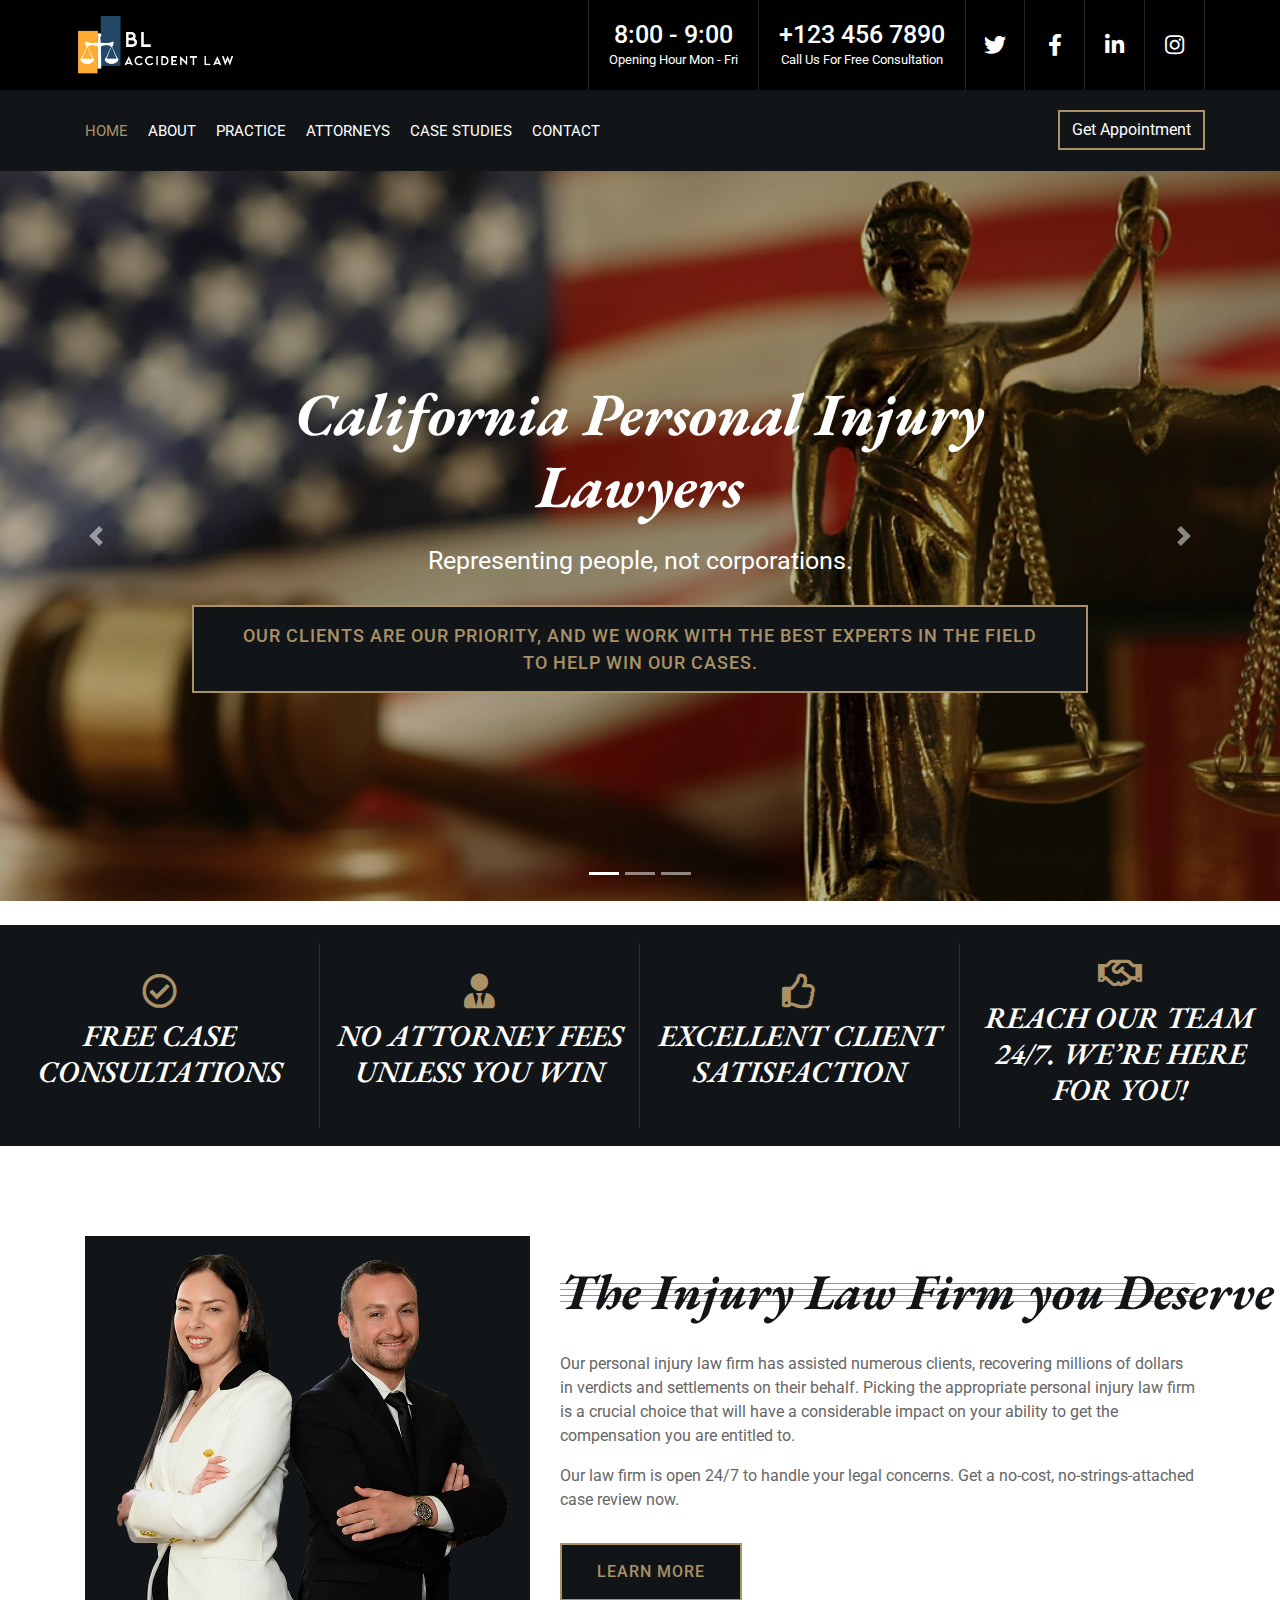
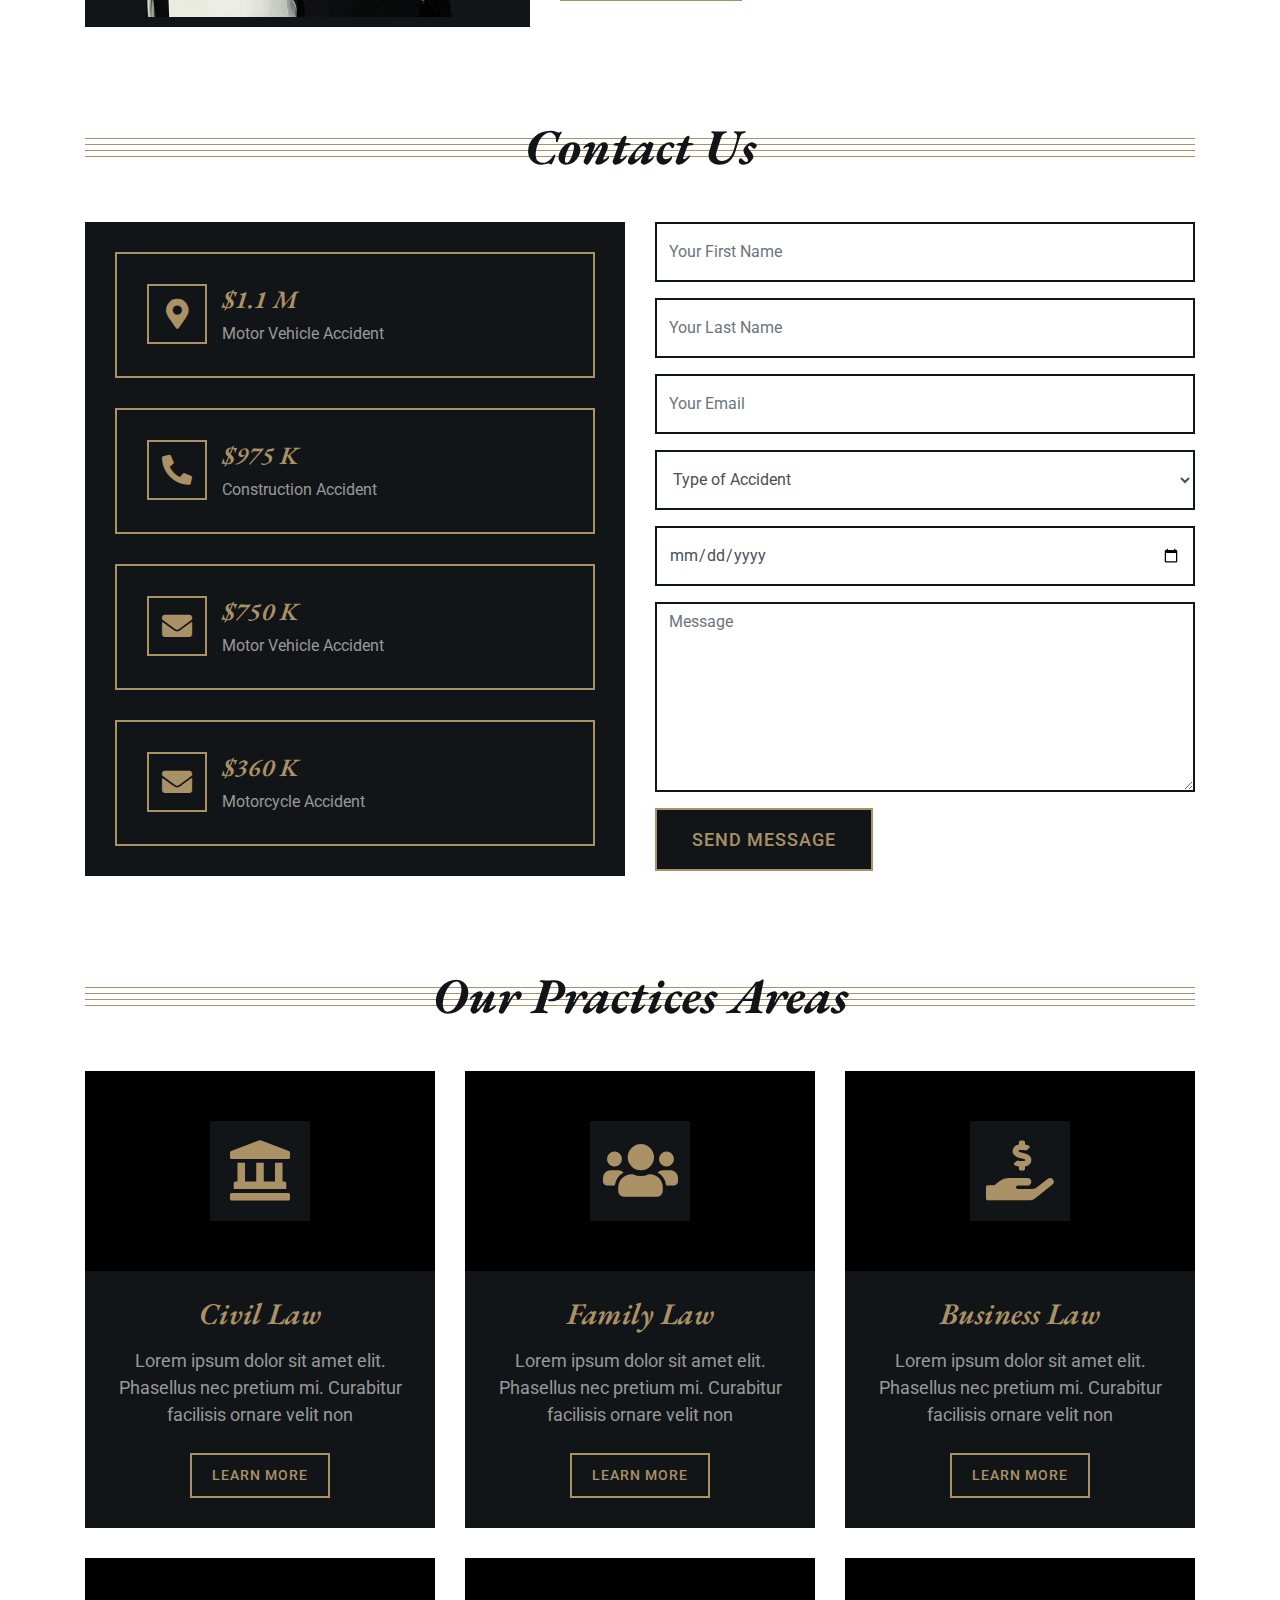
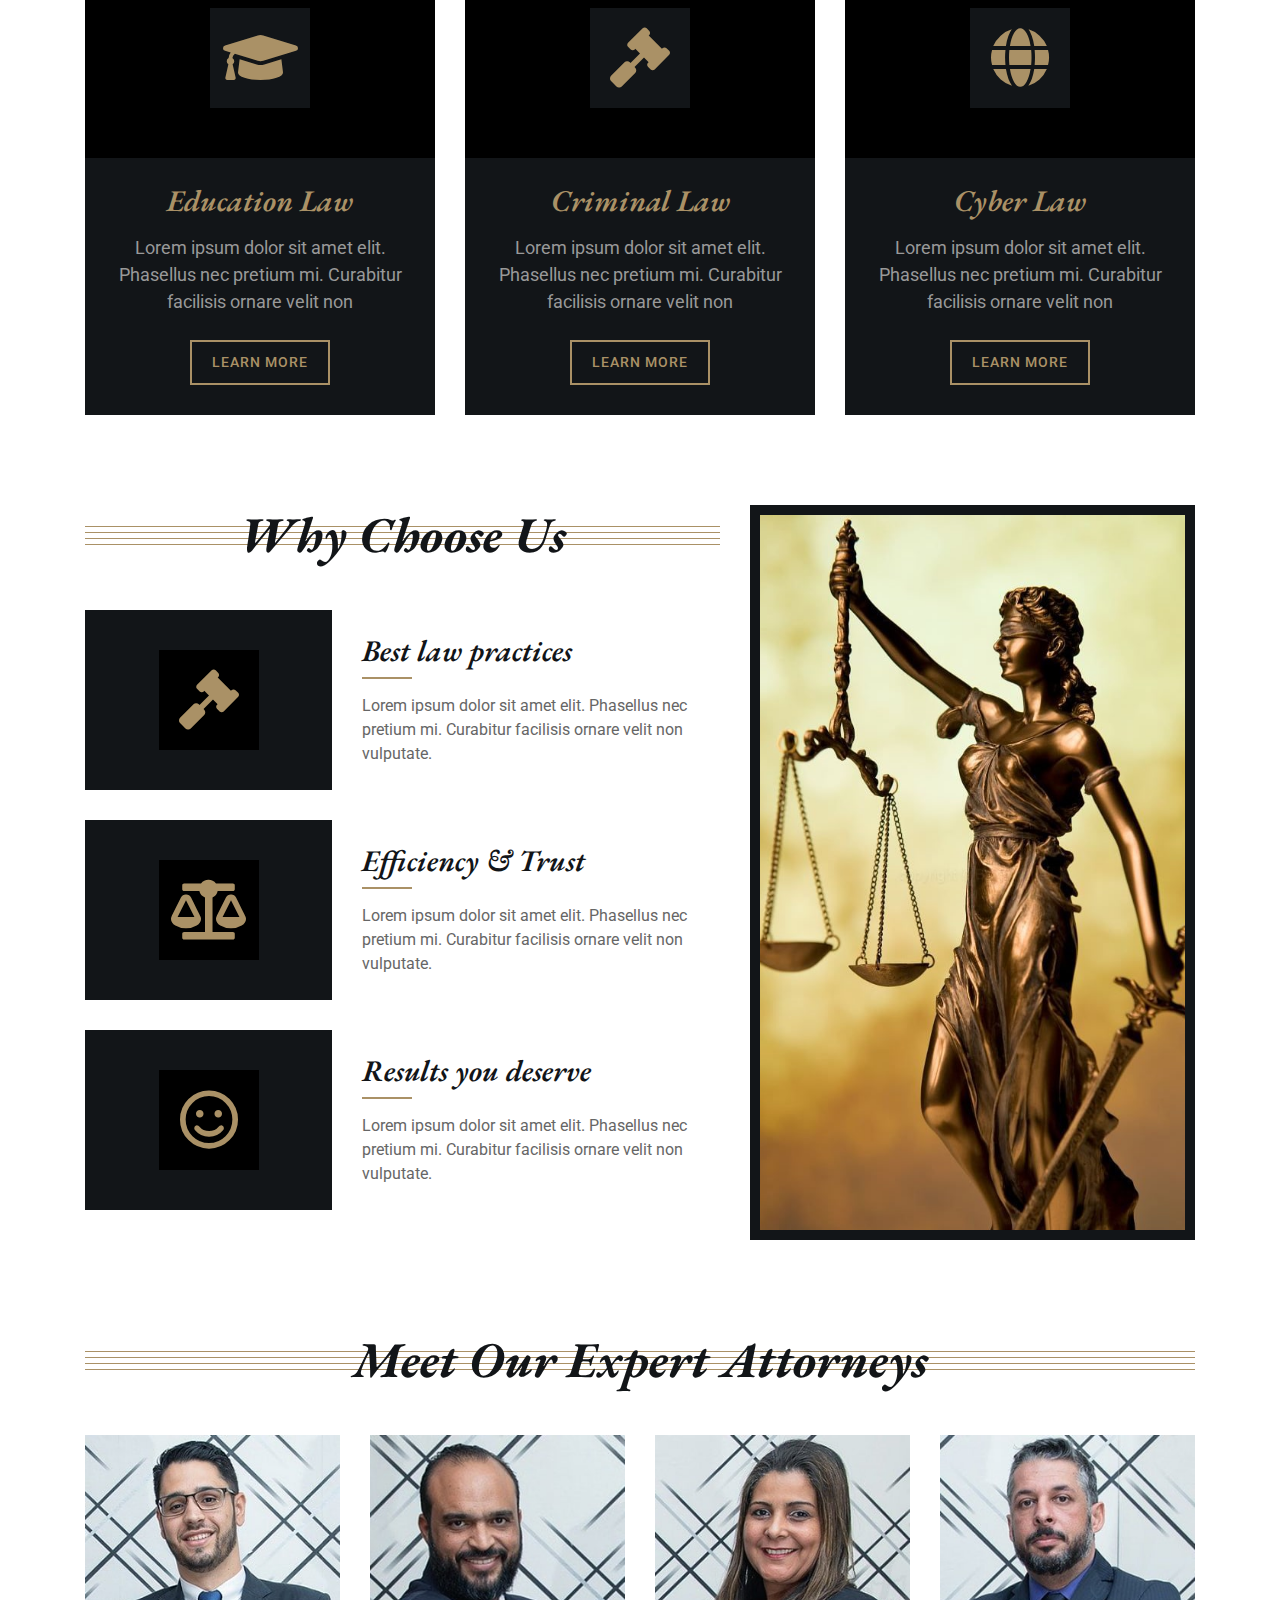
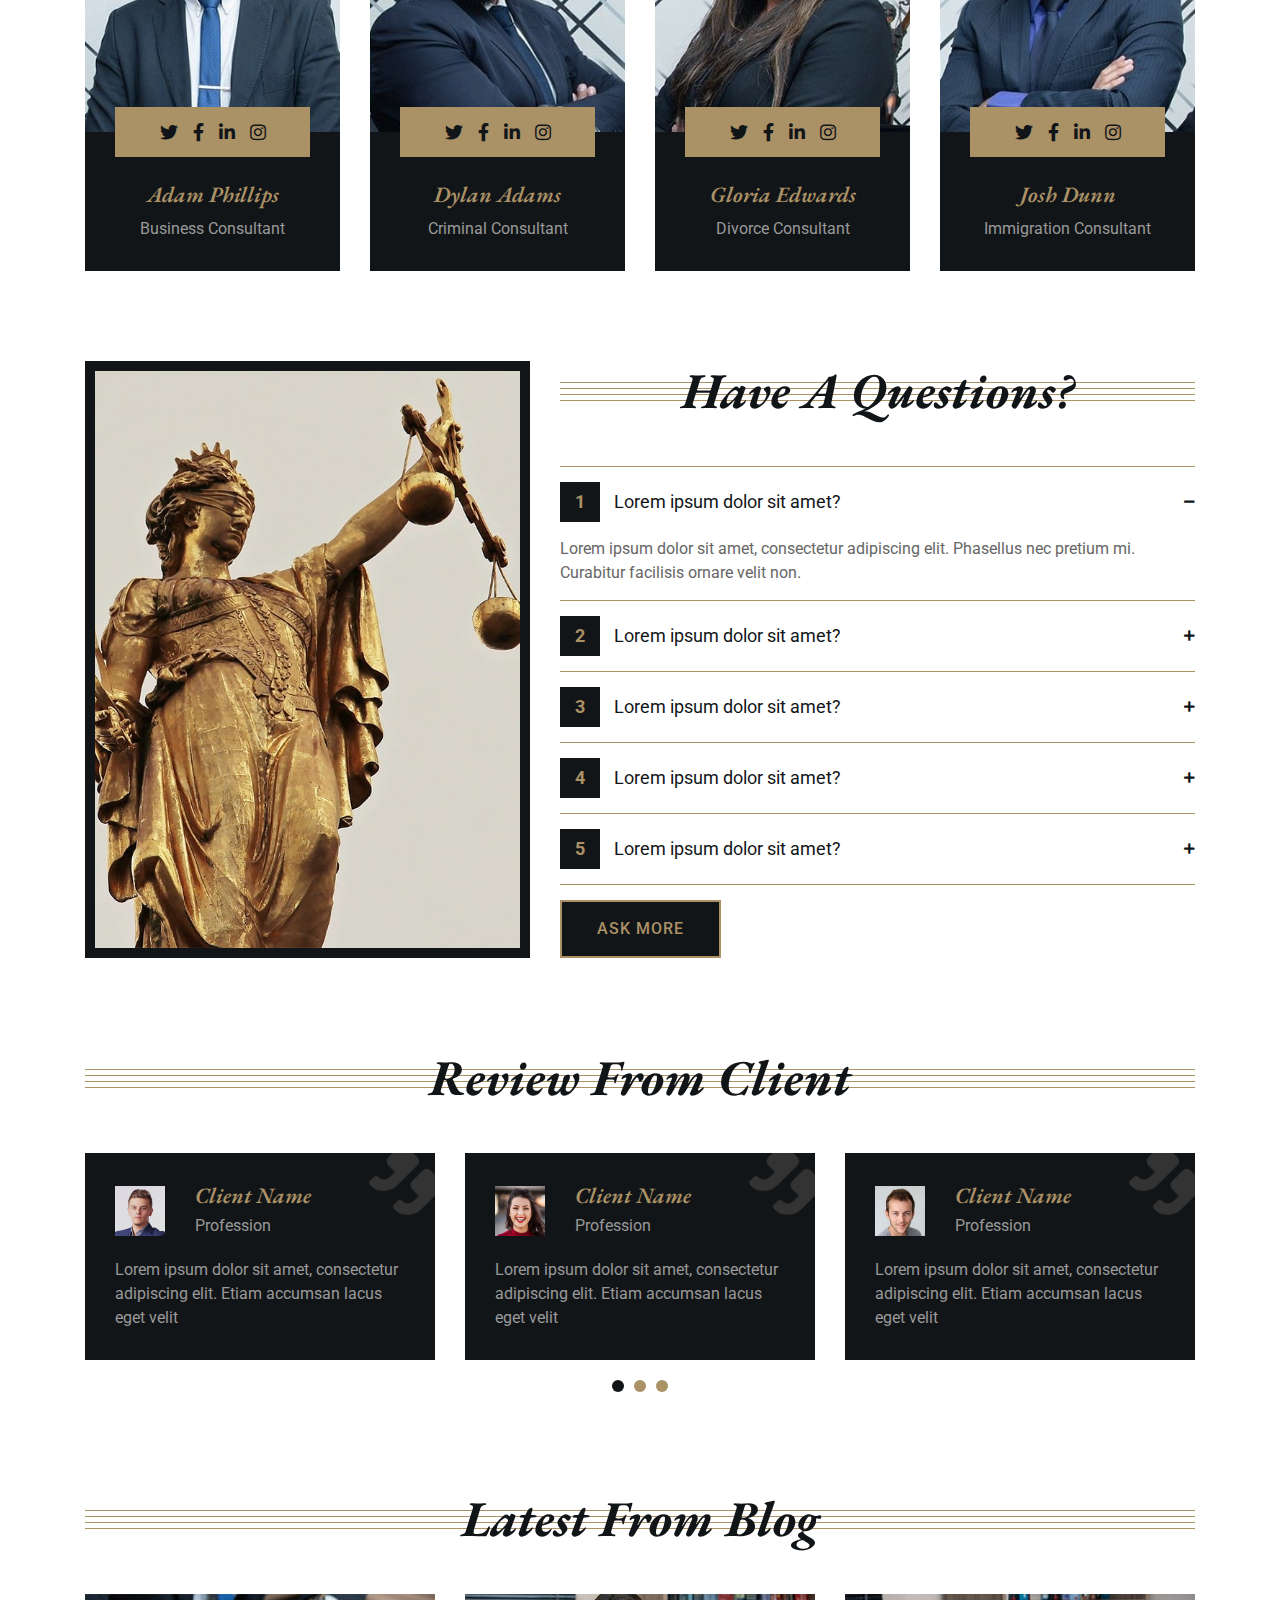
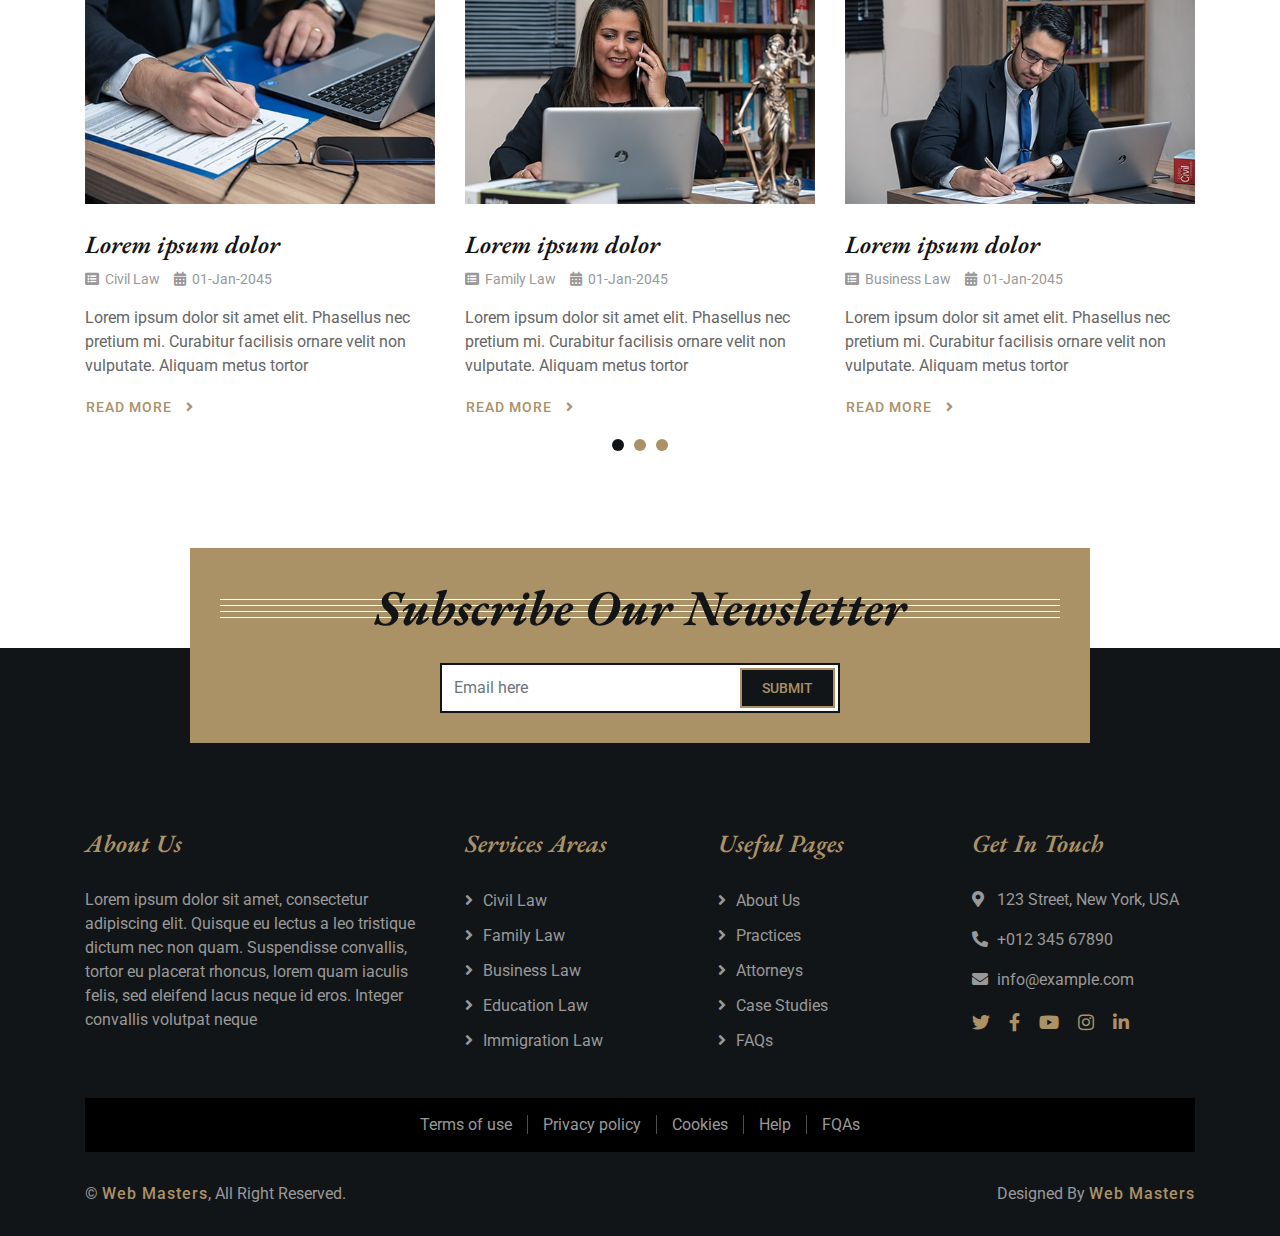
<file: index.html>
<!DOCTYPE html>
<html lang="en">
    <head>
        <meta charset="utf-8">
        <title>Web Masters</title>
        <meta content="width=device-width, initial-scale=1.0" name="viewport">
        <meta content="Law Firm " name="keywords">
        <meta content="Law Firm " name="description">

        <!-- Favicon -->
        <link href="img/favicon.ico" rel="icon">

        <!-- Google Font -->
        <link href="https://fonts.googleapis.com/css2?family=EB+Garamond:ital,wght@1,600;1,700;1,800&family=Roboto:wght@400;500&display=swap" rel="stylesheet"> 
        
        <!-- CSS Libraries -->
        <link href="https://stackpath.bootstrapcdn.com/bootstrap/4.4.1/css/bootstrap.min.css" rel="stylesheet">
        <link href="https://cdnjs.cloudflare.com/ajax/libs/font-awesome/5.10.0/css/all.min.css" rel="stylesheet">
        <link href="lib/animate/animate.min.css" rel="stylesheet">
        <link href="lib/owlcarousel/assets/owl.carousel.min.css" rel="stylesheet">

        <!-- Template Stylesheet -->
        <link href="css/style.css" rel="stylesheet">
    </head>

    <body>
        <div class="wrapper">
            <!-- Top Bar Start -->
            <div class="top-bar">
                <div class="container-fluid">
                    <div class="row">
                        <div class="col-lg-3">
                            <div class="logo">
                                <a href="index.html">
                                    <!-- <h1>Kanun</h1> -->
                                    <img src="img/logo.png" alt="Logo">
                                </a>
                            </div>
                        </div>
                        <div class="col-lg-9">
                            <div class="top-bar-right">
                                <div class="text">
                                    <h2>8:00 - 9:00</h2>
                                    <p>Opening Hour Mon - Fri</p>
                                </div>
                                <div class="text">
                                    <h2>+123 456 7890</h2>
                                    <p>Call Us For Free Consultation</p>
                                </div>
                                <div class="social">
                                    <a href=""><i class="fab fa-twitter"></i></a>
                                    <a href=""><i class="fab fa-facebook-f"></i></a>
                                    <a href=""><i class="fab fa-linkedin-in"></i></a>
                                    <a href=""><i class="fab fa-instagram"></i></a>
                                </div>
                            </div>
                        </div>
                    </div>
                </div>
            </div>
            <!-- Top Bar End -->

            <!-- Nav Bar Start -->
            <div class="nav-bar">
                <div class="container-fluid">
                    <nav class="navbar navbar-expand-lg bg-dark navbar-dark">
                        <a href="#" class="navbar-brand">MENU</a>
                        <button type="button" class="navbar-toggler" data-toggle="collapse" data-target="#navbarCollapse">
                            <span class="navbar-toggler-icon"></span>
                        </button>

                        <div class="collapse navbar-collapse justify-content-between" id="navbarCollapse">
                            <div class="navbar-nav mr-auto">
                                <a href="index.html" class="nav-item nav-link active">Home</a>
                                <a href="about.html" class="nav-item nav-link">About</a>
                                <a href="service.html" class="nav-item nav-link">Practice</a>
                                <a href="team.html" class="nav-item nav-link">Attorneys</a>
                                <a href="portfolio.html" class="nav-item nav-link">Case Studies</a>
                                
                                <a href="contact.html" class="nav-item nav-link">Contact</a>
                            </div>
                            <div class="ml-auto">
                                <a class="btn" href="">Get Appointment</a>
                            </div>
                        </div>
                    </nav>
                </div>
            </div>
            <!-- Nav Bar End -->
            
            
            <!-- Carousel Start -->
            <div id="carousel" class="carousel slide" data-ride="carousel">
                <ol class="carousel-indicators">
                    <li data-target="#carousel" data-slide-to="0" class="active"></li>
                    <li data-target="#carousel" data-slide-to="1"></li>
                    <li data-target="#carousel" data-slide-to="2"></li>
                </ol>
                <div class="carousel-inner">
                    <div class="carousel-item active">
                        <img src="img/carousel-1.jpg" alt="Carousel Image">
                        <div class="carousel-caption">
                            <h1 class="animated fadeInLeft">California Personal
                                Injury Lawyers</h1>
                            <p class="animated fadeInRight">Representing people, not corporations.</p>
                            <a class="btn animated fadeInUp" href="#">Our clients are our priority, and we work with the best experts in the field to help win our cases.</a>
                        </div>
                    </div>

                    <div class="carousel-item">
                        <img src="img/carousel-2.jpg" alt="Carousel Image">
                        <div class="carousel-caption">
                            <h1 class="animated fadeInLeft">We prepared to oppose for you</h1>
                            <p class="animated fadeInRight">Our clients are our priority, and we work with the best experts in the field to help win our cases.</p>
                            <a class="btn animated fadeInUp" href="#">Get free consultation</a>
                        </div>
                    </div>

                    <div class="carousel-item">
                        <img src="img/carousel-3.jpg" alt="Carousel Image">
                        <div class="carousel-caption">
                            <h1 class="animated fadeInLeft">
                                Representing people, not corporations.</h1>
                            <p class="animated fadeInRight">California Personal
                                Injury Lawyers</p>
                            <a class="btn animated fadeInUp" href="#">Get free consultation</a>
                        </div>
                    </div>
                </div>

                <a class="carousel-control-prev" href="#carousel" role="button" data-slide="prev">
                    <span class="carousel-control-prev-icon" aria-hidden="true"></span>
                    <span class="sr-only">Previous</span>
                </a>
                <a class="carousel-control-next" href="#carousel" role="button" data-slide="next">
                    <span class="carousel-control-next-icon" aria-hidden="true"></span>
                    <span class="sr-only">Next</span>
                </a>
            </div>
            <!-- Carousel End -->
            <br>
            
            <!-- Top Feature Start-->
            <div class="feature-top">
                <div class="container-fluid">
                    <div class="row align-items-center">
                        <div class="col-md-3 col-sm-6">
                            <div class="feature-item">
                                <i class="far fa-check-circle"></i>
                                <h3>FREE CASE CONSULTATIONS</h3>
                                
                            </div>
                        </div>
                        <div class="col-md-3 col-sm-6">
                            <div class="feature-item">
                                <i class="fa fa-user-tie"></i>
                                <h3>NO ATTORNEY FEES UNLESS YOU WIN</h3>
                                
                            </div>
                        </div>
                        <div class="col-md-3 col-sm-6">
                            <div class="feature-item">
                                <i class="far fa-thumbs-up"></i>
                                <h3>EXCELLENT CLIENT SATISFACTION</h3>
                                
                            </div>
                        </div>
                        <div class="col-md-3 col-sm-6">
                            <div class="feature-item">
                                <i class="far fa-handshake"></i>
                                <h3>REACH OUR TEAM 24/7.
                                    WE’RE HERE FOR YOU!</h3>
                                
                            </div>
                        </div>
                        
                    </div>
                </div>
            </div>
            <!-- Top Feature End-->
            
            
            <!-- About Start -->
            <div class="about">
                <div class="container">
                    <div class="row align-items-center">
                        <div class="col-lg-5 col-md-6">
                            <div class="about-img">
                                <img src="img/pic1.webp" alt="Image">
                            </div>
                        </div>
                        <div class="col-lg-7 col-md-6">
                            <div class="section-header">
                                <h2>The Injury Law Firm you Deserve</h2>
                            </div>
                            <div class="about-text">
                                <p>
                                    Our personal injury law firm has assisted numerous clients, recovering
                                    millions of dollars in verdicts and settlements on their behalf.  Picking the appropriate personal injury law firm is a crucial choice that will have a considerable impact on your ability to get the compensation you are entitled to.                                </p>
                                <p>
                                    Our law firm is open 24/7 to handle your legal concerns. Get a no-cost, no-strings-attached case review now.                                </p>
                                <a class="btn" href="">Learn More</a>
                            </div>
                        </div>
                    </div>
                </div>
            </div>
            <!-- About End -->

            <div class="contact">
                <div class="container">
                    <div class="section-header">
                        <h2>Contact Us</h2>
                    </div>
                    <div class="row">
                        <div class="col-md-6">
                            <div class="contact-info">
                                <div class="contact-item">
                                    <i class="fa fa-map-marker-alt"></i>
                                    <div class="contact-text">
                                        <h2>$1.1 M</h2>
                                        <p>Motor Vehicle Accident</p>
                                    </div>
                                </div>
                                <div class="contact-item">
                                    <i class="fa fa-phone-alt"></i>
                                    <div class="contact-text">
                                        <h2>$975 K</h2>
                                        <p> Construction Accident</p>
                                    </div>
                                </div>
                                <div class="contact-item">
                                    <i class="fa fa-envelope"></i>
                                    <div class="contact-text">
                                        <h2>$750 K</h2>
                                        <p>Motor Vehicle Accident</p>
                                    </div>
                                </div>
                                <div class="contact-item">
                                    <i class="fa fa-envelope"></i>
                                    <div class="contact-text">
                                        <h2>$360 K </h2>
                                        <p>Motorcycle Accident</p>
                                    </div>
                                </div>
                            </div>
                        </div>
                        <div class="col-md-6">
                            <div class="contact-form">
                                <form>
                                    <div class="form-group">
                                        <input type="text" class="form-control" placeholder="Your First Name" required="required" /> 
                                    </div>
                                    <div class="form-group">
                                        <input type="text" class="form-control" placeholder="Your Last Name" required="required" /> 
                                    </div>
                                    <div class="form-group">
                                        <input type="email" class="form-control" placeholder="Your Email" required="required" />
                                    </div>
                                    <div class="form-group">
                                        <select class="form-control" required="required" placeholder="asas" >
                                            <option  >Type of Accident</option>
                                            <option  >Accident</option>
                                            <option >Health</option>
                                            <option >Slip and Fall</option>
                                            <option >Car Accident</option>
                                            <option >Other</option>
                                        </select>
                                    </div>
                                    <div class="form-group">
                                        <input type="date" class="form-control" placeholder="Date of Accident" required="required" />
                                    </div>
                                    <div class="form-group">
                                        <textarea class="form-control" placeholder="Message" required="required" ></textarea>
                                    </div>
                                    <div>
                                        <button class="btn" type="submit">Send Message</button>
                                    </div>
                                </form>
                            </div>
                        </div>
                    </div>
                </div>
            </div>

            <!-- Service Start -->
            <div class="service">
                <div class="container">
                    <div class="section-header">
                        <h2>Our Practices Areas</h2>
                    </div>
                    <div class="row">
                        <div class="col-lg-4 col-md-6">
                            <div class="service-item">
                                <div class="service-icon">
                                    <i class="fa fa-landmark"></i>
                                </div>
                                <h3>Civil Law</h3>
                                <p>
                                    Lorem ipsum dolor sit amet elit. Phasellus nec pretium mi. Curabitur facilisis ornare velit non
                                </p>
                                <a class="btn" href="">Learn More</a>
                            </div>
                        </div>
                        <div class="col-lg-4 col-md-6">
                            <div class="service-item">
                                <div class="service-icon">
                                    <i class="fa fa-users"></i>
                                </div>
                                <h3>Family Law</h3>
                                <p>
                                    Lorem ipsum dolor sit amet elit. Phasellus nec pretium mi. Curabitur facilisis ornare velit non
                                </p>
                                <a class="btn" href="">Learn More</a>
                            </div>
                        </div>
                        <div class="col-lg-4 col-md-6">
                            <div class="service-item">
                                <div class="service-icon">
                                    <i class="fa fa-hand-holding-usd"></i>
                                </div>
                                <h3>Business Law</h3>
                                <p>
                                    Lorem ipsum dolor sit amet elit. Phasellus nec pretium mi. Curabitur facilisis ornare velit non
                                </p>
                                <a class="btn" href="">Learn More</a>
                            </div>
                        </div>
                        <div class="col-lg-4 col-md-6">
                            <div class="service-item">
                                <div class="service-icon">
                                    <i class="fa fa-graduation-cap"></i>
                                </div>
                                <h3>Education Law</h3>
                                <p>
                                    Lorem ipsum dolor sit amet elit. Phasellus nec pretium mi. Curabitur facilisis ornare velit non
                                </p>
                                <a class="btn" href="">Learn More</a>
                            </div>
                        </div>
                        <div class="col-lg-4 col-md-6">
                            <div class="service-item">
                                <div class="service-icon">
                                    <i class="fa fa-gavel"></i>
                                </div>
                                <h3>Criminal Law</h3>
                                <p>
                                    Lorem ipsum dolor sit amet elit. Phasellus nec pretium mi. Curabitur facilisis ornare velit non
                                </p>
                                <a class="btn" href="">Learn More</a>
                            </div>
                        </div>
                        <div class="col-lg-4 col-md-6">
                            <div class="service-item">
                                <div class="service-icon">
                                    <i class="fa fa-globe"></i>
                                </div>
                                <h3>Cyber Law</h3>
                                <p>
                                    Lorem ipsum dolor sit amet elit. Phasellus nec pretium mi. Curabitur facilisis ornare velit non
                                </p>
                                <a class="btn" href="">Learn More</a>
                            </div>
                        </div>
                    </div>
                </div>
            </div>
            <!-- Service End -->
            
            
            <!-- Feature Start -->
            <div class="feature">
                <div class="container">
                    <div class="row">
                        <div class="col-md-7">
                            <div class="section-header">
                                <h2>Why Choose Us</h2>
                            </div>
                            <div class="row align-items-center feature-item">
                                <div class="col-5">
                                    <div class="feature-icon">
                                        <i class="fa fa-gavel"></i>
                                    </div>
                                </div>
                                <div class="col-7">
                                    <h3>Best law practices</h3>
                                    <p>
                                        Lorem ipsum dolor sit amet elit. Phasellus nec pretium mi. Curabitur facilisis ornare velit non vulputate.
                                    </p>
                                </div>
                            </div>
                            <div class="row align-items-center feature-item">
                                <div class="col-5">
                                    <div class="feature-icon">
                                        <i class="fa fa-balance-scale"></i>
                                    </div>
                                </div>
                                <div class="col-7">
                                    <h3>Efficiency & Trust</h3>
                                    <p>
                                        Lorem ipsum dolor sit amet elit. Phasellus nec pretium mi. Curabitur facilisis ornare velit non vulputate.
                                    </p>
                                </div>
                            </div>
                            <div class="row align-items-center feature-item">
                                <div class="col-5">
                                    <div class="feature-icon">
                                        <i class="far fa-smile"></i>
                                    </div>
                                </div>
                                <div class="col-7">
                                    <h3>Results you deserve</h3>
                                    <p>
                                        Lorem ipsum dolor sit amet elit. Phasellus nec pretium mi. Curabitur facilisis ornare velit non vulputate.
                                    </p>
                                </div>
                            </div>
                        </div>
                        <div class="col-md-5">
                            <div class="feature-img">
                                <img src="img/feature.jpg" alt="Feature">
                            </div>
                        </div>
                    </div>
                </div>
            </div>
            <!-- Feature End -->
            
            
            <!-- Team Start -->
            <div class="team">
                <div class="container">
                    <div class="section-header">
                        <h2>Meet Our Expert Attorneys</h2>
                    </div>
                    <div class="row">
                        <div class="col-lg-3 col-md-6">
                            <div class="team-item">
                                <div class="team-img">
                                    <img src="img/team-1.jpg" alt="Team Image">
                                </div>
                                <div class="team-text">
                                    <h2>Adam Phillips</h2>
                                    <p>Business Consultant</p>
                                    <div class="team-social">
                                        <a class="social-tw" href=""><i class="fab fa-twitter"></i></a>
                                        <a class="social-fb" href=""><i class="fab fa-facebook-f"></i></a>
                                        <a class="social-li" href=""><i class="fab fa-linkedin-in"></i></a>
                                        <a class="social-in" href=""><i class="fab fa-instagram"></i></a>
                                    </div>
                                </div>
                            </div>
                        </div>
                        <div class="col-lg-3 col-md-6">
                            <div class="team-item">
                                <div class="team-img">
                                    <img src="img/team-2.jpg" alt="Team Image">
                                </div>
                                <div class="team-text">
                                    <h2>Dylan Adams</h2>
                                    <p>Criminal Consultant</p>
                                    <div class="team-social">
                                        <a class="social-tw" href=""><i class="fab fa-twitter"></i></a>
                                        <a class="social-fb" href=""><i class="fab fa-facebook-f"></i></a>
                                        <a class="social-li" href=""><i class="fab fa-linkedin-in"></i></a>
                                        <a class="social-in" href=""><i class="fab fa-instagram"></i></a>
                                    </div>
                                </div>
                            </div>
                        </div>
                        <div class="col-lg-3 col-md-6">
                            <div class="team-item">
                                <div class="team-img">
                                    <img src="img/team-3.jpg" alt="Team Image">
                                </div>
                                <div class="team-text">
                                    <h2>Gloria Edwards</h2>
                                    <p>Divorce Consultant</p>
                                    <div class="team-social">
                                        <a class="social-tw" href=""><i class="fab fa-twitter"></i></a>
                                        <a class="social-fb" href=""><i class="fab fa-facebook-f"></i></a>
                                        <a class="social-li" href=""><i class="fab fa-linkedin-in"></i></a>
                                        <a class="social-in" href=""><i class="fab fa-instagram"></i></a>
                                    </div>
                                </div>
                            </div>
                        </div>
                        <div class="col-lg-3 col-md-6">
                            <div class="team-item">
                                <div class="team-img">
                                    <img src="img/team-4.jpg" alt="Team Image">
                                </div>
                                <div class="team-text">
                                    <h2>Josh Dunn</h2>
                                    <p>Immigration Consultant</p>
                                    <div class="team-social">
                                        <a class="social-tw" href=""><i class="fab fa-twitter"></i></a>
                                        <a class="social-fb" href=""><i class="fab fa-facebook-f"></i></a>
                                        <a class="social-li" href=""><i class="fab fa-linkedin-in"></i></a>
                                        <a class="social-in" href=""><i class="fab fa-instagram"></i></a>
                                    </div>
                                </div>
                            </div>
                        </div>
                    </div>
                </div>
            </div>
            <!-- Team End -->


            <!-- FAQs Start -->
            <div class="faqs">
                <div class="container">
                    <div class="row">
                        <div class="col-md-5">
                            <div class="faqs-img">
                                <img src="img/faqs.jpg" alt="Image">
                            </div>
                        </div>
                        <div class="col-md-7">
                            <div class="section-header">
                                <h2>Have A Questions?</h2>
                            </div>
                            <div id="accordion">
                                <div class="card">
                                    <div class="card-header">
                                        <a class="card-link collapsed" data-toggle="collapse" href="#collapseOne" aria-expanded="true">
                                            <span>1</span> Lorem ipsum dolor sit amet?
                                        </a>
                                    </div>
                                    <div id="collapseOne" class="collapse show" data-parent="#accordion">
                                        <div class="card-body">
                                            Lorem ipsum dolor sit amet, consectetur adipiscing elit. Phasellus nec pretium mi. Curabitur facilisis ornare velit non.
                                        </div>
                                    </div>
                                </div>
                                <div class="card">
                                    <div class="card-header">
                                        <a class="card-link" data-toggle="collapse" href="#collapseTwo">
                                            <span>2</span> Lorem ipsum dolor sit amet?
                                        </a>
                                    </div>
                                    <div id="collapseTwo" class="collapse" data-parent="#accordion">
                                        <div class="card-body">
                                            Lorem ipsum dolor sit amet, consectetur adipiscing elit. Phasellus nec pretium mi. Curabitur facilisis ornare velit non.
                                        </div>
                                    </div>
                                </div>
                                <div class="card">
                                    <div class="card-header">
                                        <a class="card-link" data-toggle="collapse" href="#collapseThree">
                                            <span>3</span> Lorem ipsum dolor sit amet?
                                        </a>
                                    </div>
                                    <div id="collapseThree" class="collapse" data-parent="#accordion">
                                        <div class="card-body">
                                            Lorem ipsum dolor sit amet, consectetur adipiscing elit. Phasellus nec pretium mi. Curabitur facilisis ornare velit non.
                                        </div>
                                    </div>
                                </div>
                                <div class="card">
                                    <div class="card-header">
                                        <a class="card-link" data-toggle="collapse" href="#collapseFour">
                                            <span>4</span> Lorem ipsum dolor sit amet?
                                        </a>
                                    </div>
                                    <div id="collapseFour" class="collapse" data-parent="#accordion">
                                        <div class="card-body">
                                            Lorem ipsum dolor sit amet, consectetur adipiscing elit. Phasellus nec pretium mi. Curabitur facilisis ornare velit non.
                                        </div>
                                    </div>
                                </div>
                                <div class="card">
                                    <div class="card-header">
                                        <a class="card-link" data-toggle="collapse" href="#collapseFive">
                                            <span>5</span> Lorem ipsum dolor sit amet?
                                        </a>
                                    </div>
                                    <div id="collapseFive" class="collapse" data-parent="#accordion">
                                        <div class="card-body">
                                            Lorem ipsum dolor sit amet, consectetur adipiscing elit. Phasellus nec pretium mi. Curabitur facilisis ornare velit non.
                                        </div>
                                    </div>
                                </div> 
                            </div>
                            <a class="btn" href="">Ask more</a>
                        </div>
                    </div>
                </div>
            </div>
            <!-- FAQs End -->


            <!-- Testimonial Start -->
            <div class="testimonial">
                <div class="container">
                    <div class="section-header">
                        <h2>Review From Client</h2>
                    </div>
                    <div class="owl-carousel testimonials-carousel">
                        <div class="testimonial-item">
                            <i class="fa fa-quote-right"></i>
                            <div class="row align-items-center">
                                <div class="col-3">
                                    <img src="img/testimonial-1.jpg" alt="">
                                </div>
                                <div class="col-9">
                                    <h2>Client Name</h2>
                                    <p>Profession</p>
                                </div>
                                <div class="col-12">
                                    <p>
                                        Lorem ipsum dolor sit amet, consectetur adipiscing elit. Etiam accumsan lacus eget velit
                                    </p>
                                </div>
                            </div>
                        </div>
                        <div class="testimonial-item">
                            <i class="fa fa-quote-right"></i>
                            <div class="row align-items-center">
                                <div class="col-3">
                                    <img src="img/testimonial-2.jpg" alt="">
                                </div>
                                <div class="col-9">
                                    <h2>Client Name</h2>
                                    <p>Profession</p>
                                </div>
                                <div class="col-12">
                                    <p>
                                        Lorem ipsum dolor sit amet, consectetur adipiscing elit. Etiam accumsan lacus eget velit
                                    </p>
                                </div>
                            </div>
                        </div>
                        <div class="testimonial-item">
                            <i class="fa fa-quote-right"></i>
                            <div class="row align-items-center">
                                <div class="col-3">
                                    <img src="img/testimonial-3.jpg" alt="">
                                </div>
                                <div class="col-9">
                                    <h2>Client Name</h2>
                                    <p>Profession</p>
                                </div>
                                <div class="col-12">
                                    <p>
                                        Lorem ipsum dolor sit amet, consectetur adipiscing elit. Etiam accumsan lacus eget velit
                                    </p>
                                </div>
                            </div>
                        </div>
                        <div class="testimonial-item">
                            <i class="fa fa-quote-right"></i>
                            <div class="row align-items-center">
                                <div class="col-3">
                                    <img src="img/testimonial-4.jpg" alt="">
                                </div>
                                <div class="col-9">
                                    <h2>Client Name</h2>
                                    <p>Profession</p>
                                </div>
                                <div class="col-12">
                                    <p>
                                        Lorem ipsum dolor sit amet, consectetur adipiscing elit. Etiam accumsan lacus eget velit
                                    </p>
                                </div>
                            </div>
                        </div>
                        <div class="testimonial-item">
                            <i class="fa fa-quote-right"></i>
                            <div class="row align-items-center">
                                <div class="col-3">
                                    <img src="img/testimonial-1.jpg" alt="">
                                </div>
                                <div class="col-9">
                                    <h2>Client Name</h2>
                                    <p>Profession</p>
                                </div>
                                <div class="col-12">
                                    <p>
                                        Lorem ipsum dolor sit amet, consectetur adipiscing elit. Etiam accumsan lacus eget velit
                                    </p>
                                </div>
                            </div>
                        </div>
                        <div class="testimonial-item">
                            <i class="fa fa-quote-right"></i>
                            <div class="row align-items-center">
                                <div class="col-3">
                                    <img src="img/testimonial-2.jpg" alt="">
                                </div>
                                <div class="col-9">
                                    <h2>Client Name</h2>
                                    <p>Profession</p>
                                </div>
                                <div class="col-12">
                                    <p>
                                        Lorem ipsum dolor sit amet, consectetur adipiscing elit. Etiam accumsan lacus eget velit
                                    </p>
                                </div>
                            </div>
                        </div>
                        <div class="testimonial-item">
                            <i class="fa fa-quote-right"></i>
                            <div class="row align-items-center">
                                <div class="col-3">
                                    <img src="img/testimonial-3.jpg" alt="">
                                </div>
                                <div class="col-9">
                                    <h2>Client Name</h2>
                                    <p>Profession</p>
                                </div>
                                <div class="col-12">
                                    <p>
                                        Lorem ipsum dolor sit amet, consectetur adipiscing elit. Etiam accumsan lacus eget velit
                                    </p>
                                </div>
                            </div>
                        </div>
                    </div>
                </div>
            </div>
            <!-- Testimonial End -->


            <!-- Blog Start -->
            <div class="blog">
                <div class="container">
                    <div class="section-header">
                        <h2>Latest From Blog</h2>
                    </div>
                    <div class="owl-carousel blog-carousel">
                        <div class="blog-item">
                            <img src="img/blog-1.jpg" alt="Blog">
                            <h3>Lorem ipsum dolor</h3>
                            <div class="meta">
                                <i class="fa fa-list-alt"></i>
                                <a href="">Civil Law</a>
                                <i class="fa fa-calendar-alt"></i>
                                <p>01-Jan-2045</p>
                            </div>
                            <p>
                                Lorem ipsum dolor sit amet elit. Phasellus nec pretium mi. Curabitur facilisis ornare velit non vulputate. Aliquam metus tortor
                            </p>
                            <a class="btn" href="">Read More <i class="fa fa-angle-right"></i></a>
                        </div>
                        <div class="blog-item">
                            <img src="img/blog-2.jpg" alt="Blog">
                            <h3>Lorem ipsum dolor</h3>
                            <div class="meta">
                                <i class="fa fa-list-alt"></i>
                                <a href="">Family Law</a>
                                <i class="fa fa-calendar-alt"></i>
                                <p>01-Jan-2045</p>
                            </div>
                            <p>
                                Lorem ipsum dolor sit amet elit. Phasellus nec pretium mi. Curabitur facilisis ornare velit non vulputate. Aliquam metus tortor
                            </p>
                            <a class="btn" href="">Read More <i class="fa fa-angle-right"></i></a>
                        </div>
                        <div class="blog-item">
                            <img src="img/blog-3.jpg" alt="Blog">
                            <h3>Lorem ipsum dolor</h3>
                            <div class="meta">
                                <i class="fa fa-list-alt"></i>
                                <a href="">Business Law</a>
                                <i class="fa fa-calendar-alt"></i>
                                <p>01-Jan-2045</p>
                            </div>
                            <p>
                                Lorem ipsum dolor sit amet elit. Phasellus nec pretium mi. Curabitur facilisis ornare velit non vulputate. Aliquam metus tortor
                            </p>
                            <a class="btn" href="">Read More <i class="fa fa-angle-right"></i></a>
                        </div>
                        <div class="blog-item">
                            <img src="img/blog-1.jpg" alt="Blog">
                            <h3>Lorem ipsum dolor</h3>
                            <div class="meta">
                                <i class="fa fa-list-alt"></i>
                                <a href="">Education Law</a>
                                <i class="fa fa-calendar-alt"></i>
                                <p>01-Jan-2045</p>
                            </div>
                            <p>
                                Lorem ipsum dolor sit amet elit. Phasellus nec pretium mi. Curabitur facilisis ornare velit non vulputate. Aliquam metus tortor
                            </p>
                            <a class="btn" href="">Read More <i class="fa fa-angle-right"></i></a>
                        </div>
                        <div class="blog-item">
                            <img src="img/blog-2.jpg" alt="Blog">
                            <h3>Lorem ipsum dolor</h3>
                            <div class="meta">
                                <i class="fa fa-list-alt"></i>
                                <a href="">Criminal Law</a>
                                <i class="fa fa-calendar-alt"></i>
                                <p>01-Jan-2045</p>
                            </div>
                            <p>
                                Lorem ipsum dolor sit amet elit. Phasellus nec pretium mi. Curabitur facilisis ornare velit non vulputate. Aliquam metus tortor
                            </p>
                            <a class="btn" href="">Read More <i class="fa fa-angle-right"></i></a>
                        </div>
                        <div class="blog-item">
                            <img src="img/blog-3.jpg" alt="Blog">
                            <h3>Lorem ipsum dolor</h3>
                            <div class="meta">
                                <i class="fa fa-list-alt"></i>
                                <a href="">Cyber Law</a>
                                <i class="fa fa-calendar-alt"></i>
                                <p>01-Jan-2045</p>
                            </div>
                            <p>
                                Lorem ipsum dolor sit amet elit. Phasellus nec pretium mi. Curabitur facilisis ornare velit non vulputate. Aliquam metus tortor
                            </p>
                            <a class="btn" href="">Read More <i class="fa fa-angle-right"></i></a>
                        </div>
                        <div class="blog-item">
                            <img src="img/blog-1.jpg" alt="Blog">
                            <h3>Lorem ipsum dolor</h3>
                            <div class="meta">
                                <i class="fa fa-list-alt"></i>
                                <a href="">Business Law</a>
                                <i class="fa fa-calendar-alt"></i>
                                <p>01-Jan-2045</p>
                            </div>
                            <p>
                                Lorem ipsum dolor sit amet elit. Phasellus nec pretium mi. Curabitur facilisis ornare velit non vulputate. Aliquam metus tortor
                            </p>
                            <a class="btn" href="">Read More <i class="fa fa-angle-right"></i></a>
                        </div>
                    </div>
                </div>
            </div>
            <!-- Blog End -->
            
            
            <!-- Newsletter Start -->
            <div class="newsletter">
                <div class="container">
                    <div class="section-header">
                        <h2>Subscribe Our Newsletter</h2>
                    </div>
                    <div class="form">
                        <input class="form-control" placeholder="Email here">
                        <button class="btn">Submit</button>
                    </div>
                </div>
            </div>
            <!-- Newsletter End -->


            <!-- Footer Start -->
            <div class="footer">
                <div class="container">
                    <div class="row">
                        <div class="col-md-6 col-lg-4">
                            <div class="footer-about">
                                <h2>About Us</h2>
                                <p>
                                    Lorem ipsum dolor sit amet, consectetur adipiscing elit. Quisque eu lectus a leo tristique dictum nec non quam. Suspendisse convallis, tortor eu placerat rhoncus, lorem quam iaculis felis, sed eleifend lacus neque id eros. Integer convallis volutpat neque
                                </p>
                            </div>
                        </div>
                        <div class="col-md-6 col-lg-8">
                            <div class="row">
                        <div class="col-md-6 col-lg-4">
                            <div class="footer-link">
                                <h2>Services Areas</h2>
                                <a href="">Civil Law</a>
                                <a href="">Family Law</a>
                                <a href="">Business Law</a>
                                <a href="">Education Law</a>
                                <a href="">Immigration Law</a>
                            </div>
                        </div>
                        <div class="col-md-6 col-lg-4">
                            <div class="footer-link">
                                <h2>Useful Pages</h2>
                                <a href="">About Us</a>
                                <a href="">Practices</a>
                                <a href="">Attorneys</a>
                                <a href="">Case Studies</a>
                                <a href="">FAQs</a>
                            </div>
                        </div>
                        <div class="col-md-6 col-lg-4">
                            <div class="footer-contact">
                                <h2>Get In Touch</h2>
                                <p><i class="fa fa-map-marker-alt"></i>123 Street, New York, USA</p>
                                <p><i class="fa fa-phone-alt"></i>+012 345 67890</p>
                                <p><i class="fa fa-envelope"></i>info@example.com</p>
                                <div class="footer-social">
                                    <a href=""><i class="fab fa-twitter"></i></a>
                                    <a href=""><i class="fab fa-facebook-f"></i></a>
                                    <a href=""><i class="fab fa-youtube"></i></a>
                                    <a href=""><i class="fab fa-instagram"></i></a>
                                    <a href=""><i class="fab fa-linkedin-in"></i></a>
                                </div>
                            </div>
                        </div>
                        </div>
                    </div>
                    </div>
                </div>
                <div class="container footer-menu">
                    <div class="f-menu">
                        <a href="">Terms of use</a>
                        <a href="">Privacy policy</a>
                        <a href="">Cookies</a>
                        <a href="">Help</a>
                        <a href="">FQAs</a>
                    </div>
                </div>
                <div class="container copyright">
                    <div class="row">
                        <div class="col-md-6">
                            <p>&copy; <a href="">Web Masters</a>, All Right Reserved.</p>
                        </div>
                        <div class="col-md-6">
                            <p>Designed By <a href="">Web Masters</a></p>
                        </div>
                    </div>
                </div>
            </div>
            <!-- Footer End -->
            
            <a href="#" class="back-to-top"><i class="fa fa-chevron-up"></i></a>
        </div>

        <!-- JavaScript Libraries -->
        <script src="https://code.jquery.com/jquery-3.4.1.min.js"></script>
        <script src="https://stackpath.bootstrapcdn.com/bootstrap/4.4.1/js/bootstrap.bundle.min.js"></script>
        <script src="lib/easing/easing.min.js"></script>
        <script src="lib/owlcarousel/owl.carousel.min.js"></script>
        <script src="lib/isotope/isotope.pkgd.min.js"></script>

        <!-- Template Javascript -->
        <script src="js/main.js"></script>
    </body>
</html>
</file>
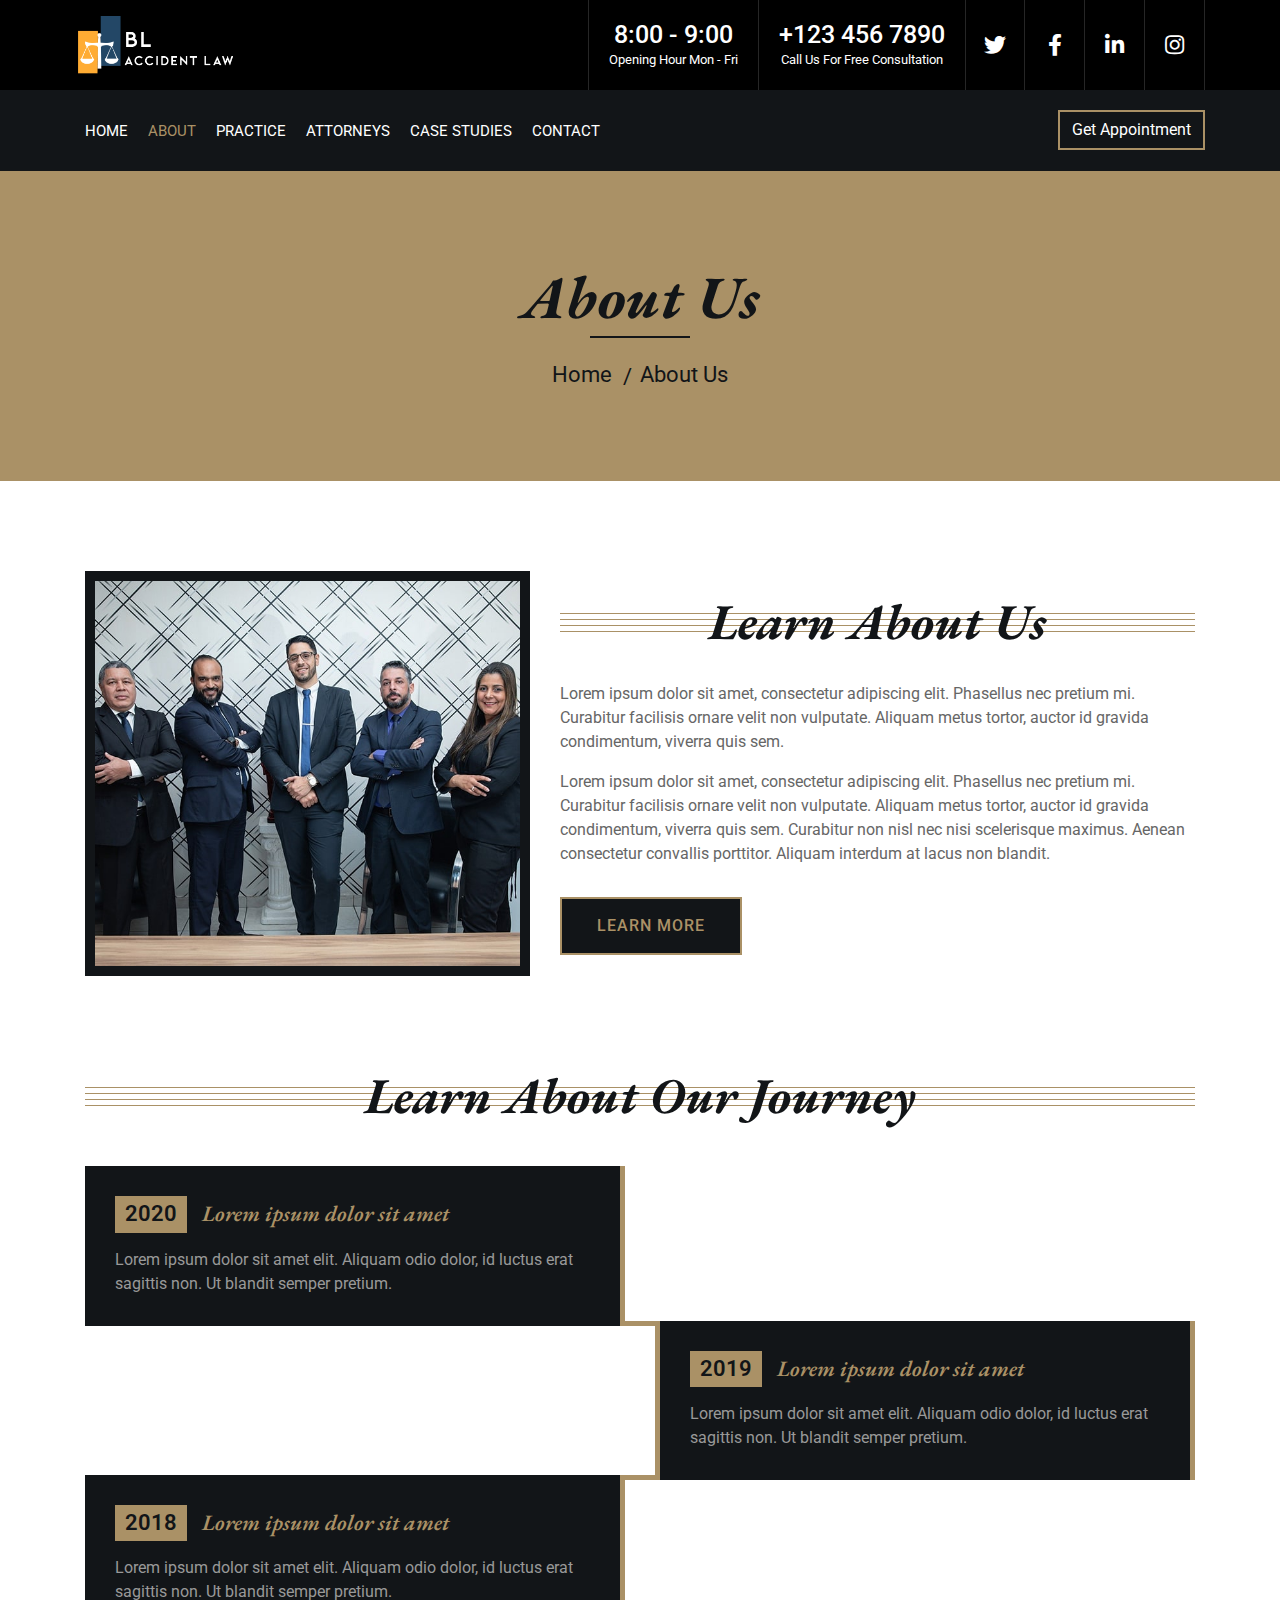
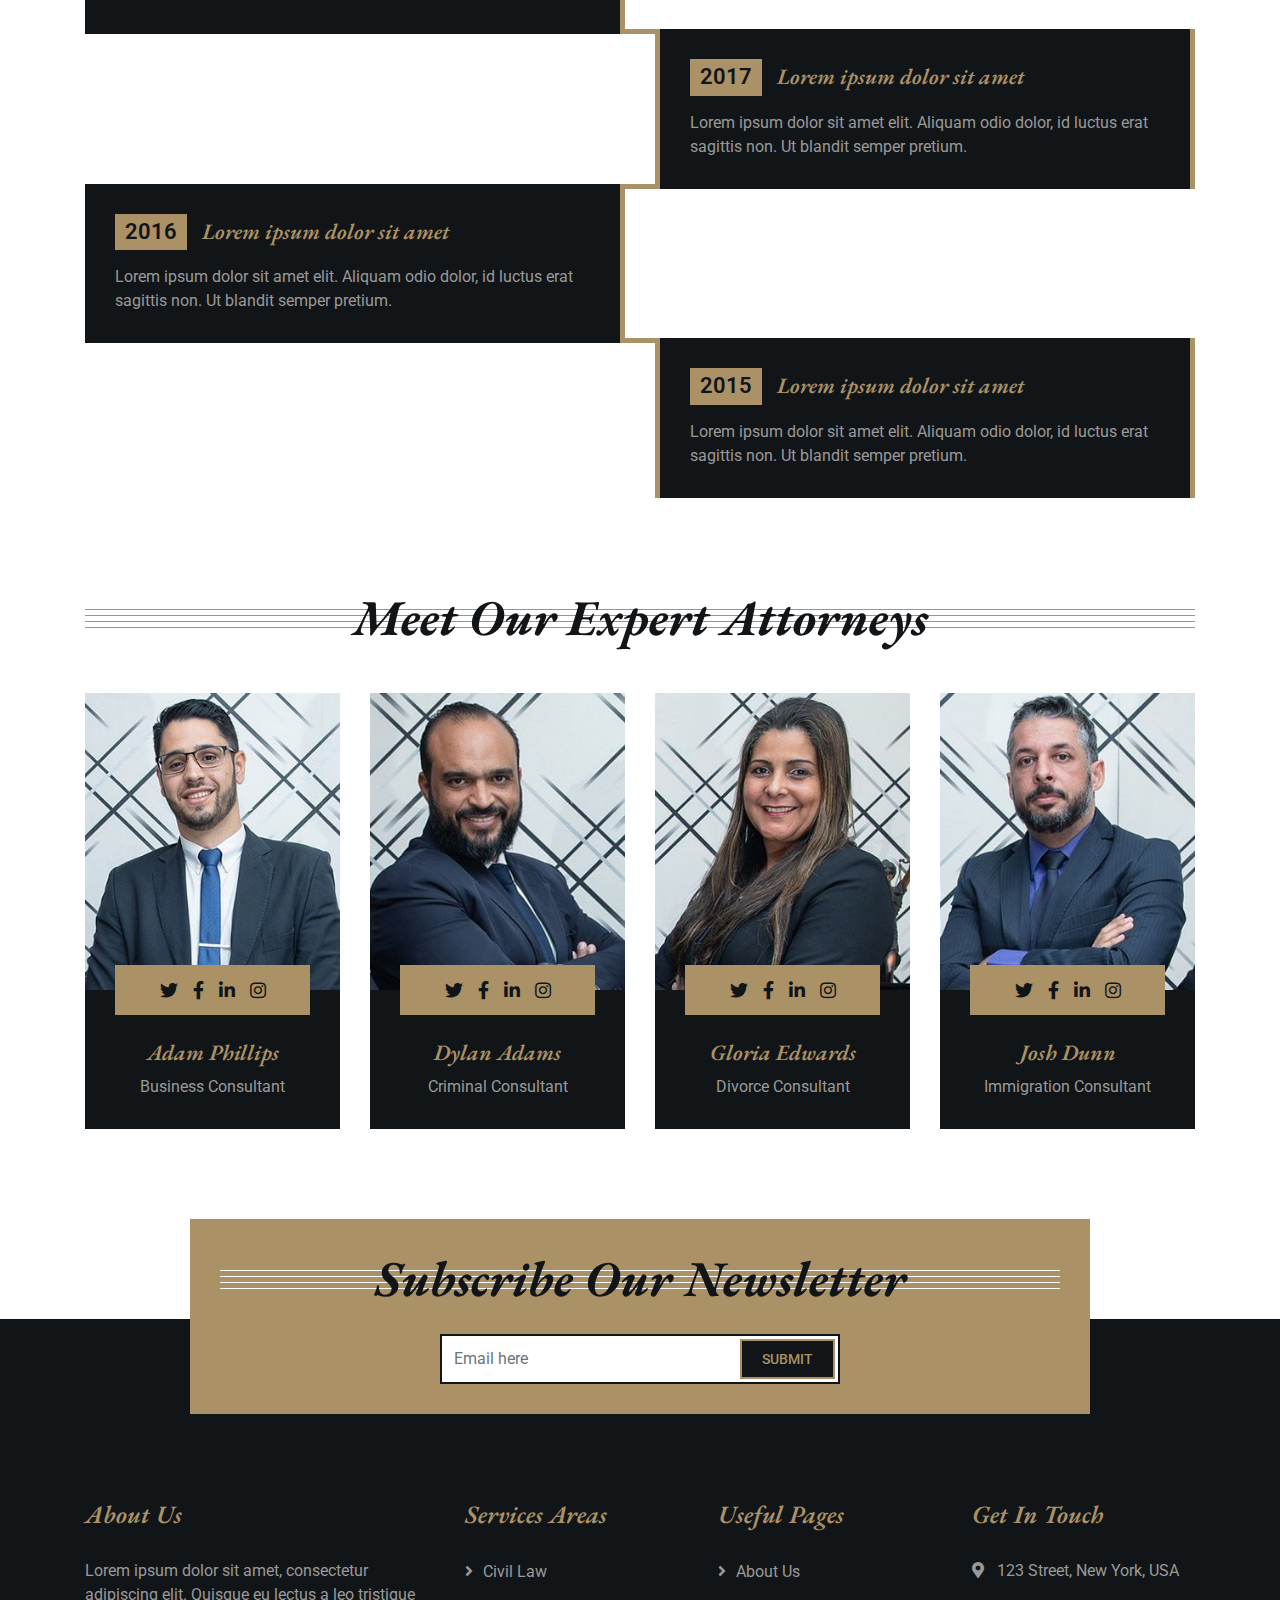
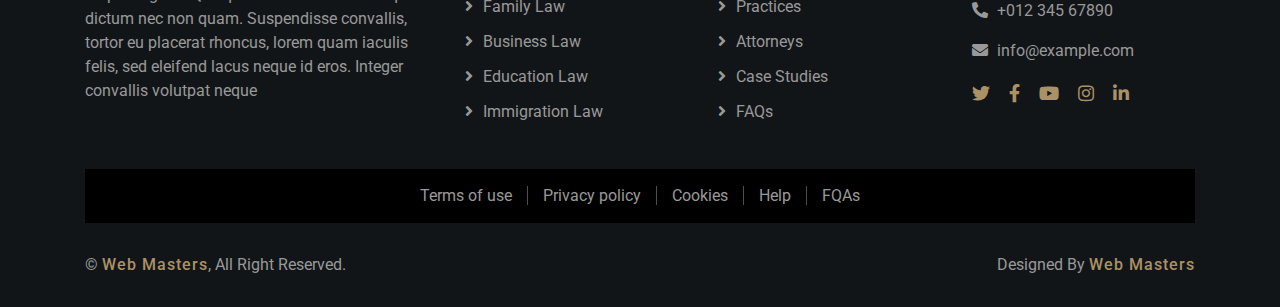
<file: about.html>
<!DOCTYPE html>
<html lang="en">
    <head>
        <meta charset="utf-8">
        <title>Law</title>
        <meta content="width=device-width, initial-scale=1.0" name="viewport">
        <meta content="Law Firm"  name="keywords">
        <meta content="Law Firm" name="description">

        <!-- Favicon -->
        <link href="img/favicon.ico" rel="icon">

        <!-- Google Font -->
        <link href="https://fonts.googleapis.com/css2?family=EB+Garamond:ital,wght@1,600;1,700;1,800&family=Roboto:wght@400;500&display=swap" rel="stylesheet"> 
        
        <!-- CSS Libraries -->
        <link href="https://stackpath.bootstrapcdn.com/bootstrap/4.4.1/css/bootstrap.min.css" rel="stylesheet">
        <link href="https://cdnjs.cloudflare.com/ajax/libs/font-awesome/5.10.0/css/all.min.css" rel="stylesheet">
        <link href="lib/animate/animate.min.css" rel="stylesheet">
        <link href="lib/owlcarousel/assets/owl.carousel.min.css" rel="stylesheet">

        <!-- Template Stylesheet -->
        <link href="css/style.css" rel="stylesheet">
    </head>

    <body>
        <div class="wrapper">
            <!-- Top Bar Start -->
            <div class="top-bar">
                <div class="container-fluid">
                    <div class="row">
                        <div class="col-lg-3">
                            <div class="logo">
                                <a href="index.html">
                                    
                                    <img src="img/logo.png" alt="Logo">
                                </a>
                            </div>
                        </div>
                        <div class="col-lg-9">
                            <div class="top-bar-right">
                                <div class="text">
                                    <h2>8:00 - 9:00</h2>
                                    <p>Opening Hour Mon - Fri</p>
                                </div>
                                <div class="text">
                                    <h2>+123 456 7890</h2>
                                    <p>Call Us For Free Consultation</p>
                                </div>
                                <div class="social">
                                    <a href=""><i class="fab fa-twitter"></i></a>
                                    <a href=""><i class="fab fa-facebook-f"></i></a>
                                    <a href=""><i class="fab fa-linkedin-in"></i></a>
                                    <a href=""><i class="fab fa-instagram"></i></a>
                                </div>
                            </div>
                        </div>
                    </div>
                </div>
            </div>
            <!-- Top Bar End -->

            <!-- Nav Bar Start -->
            <div class="nav-bar">
                <div class="container-fluid">
                    <nav class="navbar navbar-expand-lg bg-dark navbar-dark">
                        <a href="#" class="navbar-brand">MENU</a>
                        <button type="button" class="navbar-toggler" data-toggle="collapse" data-target="#navbarCollapse">
                            <span class="navbar-toggler-icon"></span>
                        </button>

                        <div class="collapse navbar-collapse justify-content-between" id="navbarCollapse">
                            <div class="navbar-nav mr-auto">
                                <a href="index.html" class="nav-item nav-link">Home</a>
                                <a href="about.html" class="nav-item nav-link active">About</a>
                                <a href="service.html" class="nav-item nav-link">Practice</a>
                                <a href="team.html" class="nav-item nav-link">Attorneys</a>
                                <a href="portfolio.html" class="nav-item nav-link">Case Studies</a>
                                <!-- <div class="nav-item dropdown">
                                    <a href="#" class="nav-link dropdown-toggle" data-toggle="dropdown">Pages</a>
                                    <div class="dropdown-menu">
                                        <a href="single-page.html" class="dropdown-item">Blog Page</a>
                                        <a href="#" class="dropdown-item">Single Page</a>
                                    </div>
                                </div> -->
                                <a href="contact.html" class="nav-item nav-link">Contact</a>
                            </div>
                            <div class="ml-auto">
                                <a class="btn" href="">Get Appointment</a>
                            </div>
                        </div>
                    </nav>
                </div>
            </div>
            <!-- Nav Bar End -->
            
            
            <!-- Page Header Start -->
            <div class="page-header">
                <div class="container">
                    <div class="row">
                        <div class="col-12">
                            <h2>About Us</h2>
                        </div>
                        <div class="col-12">
                            <a href="">Home</a>
                            <a href="">About Us</a>
                        </div>
                    </div>
                </div>
            </div>
            <!-- Page Header End -->


            <!-- About Start -->
            <div class="about">
                <div class="container">
                    <div class="row align-items-center">
                        <div class="col-lg-5 col-md-6">
                            <div class="about-img">
                                <img src="img/about.jpg" alt="Image">
                            </div>
                        </div>
                        <div class="col-lg-7 col-md-6">
                            <div class="section-header">
                                <h2>Learn About Us</h2>
                            </div>
                            <div class="about-text">
                                <p>
                                    Lorem ipsum dolor sit amet, consectetur adipiscing elit. Phasellus nec pretium mi. Curabitur facilisis ornare velit non vulputate. Aliquam metus tortor, auctor id gravida condimentum, viverra quis sem.
                                </p>
                                <p>
                                    Lorem ipsum dolor sit amet, consectetur adipiscing elit. Phasellus nec pretium mi. Curabitur facilisis ornare velit non vulputate. Aliquam metus tortor, auctor id gravida condimentum, viverra quis sem. Curabitur non nisl nec nisi scelerisque maximus. Aenean consectetur convallis porttitor. Aliquam interdum at lacus non blandit.
                                </p>
                                <a class="btn" href="">Learn More</a>
                            </div>
                        </div>
                    </div>
                </div>
            </div>
            <!-- About End -->


            <!-- Timeline Start -->
            <div class="timeline">
                <div class="container">
                    <div class="section-header">
                        <h2>Learn About Our Journey</h2>
                    </div>
                    <div class="timeline-start">
                        <div class="timeline-container left">
                            <div class="timeline-content">
                                <h2><span>2020</span>Lorem ipsum dolor sit amet</h2>
                                <p>
                                    Lorem ipsum dolor sit amet elit. Aliquam odio dolor, id luctus erat sagittis non. Ut blandit semper pretium.
                                </p>
                            </div>
                        </div>
                        <div class="timeline-container right">
                            <div class="timeline-content">
                                <h2><span>2019</span>Lorem ipsum dolor sit amet</h2>
                                <p>
                                    Lorem ipsum dolor sit amet elit. Aliquam odio dolor, id luctus erat sagittis non. Ut blandit semper pretium.
                                </p>
                            </div>
                        </div>
                        <div class="timeline-container left">
                            <div class="timeline-content">
                                <h2><span>2018</span>Lorem ipsum dolor sit amet</h2>
                                <p>
                                    Lorem ipsum dolor sit amet elit. Aliquam odio dolor, id luctus erat sagittis non. Ut blandit semper pretium.
                                </p>
                            </div>
                        </div>
                        <div class="timeline-container right">
                            <div class="timeline-content">
                                <h2><span>2017</span>Lorem ipsum dolor sit amet</h2>
                                <p>
                                    Lorem ipsum dolor sit amet elit. Aliquam odio dolor, id luctus erat sagittis non. Ut blandit semper pretium.
                                </p>
                            </div>
                        </div>
                        <div class="timeline-container left">
                            <div class="timeline-content">
                                <h2><span>2016</span>Lorem ipsum dolor sit amet</h2>
                                <p>
                                    Lorem ipsum dolor sit amet elit. Aliquam odio dolor, id luctus erat sagittis non. Ut blandit semper pretium.
                                </p>
                            </div>
                        </div>
                        <div class="timeline-container right">
                            <div class="timeline-content">
                                <h2><span>2015</span>Lorem ipsum dolor sit amet</h2>
                                <p>
                                    Lorem ipsum dolor sit amet elit. Aliquam odio dolor, id luctus erat sagittis non. Ut blandit semper pretium.
                                </p>
                            </div>
                        </div>
                    </div>
                </div>
            </div>
            <!-- Timeline End -->


            <!-- Team Start -->
            <div class="team">
                <div class="container">
                    <div class="section-header">
                        <h2>Meet Our Expert Attorneys</h2>
                    </div>
                    <div class="row">
                        <div class="col-lg-3 col-md-6">
                            <div class="team-item">
                                <div class="team-img">
                                    <img src="img/team-1.jpg" alt="Team Image">
                                </div>
                                <div class="team-text">
                                    <h2>Adam Phillips</h2>
                                    <p>Business Consultant</p>
                                    <div class="team-social">
                                        <a class="social-tw" href=""><i class="fab fa-twitter"></i></a>
                                        <a class="social-fb" href=""><i class="fab fa-facebook-f"></i></a>
                                        <a class="social-li" href=""><i class="fab fa-linkedin-in"></i></a>
                                        <a class="social-in" href=""><i class="fab fa-instagram"></i></a>
                                    </div>
                                </div>
                            </div>
                        </div>
                        <div class="col-lg-3 col-md-6">
                            <div class="team-item">
                                <div class="team-img">
                                    <img src="img/team-2.jpg" alt="Team Image">
                                </div>
                                <div class="team-text">
                                    <h2>Dylan Adams</h2>
                                    <p>Criminal Consultant</p>
                                    <div class="team-social">
                                        <a class="social-tw" href=""><i class="fab fa-twitter"></i></a>
                                        <a class="social-fb" href=""><i class="fab fa-facebook-f"></i></a>
                                        <a class="social-li" href=""><i class="fab fa-linkedin-in"></i></a>
                                        <a class="social-in" href=""><i class="fab fa-instagram"></i></a>
                                    </div>
                                </div>
                            </div>
                        </div>
                        <div class="col-lg-3 col-md-6">
                            <div class="team-item">
                                <div class="team-img">
                                    <img src="img/team-3.jpg" alt="Team Image">
                                </div>
                                <div class="team-text">
                                    <h2>Gloria Edwards</h2>
                                    <p>Divorce Consultant</p>
                                    <div class="team-social">
                                        <a class="social-tw" href=""><i class="fab fa-twitter"></i></a>
                                        <a class="social-fb" href=""><i class="fab fa-facebook-f"></i></a>
                                        <a class="social-li" href=""><i class="fab fa-linkedin-in"></i></a>
                                        <a class="social-in" href=""><i class="fab fa-instagram"></i></a>
                                    </div>
                                </div>
                            </div>
                        </div>
                        <div class="col-lg-3 col-md-6">
                            <div class="team-item">
                                <div class="team-img">
                                    <img src="img/team-4.jpg" alt="Team Image">
                                </div>
                                <div class="team-text">
                                    <h2>Josh Dunn</h2>
                                    <p>Immigration Consultant</p>
                                    <div class="team-social">
                                        <a class="social-tw" href=""><i class="fab fa-twitter"></i></a>
                                        <a class="social-fb" href=""><i class="fab fa-facebook-f"></i></a>
                                        <a class="social-li" href=""><i class="fab fa-linkedin-in"></i></a>
                                        <a class="social-in" href=""><i class="fab fa-instagram"></i></a>
                                    </div>
                                </div>
                            </div>
                        </div>
                    </div>
                </div>
            </div>
            <!-- Team End -->


            <!-- Newsletter Start -->
            <div class="newsletter">
                <div class="container">
                    <div class="section-header">
                        <h2>Subscribe Our Newsletter</h2>
                    </div>
                    <div class="form">
                        <input class="form-control" placeholder="Email here">
                        <button class="btn">Submit</button>
                    </div>
                </div>
            </div>
            <!-- Newsletter End -->


            <!-- Footer Start -->
            <div class="footer">
                <div class="container">
                    <div class="row">
                        <div class="col-md-6 col-lg-4">
                            <div class="footer-about">
                                <h2>About Us</h2>
                                <p>
                                    Lorem ipsum dolor sit amet, consectetur adipiscing elit. Quisque eu lectus a leo tristique dictum nec non quam. Suspendisse convallis, tortor eu placerat rhoncus, lorem quam iaculis felis, sed eleifend lacus neque id eros. Integer convallis volutpat neque
                                </p>
                            </div>
                        </div>
                        <div class="col-md-6 col-lg-8">
                            <div class="row">
                        <div class="col-md-6 col-lg-4">
                            <div class="footer-link">
                                <h2>Services Areas</h2>
                                <a href="">Civil Law</a>
                                <a href="">Family Law</a>
                                <a href="">Business Law</a>
                                <a href="">Education Law</a>
                                <a href="">Immigration Law</a>
                            </div>
                        </div>
                        <div class="col-md-6 col-lg-4">
                            <div class="footer-link">
                                <h2>Useful Pages</h2>
                                <a href="">About Us</a>
                                <a href="">Practices</a>
                                <a href="">Attorneys</a>
                                <a href="">Case Studies</a>
                                <a href="">FAQs</a>
                            </div>
                        </div>
                        <div class="col-md-6 col-lg-4">
                            <div class="footer-contact">
                                <h2>Get In Touch</h2>
                                <p><i class="fa fa-map-marker-alt"></i>123 Street, New York, USA</p>
                                <p><i class="fa fa-phone-alt"></i>+012 345 67890</p>
                                <p><i class="fa fa-envelope"></i>info@example.com</p>
                                <div class="footer-social">
                                    <a href=""><i class="fab fa-twitter"></i></a>
                                    <a href=""><i class="fab fa-facebook-f"></i></a>
                                    <a href=""><i class="fab fa-youtube"></i></a>
                                    <a href=""><i class="fab fa-instagram"></i></a>
                                    <a href=""><i class="fab fa-linkedin-in"></i></a>
                                </div>
                            </div>
                        </div>
                        </div>
                    </div>
                    </div>
                </div>
                <div class="container footer-menu">
                    <div class="f-menu">
                        <a href="">Terms of use</a>
                        <a href="">Privacy policy</a>
                        <a href="">Cookies</a>
                        <a href="">Help</a>
                        <a href="">FQAs</a>
                    </div>
                </div>
                <div class="container copyright">
                    <div class="row">
                        <div class="col-md-6">
                            <p>&copy; <a href="">Web Masters</a>, All Right Reserved.</p>
                        </div>
                        <div class="col-md-6">
                            <p>Designed By <a href="">Web Masters</a></p>
                        </div>
                    </div>
                </div>
            </div>
            <!-- Footer End -->
            
            <a href="#" class="back-to-top"><i class="fa fa-chevron-up"></i></a>
        </div>

        <!-- JavaScript Libraries -->
        <script src="https://code.jquery.com/jquery-3.4.1.min.js"></script>
        <script src="https://stackpath.bootstrapcdn.com/bootstrap/4.4.1/js/bootstrap.bundle.min.js"></script>
        <script src="lib/easing/easing.min.js"></script>
        <script src="lib/owlcarousel/owl.carousel.min.js"></script>
        <script src="lib/isotope/isotope.pkgd.min.js"></script>

        <!-- Template Javascript -->
        <script src="js/main.js"></script>
    </body>
</html>
</file>
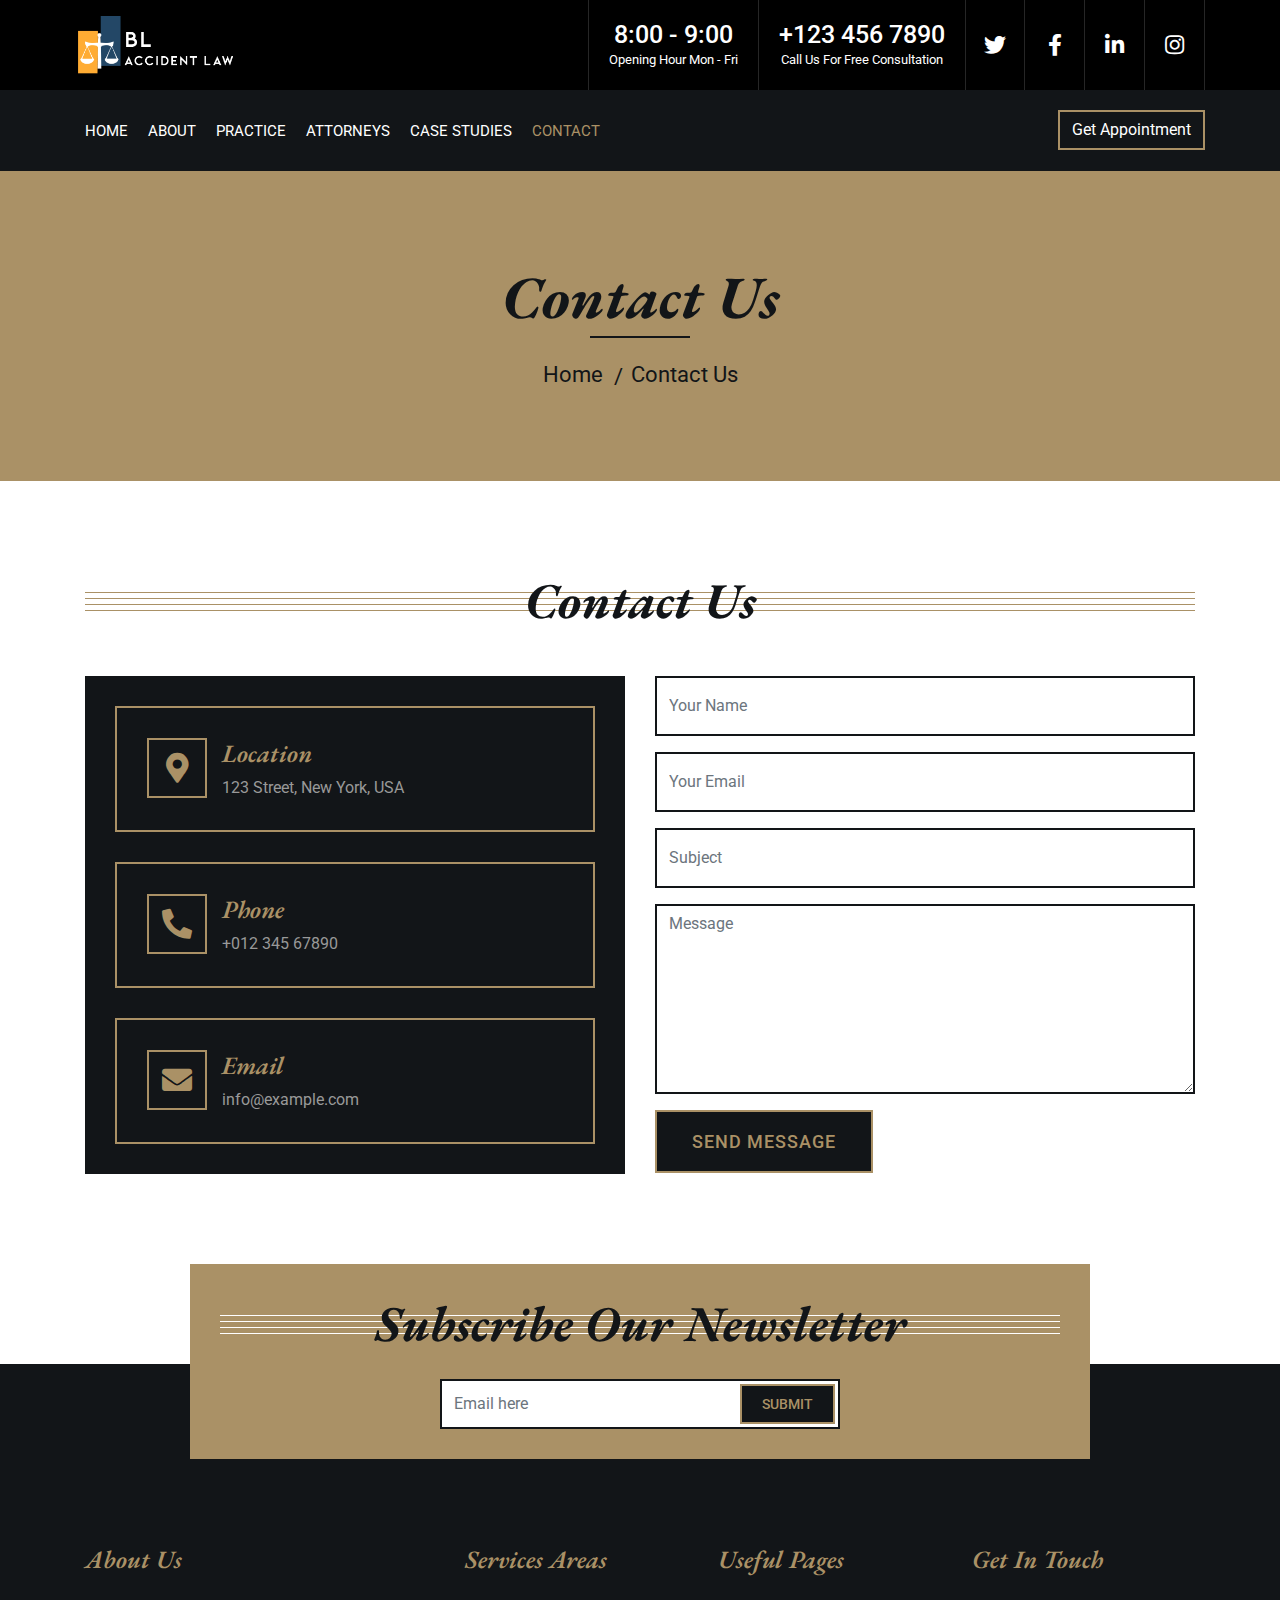
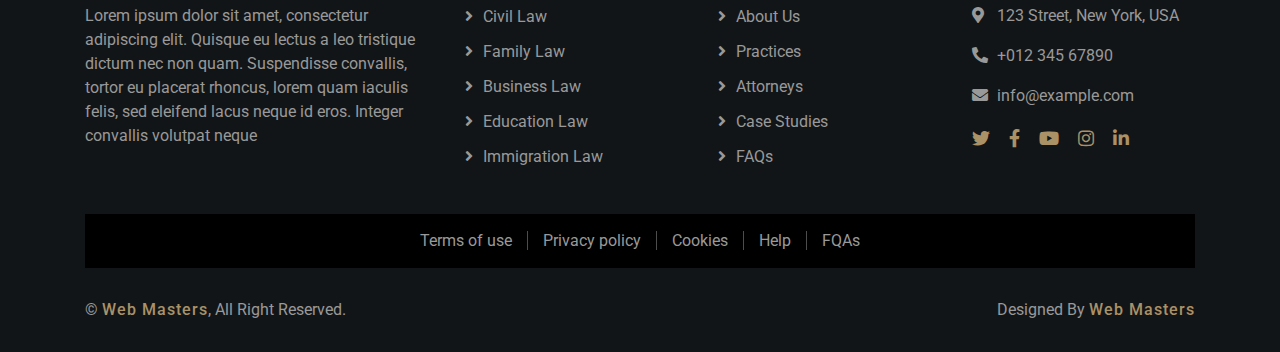
<file: contact.html>
<!DOCTYPE html>
<html lang="en">
    <head>
        <meta charset="utf-8">
        <title>Web Masters Law Firm Website </title>
        <meta content="width=device-width, initial-scale=1.0" name="viewport">
        <meta content="Law Firm" name="keywords">
        <meta content="Law Firm" name="description">

        <!-- Favicon -->
        <link href="img/favicon.ico" rel="icon">

        <!-- Google Font -->
        <link href="https://fonts.googleapis.com/css2?family=EB+Garamond:ital,wght@1,600;1,700;1,800&family=Roboto:wght@400;500&display=swap" rel="stylesheet"> 
        
        <!-- CSS Libraries -->
        <link href="https://stackpath.bootstrapcdn.com/bootstrap/4.4.1/css/bootstrap.min.css" rel="stylesheet">
        <link href="https://cdnjs.cloudflare.com/ajax/libs/font-awesome/5.10.0/css/all.min.css" rel="stylesheet">
        <link href="lib/animate/animate.min.css" rel="stylesheet">
        <link href="lib/owlcarousel/assets/owl.carousel.min.css" rel="stylesheet">

        <!-- Template Stylesheet -->
        <link href="css/style.css" rel="stylesheet">
    </head>

    <body>
        <div class="wrapper">
            <!-- Top Bar Start -->
            <div class="top-bar">
                <div class="container-fluid">
                    <div class="row">
                        <div class="col-lg-3">
                            <div class="logo">
                                <a href="index.html">
                                    <!-- <h1>Kanun</h1> -->
                                    <img src="img/logo.png" alt="Logo">
                                </a>
                            </div>
                        </div>
                        <div class="col-lg-9">
                            <div class="top-bar-right">
                                <div class="text">
                                    <h2>8:00 - 9:00</h2>
                                    <p>Opening Hour Mon - Fri</p>
                                </div>
                                <div class="text">
                                    <h2>+123 456 7890</h2>
                                    <p>Call Us For Free Consultation</p>
                                </div>
                                <div class="social">
                                    <a href=""><i class="fab fa-twitter"></i></a>
                                    <a href=""><i class="fab fa-facebook-f"></i></a>
                                    <a href=""><i class="fab fa-linkedin-in"></i></a>
                                    <a href=""><i class="fab fa-instagram"></i></a>
                                </div>
                            </div>
                        </div>
                    </div>
                </div>
            </div>
            <!-- Top Bar End -->

            <!-- Nav Bar Start -->
            <div class="nav-bar">
                <div class="container-fluid">
                    <nav class="navbar navbar-expand-lg bg-dark navbar-dark">
                        <a href="#" class="navbar-brand">MENU</a>
                        <button type="button" class="navbar-toggler" data-toggle="collapse" data-target="#navbarCollapse">
                            <span class="navbar-toggler-icon"></span>
                        </button>

                        <div class="collapse navbar-collapse justify-content-between" id="navbarCollapse">
                            <div class="navbar-nav mr-auto">
                                <a href="index.html" class="nav-item nav-link">Home</a>
                                <a href="about.html" class="nav-item nav-link">About</a>
                                <a href="service.html" class="nav-item nav-link">Practice</a>
                                <a href="team.html" class="nav-item nav-link">Attorneys</a>
                                <a href="portfolio.html" class="nav-item nav-link">Case Studies</a>
                                <!-- <div class="nav-item dropdown">
                                    <a href="#" class="nav-link dropdown-toggle" data-toggle="dropdown">Pages</a>
                                    <div class="dropdown-menu">
                                        <a href="blog.html" class="dropdown-item">Blog Page</a>
                                        <a href="single.html" class="dropdown-item">Single Page</a>
                                    </div>
                                </div> -->
                                <a href="contact.html" class="nav-item nav-link active">Contact</a>
                            </div>
                            <div class="ml-auto">
                                <a class="btn" href="">Get Appointment</a>
                            </div>
                        </div>
                    </nav>
                </div>
            </div>
            <!-- Nav Bar End -->
            
            
            <!-- Page Header Start -->
            <div class="page-header">
                <div class="container">
                    <div class="row">
                        <div class="col-12">
                            <h2>Contact Us</h2>
                        </div>
                        <div class="col-12">
                            <a href="">Home</a>
                            <a href="">Contact Us</a>
                        </div>
                    </div>
                </div>
            </div>
            <!-- Page Header End -->


            <!-- Contact Start -->
            <div class="contact">
                <div class="container">
                    <div class="section-header">
                        <h2>Contact Us</h2>
                    </div>
                    <div class="row">
                        <div class="col-md-6">
                            <div class="contact-info">
                                <div class="contact-item">
                                    <i class="fa fa-map-marker-alt"></i>
                                    <div class="contact-text">
                                        <h2>Location</h2>
                                        <p>123 Street, New York, USA</p>
                                    </div>
                                </div>
                                <div class="contact-item">
                                    <i class="fa fa-phone-alt"></i>
                                    <div class="contact-text">
                                        <h2>Phone</h2>
                                        <p>+012 345 67890</p>
                                    </div>
                                </div>
                                <div class="contact-item">
                                    <i class="fa fa-envelope"></i>
                                    <div class="contact-text">
                                        <h2>Email</h2>
                                        <p>info@example.com</p>
                                    </div>
                                </div>
                            </div>
                        </div>
                        <div class="col-md-6">
                            <div class="contact-form">
                                <form>
                                    <div class="form-group">
                                        <input type="text" class="form-control" placeholder="Your Name" required="required" />
                                    </div>
                                    <div class="form-group">
                                        <input type="email" class="form-control" placeholder="Your Email" required="required" />
                                    </div>
                                    <div class="form-group">
                                        <input type="text" class="form-control" placeholder="Subject" required="required" />
                                    </div>
                                    <div class="form-group">
                                        <textarea class="form-control" placeholder="Message" required="required" ></textarea>
                                    </div>
                                    <div>
                                        <button class="btn" type="submit">Send Message</button>
                                    </div>
                                </form>
                            </div>
                        </div>
                    </div>
                </div>
            </div>
            <!-- Contact End -->


            <!-- Newsletter Start -->
            <div class="newsletter">
                <div class="container">
                    <div class="section-header">
                        <h2>Subscribe Our Newsletter</h2>
                    </div>
                    <div class="form">
                        <input class="form-control" placeholder="Email here">
                        <button class="btn">Submit</button>
                    </div>
                </div>
            </div>
            <!-- Newsletter End -->


            <!-- Footer Start -->
            <div class="footer">
                <div class="container">
                    <div class="row">
                        <div class="col-md-6 col-lg-4">
                            <div class="footer-about">
                                <h2>About Us</h2>
                                <p>
                                    Lorem ipsum dolor sit amet, consectetur adipiscing elit. Quisque eu lectus a leo tristique dictum nec non quam. Suspendisse convallis, tortor eu placerat rhoncus, lorem quam iaculis felis, sed eleifend lacus neque id eros. Integer convallis volutpat neque
                                </p>
                            </div>
                        </div>
                        <div class="col-md-6 col-lg-8">
                            <div class="row">
                        <div class="col-md-6 col-lg-4">
                            <div class="footer-link">
                                <h2>Services Areas</h2>
                                <a href="">Civil Law</a>
                                <a href="">Family Law</a>
                                <a href="">Business Law</a>
                                <a href="">Education Law</a>
                                <a href="">Immigration Law</a>
                            </div>
                        </div>
                        <div class="col-md-6 col-lg-4">
                            <div class="footer-link">
                                <h2>Useful Pages</h2>
                                <a href="">About Us</a>
                                <a href="">Practices</a>
                                <a href="">Attorneys</a>
                                <a href="">Case Studies</a>
                                <a href="">FAQs</a>
                            </div>
                        </div>
                        <div class="col-md-6 col-lg-4">
                            <div class="footer-contact">
                                <h2>Get In Touch</h2>
                                <p><i class="fa fa-map-marker-alt"></i>123 Street, New York, USA</p>
                                <p><i class="fa fa-phone-alt"></i>+012 345 67890</p>
                                <p><i class="fa fa-envelope"></i>info@example.com</p>
                                <div class="footer-social">
                                    <a href=""><i class="fab fa-twitter"></i></a>
                                    <a href=""><i class="fab fa-facebook-f"></i></a>
                                    <a href=""><i class="fab fa-youtube"></i></a>
                                    <a href=""><i class="fab fa-instagram"></i></a>
                                    <a href=""><i class="fab fa-linkedin-in"></i></a>
                                </div>
                            </div>
                        </div>
                        </div>
                    </div>
                    </div>
                </div>
                <div class="container footer-menu">
                    <div class="f-menu">
                        <a href="">Terms of use</a>
                        <a href="">Privacy policy</a>
                        <a href="">Cookies</a>
                        <a href="">Help</a>
                        <a href="">FQAs</a>
                    </div>
                </div>
                <div class="container copyright">
                    <div class="row">
                        <div class="col-md-6">
                            <p>&copy; <a href="">Web Masters</a>, All Right Reserved.</p>
                        </div>
                        <div class="col-md-6">
                            <p>Designed By <a href="">Web Masters</a></p>
                        </div>
                    </div>
                </div>
            </div>
            <!-- Footer End -->
            
            <a href="#" class="back-to-top"><i class="fa fa-chevron-up"></i></a>
        </div>

        <!-- JavaScript Libraries -->
        <script src="https://code.jquery.com/jquery-3.4.1.min.js"></script>
        <script src="https://stackpath.bootstrapcdn.com/bootstrap/4.4.1/js/bootstrap.bundle.min.js"></script>
        <script src="lib/easing/easing.min.js"></script>
        <script src="lib/owlcarousel/owl.carousel.min.js"></script>
        <script src="lib/isotope/isotope.pkgd.min.js"></script>

        <!-- Template Javascript -->
        <script src="js/main.js"></script>
    </body>
</html>
</file>
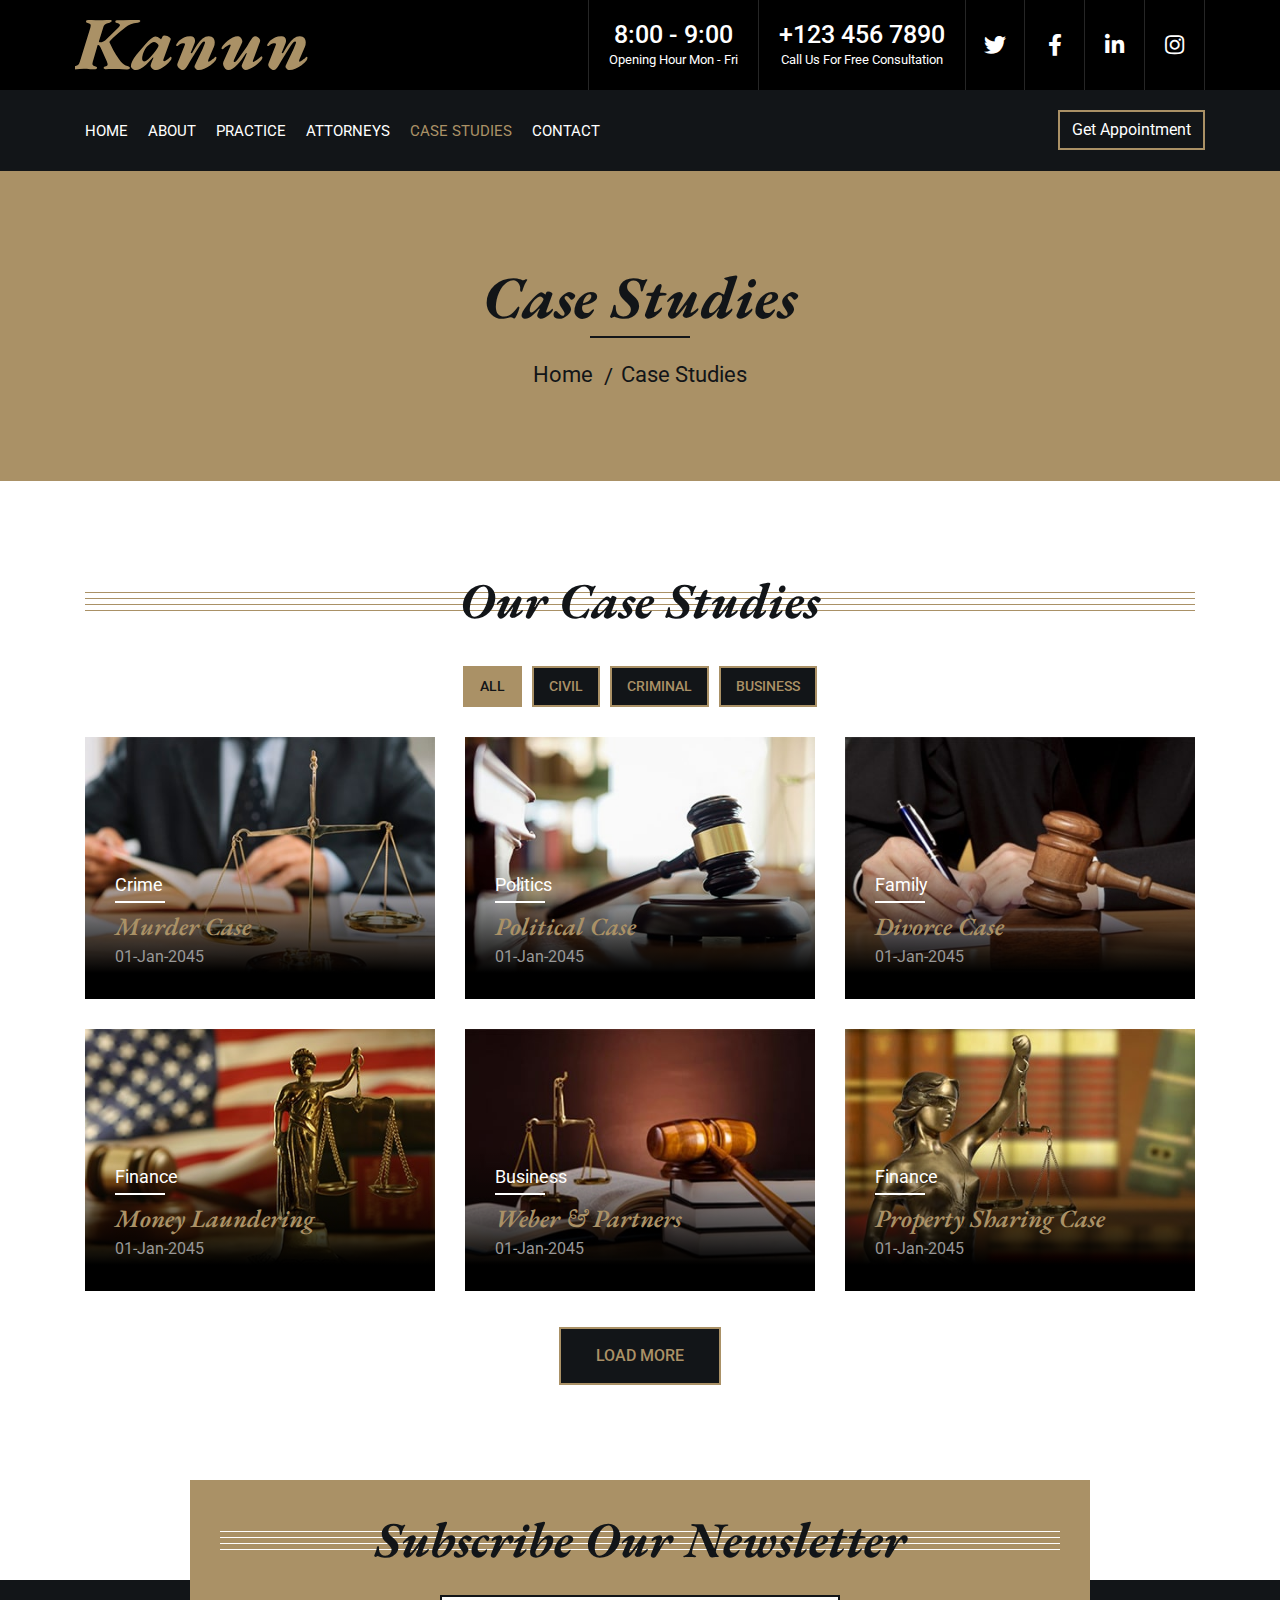
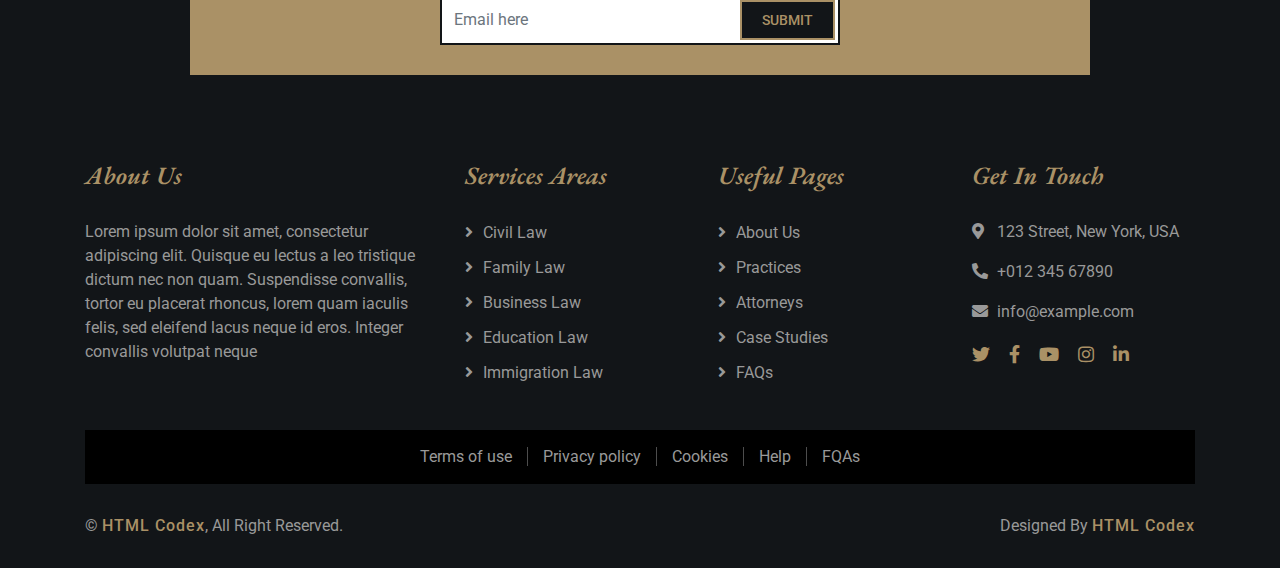
<file: portfolio.html>
<!DOCTYPE html>
<html lang="en">
    <head>
        <meta charset="utf-8">
        <title>Kanun - Law Firm Website Template</title>
        <meta content="width=device-width, initial-scale=1.0" name="viewport">
        <meta content="Law Firm Website Template" name="keywords">
        <meta content="Law Firm Website Template" name="description">

        <!-- Favicon -->
        <link href="img/favicon.ico" rel="icon">

        <!-- Google Font -->
        <link href="https://fonts.googleapis.com/css2?family=EB+Garamond:ital,wght@1,600;1,700;1,800&family=Roboto:wght@400;500&display=swap" rel="stylesheet"> 
        
        <!-- CSS Libraries -->
        <link href="https://stackpath.bootstrapcdn.com/bootstrap/4.4.1/css/bootstrap.min.css" rel="stylesheet">
        <link href="https://cdnjs.cloudflare.com/ajax/libs/font-awesome/5.10.0/css/all.min.css" rel="stylesheet">
        <link href="lib/animate/animate.min.css" rel="stylesheet">
        <link href="lib/owlcarousel/assets/owl.carousel.min.css" rel="stylesheet">

        <!-- Template Stylesheet -->
        <link href="css/style.css" rel="stylesheet">
    </head>

    <body>
        <div class="wrapper">
            <!-- Top Bar Start -->
            <div class="top-bar">
                <div class="container-fluid">
                    <div class="row">
                        <div class="col-lg-3">
                            <div class="logo">
                                <a href="index.html">
                                    <h1>Kanun</h1>
                                    <!-- <img src="img/logo.jpg" alt="Logo"> -->
                                </a>
                            </div>
                        </div>
                        <div class="col-lg-9">
                            <div class="top-bar-right">
                                <div class="text">
                                    <h2>8:00 - 9:00</h2>
                                    <p>Opening Hour Mon - Fri</p>
                                </div>
                                <div class="text">
                                    <h2>+123 456 7890</h2>
                                    <p>Call Us For Free Consultation</p>
                                </div>
                                <div class="social">
                                    <a href=""><i class="fab fa-twitter"></i></a>
                                    <a href=""><i class="fab fa-facebook-f"></i></a>
                                    <a href=""><i class="fab fa-linkedin-in"></i></a>
                                    <a href=""><i class="fab fa-instagram"></i></a>
                                </div>
                            </div>
                        </div>
                    </div>
                </div>
            </div>
            <!-- Top Bar End -->

            <!-- Nav Bar Start -->
            <div class="nav-bar">
                <div class="container-fluid">
                    <nav class="navbar navbar-expand-lg bg-dark navbar-dark">
                        <a href="#" class="navbar-brand">MENU</a>
                        <button type="button" class="navbar-toggler" data-toggle="collapse" data-target="#navbarCollapse">
                            <span class="navbar-toggler-icon"></span>
                        </button>

                        <div class="collapse navbar-collapse justify-content-between" id="navbarCollapse">
                            <div class="navbar-nav mr-auto">
                                <a href="index.html" class="nav-item nav-link">Home</a>
                                <a href="about.html" class="nav-item nav-link">About</a>
                                <a href="service.html" class="nav-item nav-link">Practice</a>
                                <a href="team.html" class="nav-item nav-link">Attorneys</a>
                                <a href="portfolio.html" class="nav-item nav-link active">Case Studies</a>
                                <!-- <div class="nav-item dropdown">
                                    <a href="#" class="nav-link dropdown-toggle" data-toggle="dropdown">Pages</a>
                                    <div class="dropdown-menu">
                                        <a href="blog.html" class="dropdown-item">Blog Page</a>
                                        <a href="single.html" class="dropdown-item">Single Page</a>
                                    </div>
                                </div> -->
                                <a href="contact.html" class="nav-item nav-link">Contact</a>
                            </div>
                            <div class="ml-auto">
                                <a class="btn" href="">Get Appointment</a>
                            </div>
                        </div>
                    </nav>
                </div>
            </div>
            <!-- Nav Bar End -->
            
            
            <!-- Page Header Start -->
            <div class="page-header">
                <div class="container">
                    <div class="row">
                        <div class="col-12">
                            <h2>Case Studies</h2>
                        </div>
                        <div class="col-12">
                            <a href="">Home</a>
                            <a href="">Case Studies</a>
                        </div>
                    </div>
                </div>
            </div>
            <!-- Page Header End -->


            <!-- Portfolio Start -->
            <div class="portfolio">
                <div class="container">
                    <div class="section-header">
                        <h2>Our Case Studies</h2>
                    </div>
                    <div class="row">
                        <div class="col-12">
                            <ul id="portfolio-flters">
                                <li data-filter="*" class="filter-active">All</li>
                                <li data-filter=".first">Civil</li>
                                <li data-filter=".second">Criminal</li>
                                <li data-filter=".third">Business</li>
                            </ul>
                        </div>
                    </div>
                    <div class="row portfolio-container">
                        <div class="col-lg-4 col-md-6 col-sm-12 portfolio-item first">
                            <div class="portfolio-wrap">
                                <img src="img/portfolio-1.jpg" alt="Portfolio Image">
                                <figure>
                                    <p>Crime</p>
                                    <a href="#">Murder Case</a>
                                    <span>01-Jan-2045</span>
                                </figure>
                            </div>
                        </div>
                        <div class="col-lg-4 col-md-6 col-sm-12 portfolio-item second">
                            <div class="portfolio-wrap">
                                <img src="img/portfolio-2.jpg" alt="Portfolio Image">
                                <figure>
                                    <p>Politics</p>
                                    <a href="#">Political Case</a>
                                    <span>01-Jan-2045</span>
                                </figure>
                            </div>
                        </div>
                        <div class="col-lg-4 col-md-6 col-sm-12 portfolio-item third">
                            <div class="portfolio-wrap">
                                <img src="img/portfolio-3.jpg" alt="Portfolio Image">
                                <figure>
                                    <p>Family</p>
                                    <a href="#">Divorce Case</a>
                                    <span>01-Jan-2045</span>
                                </figure>
                            </div>
                        </div>
                        <div class="col-lg-4 col-md-6 col-sm-12 portfolio-item first">
                            <div class="portfolio-wrap">
                                <img src="img/portfolio-4.jpg" alt="Portfolio Image">
                                <figure>
                                    <p>Finance</p>
                                    <a href="#">Money Laundering</a>
                                    <span>01-Jan-2045</span>
                                </figure>
                            </div>
                        </div>
                        <div class="col-lg-4 col-md-6 col-sm-12 portfolio-item second">
                            <div class="portfolio-wrap">
                                <img src="img/portfolio-5.jpg" alt="Portfolio Image">
                                <figure>
                                    <p>Business</p>
                                    <a href="#">Weber & Partners</a>
                                    <span>01-Jan-2045</span>
                                </figure>
                            </div>
                        </div>
                        <div class="col-lg-4 col-md-6 col-sm-12 portfolio-item third">
                            <div class="portfolio-wrap">
                                <img src="img/portfolio-6.jpg" alt="Portfolio Image">
                                <figure>
                                    <p>Finance</p>
                                    <a href="#">Property Sharing Case</a>
                                    <span>01-Jan-2045</span>
                                </figure>
                            </div>
                        </div>
                    </div>
                    <div class="row">
                        <div class="col-12 load-more">
                            <a class="btn" href="#">Load More</a>
                        </div>
                    </div>
                </div>
            </div>
            <!-- Portfolio Start -->


            <!-- Newsletter Start -->
            <div class="newsletter">
                <div class="container">
                    <div class="section-header">
                        <h2>Subscribe Our Newsletter</h2>
                    </div>
                    <div class="form">
                        <input class="form-control" placeholder="Email here">
                        <button class="btn">Submit</button>
                    </div>
                </div>
            </div>
            <!-- Newsletter End -->


            <!-- Footer Start -->
            <div class="footer">
                <div class="container">
                    <div class="row">
                        <div class="col-md-6 col-lg-4">
                            <div class="footer-about">
                                <h2>About Us</h2>
                                <p>
                                    Lorem ipsum dolor sit amet, consectetur adipiscing elit. Quisque eu lectus a leo tristique dictum nec non quam. Suspendisse convallis, tortor eu placerat rhoncus, lorem quam iaculis felis, sed eleifend lacus neque id eros. Integer convallis volutpat neque
                                </p>
                            </div>
                        </div>
                        <div class="col-md-6 col-lg-8">
                            <div class="row">
                        <div class="col-md-6 col-lg-4">
                            <div class="footer-link">
                                <h2>Services Areas</h2>
                                <a href="">Civil Law</a>
                                <a href="">Family Law</a>
                                <a href="">Business Law</a>
                                <a href="">Education Law</a>
                                <a href="">Immigration Law</a>
                            </div>
                        </div>
                        <div class="col-md-6 col-lg-4">
                            <div class="footer-link">
                                <h2>Useful Pages</h2>
                                <a href="">About Us</a>
                                <a href="">Practices</a>
                                <a href="">Attorneys</a>
                                <a href="">Case Studies</a>
                                <a href="">FAQs</a>
                            </div>
                        </div>
                        <div class="col-md-6 col-lg-4">
                            <div class="footer-contact">
                                <h2>Get In Touch</h2>
                                <p><i class="fa fa-map-marker-alt"></i>123 Street, New York, USA</p>
                                <p><i class="fa fa-phone-alt"></i>+012 345 67890</p>
                                <p><i class="fa fa-envelope"></i>info@example.com</p>
                                <div class="footer-social">
                                    <a href=""><i class="fab fa-twitter"></i></a>
                                    <a href=""><i class="fab fa-facebook-f"></i></a>
                                    <a href=""><i class="fab fa-youtube"></i></a>
                                    <a href=""><i class="fab fa-instagram"></i></a>
                                    <a href=""><i class="fab fa-linkedin-in"></i></a>
                                </div>
                            </div>
                        </div>
                        </div>
                    </div>
                    </div>
                </div>
                <div class="container footer-menu">
                    <div class="f-menu">
                        <a href="">Terms of use</a>
                        <a href="">Privacy policy</a>
                        <a href="">Cookies</a>
                        <a href="">Help</a>
                        <a href="">FQAs</a>
                    </div>
                </div>
                <div class="container copyright">
                    <div class="row">
                        <div class="col-md-6">
                            <p>&copy; <a href="https://htmlcodex.com/law-firm-website-template">HTML Codex</a>, All Right Reserved.</p>
                        </div>
                        <div class="col-md-6">
                            <p>Designed By <a href="https://htmlcodex.com">HTML Codex</a></p>
                        </div>
                    </div>
                </div>
            </div>
            <!-- Footer End -->
            
            <a href="#" class="back-to-top"><i class="fa fa-chevron-up"></i></a>
        </div>

        <!-- JavaScript Libraries -->
        <script src="https://code.jquery.com/jquery-3.4.1.min.js"></script>
        <script src="https://stackpath.bootstrapcdn.com/bootstrap/4.4.1/js/bootstrap.bundle.min.js"></script>
        <script src="lib/easing/easing.min.js"></script>
        <script src="lib/owlcarousel/owl.carousel.min.js"></script>
        <script src="lib/isotope/isotope.pkgd.min.js"></script>

        <!-- Template Javascript -->
        <script src="js/main.js"></script>
    </body>
</html>
</file>
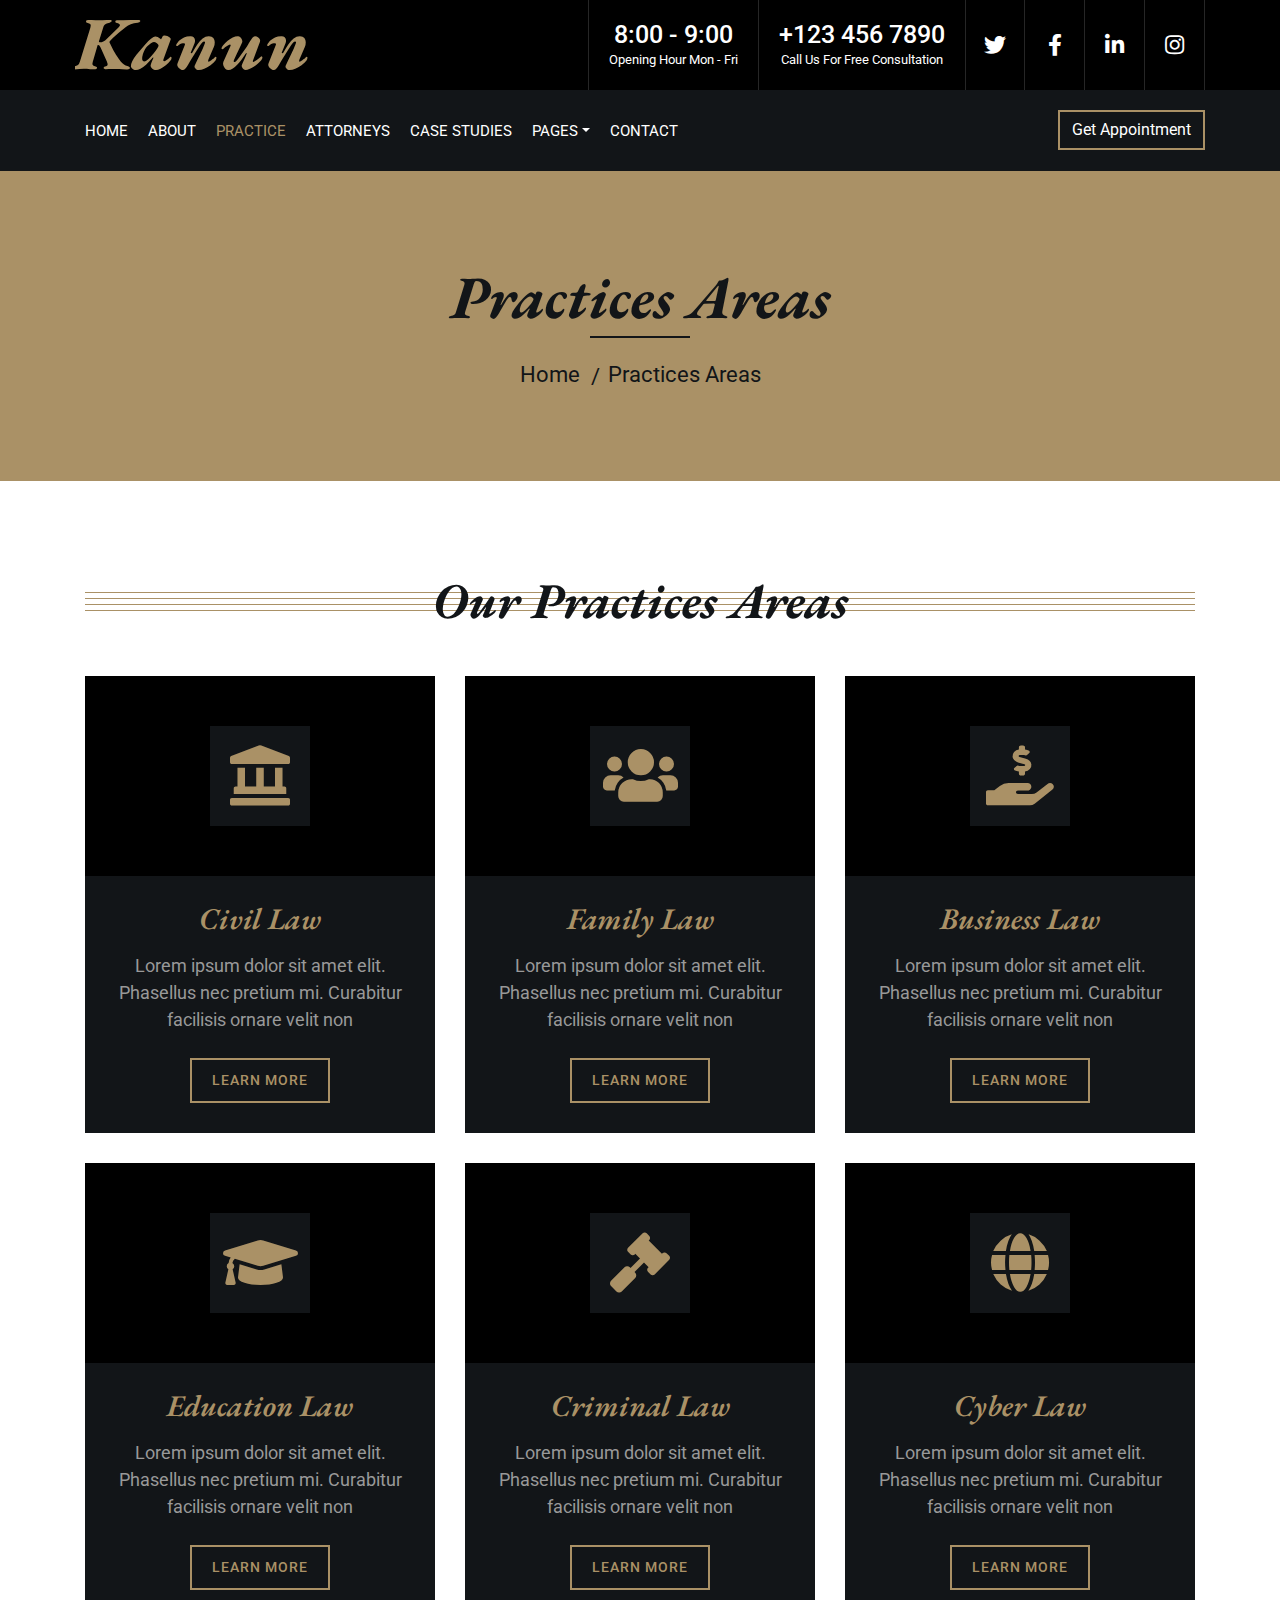
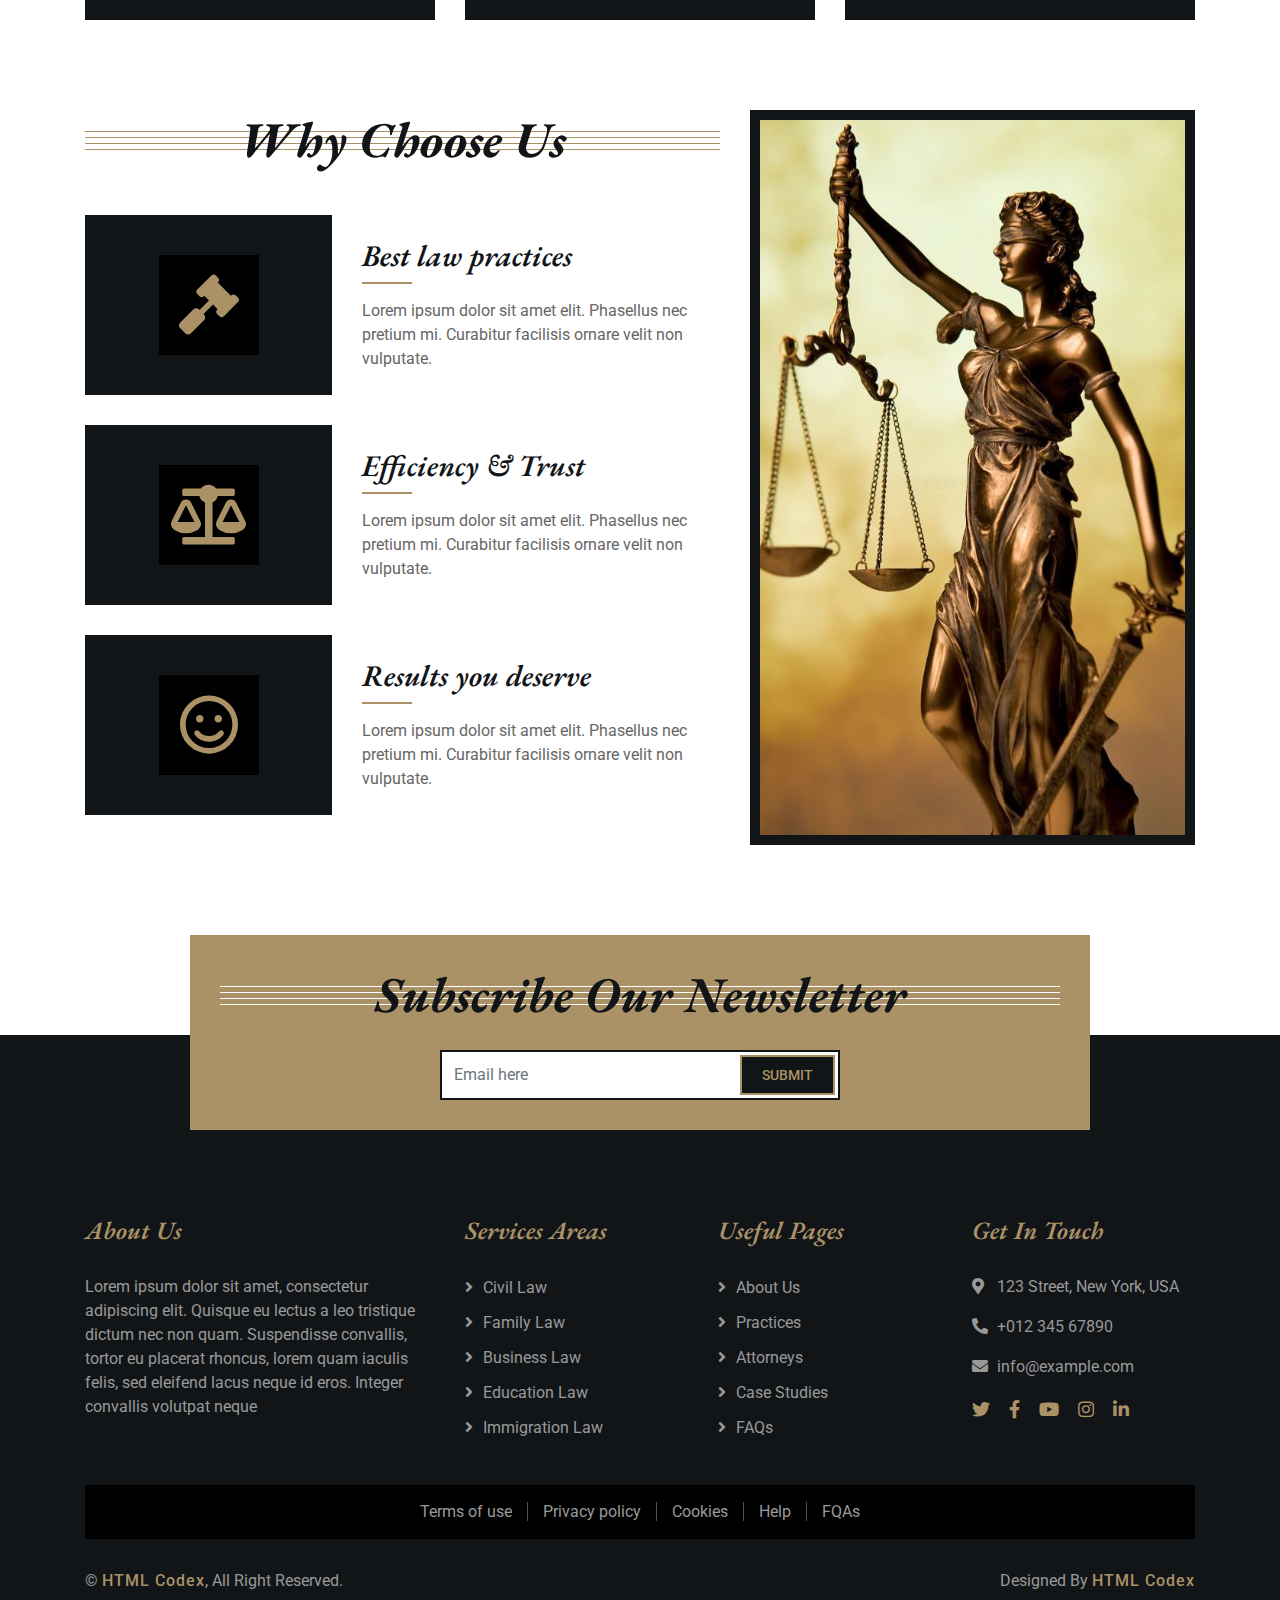
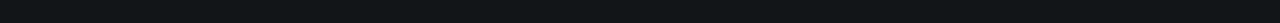
<file: service.html>
<!DOCTYPE html>
<html lang="en">
    <head>
        <meta charset="utf-8">
        <title>Kanun - Law Firm Website Template</title>
        <meta content="width=device-width, initial-scale=1.0" name="viewport">
        <meta content="Law Firm Website Template" name="keywords">
        <meta content="Law Firm Website Template" name="description">

        <!-- Favicon -->
        <link href="img/favicon.ico" rel="icon">

        <!-- Google Font -->
        <link href="https://fonts.googleapis.com/css2?family=EB+Garamond:ital,wght@1,600;1,700;1,800&family=Roboto:wght@400;500&display=swap" rel="stylesheet"> 
        
        <!-- CSS Libraries -->
        <link href="https://stackpath.bootstrapcdn.com/bootstrap/4.4.1/css/bootstrap.min.css" rel="stylesheet">
        <link href="https://cdnjs.cloudflare.com/ajax/libs/font-awesome/5.10.0/css/all.min.css" rel="stylesheet">
        <link href="lib/animate/animate.min.css" rel="stylesheet">
        <link href="lib/owlcarousel/assets/owl.carousel.min.css" rel="stylesheet">

        <!-- Template Stylesheet -->
        <link href="css/style.css" rel="stylesheet">
    </head>

    <body>
        <div class="wrapper">
            <!-- Top Bar Start -->
            <div class="top-bar">
                <div class="container-fluid">
                    <div class="row">
                        <div class="col-lg-3">
                            <div class="logo">
                                <a href="index.html">
                                    <h1>Kanun</h1>
                                    <!-- <img src="img/logo.jpg" alt="Logo"> -->
                                </a>
                            </div>
                        </div>
                        <div class="col-lg-9">
                            <div class="top-bar-right">
                                <div class="text">
                                    <h2>8:00 - 9:00</h2>
                                    <p>Opening Hour Mon - Fri</p>
                                </div>
                                <div class="text">
                                    <h2>+123 456 7890</h2>
                                    <p>Call Us For Free Consultation</p>
                                </div>
                                <div class="social">
                                    <a href=""><i class="fab fa-twitter"></i></a>
                                    <a href=""><i class="fab fa-facebook-f"></i></a>
                                    <a href=""><i class="fab fa-linkedin-in"></i></a>
                                    <a href=""><i class="fab fa-instagram"></i></a>
                                </div>
                            </div>
                        </div>
                    </div>
                </div>
            </div>
            <!-- Top Bar End -->

            <!-- Nav Bar Start -->
            <div class="nav-bar">
                <div class="container-fluid">
                    <nav class="navbar navbar-expand-lg bg-dark navbar-dark">
                        <a href="#" class="navbar-brand">MENU</a>
                        <button type="button" class="navbar-toggler" data-toggle="collapse" data-target="#navbarCollapse">
                            <span class="navbar-toggler-icon"></span>
                        </button>

                        <div class="collapse navbar-collapse justify-content-between" id="navbarCollapse">
                            <div class="navbar-nav mr-auto">
                                <a href="index.html" class="nav-item nav-link">Home</a>
                                <a href="about.html" class="nav-item nav-link">About</a>
                                <a href="service.html" class="nav-item nav-link active">Practice</a>
                                <a href="team.html" class="nav-item nav-link">Attorneys</a>
                                <a href="portfolio.html" class="nav-item nav-link">Case Studies</a>
                                <div class="nav-item dropdown">
                                    <a href="#" class="nav-link dropdown-toggle" data-toggle="dropdown">Pages</a>
                                    <div class="dropdown-menu">
                                        <a href="single-page.html" class="dropdown-item">Blog Page</a>
                                        <a href="#" class="dropdown-item">Single Page</a>
                                    </div>
                                </div>
                                <a href="contact.html" class="nav-item nav-link">Contact</a>
                            </div>
                            <div class="ml-auto">
                                <a class="btn" href="">Get Appointment</a>
                            </div>
                        </div>
                    </nav>
                </div>
            </div>
            <!-- Nav Bar End -->
            
            
            <!-- Page Header Start -->
            <div class="page-header">
                <div class="container">
                    <div class="row">
                        <div class="col-12">
                            <h2>Practices Areas</h2>
                        </div>
                        <div class="col-12">
                            <a href="">Home</a>
                            <a href="">Practices Areas</a>
                        </div>
                    </div>
                </div>
            </div>
            <!-- Page Header End -->


            <!-- Service Start -->
            <div class="service">
                <div class="container">
                    <div class="section-header">
                        <h2>Our Practices Areas</h2>
                    </div>
                    <div class="row">
                        <div class="col-lg-4 col-md-6">
                            <div class="service-item">
                                <div class="service-icon">
                                    <i class="fa fa-landmark"></i>
                                </div>
                                <h3>Civil Law</h3>
                                <p>
                                    Lorem ipsum dolor sit amet elit. Phasellus nec pretium mi. Curabitur facilisis ornare velit non
                                </p>
                                <a class="btn" href="">Learn More</a>
                            </div>
                        </div>
                        <div class="col-lg-4 col-md-6">
                            <div class="service-item">
                                <div class="service-icon">
                                    <i class="fa fa-users"></i>
                                </div>
                                <h3>Family Law</h3>
                                <p>
                                    Lorem ipsum dolor sit amet elit. Phasellus nec pretium mi. Curabitur facilisis ornare velit non
                                </p>
                                <a class="btn" href="">Learn More</a>
                            </div>
                        </div>
                        <div class="col-lg-4 col-md-6">
                            <div class="service-item">
                                <div class="service-icon">
                                    <i class="fa fa-hand-holding-usd"></i>
                                </div>
                                <h3>Business Law</h3>
                                <p>
                                    Lorem ipsum dolor sit amet elit. Phasellus nec pretium mi. Curabitur facilisis ornare velit non
                                </p>
                                <a class="btn" href="">Learn More</a>
                            </div>
                        </div>
                        <div class="col-lg-4 col-md-6">
                            <div class="service-item">
                                <div class="service-icon">
                                    <i class="fa fa-graduation-cap"></i>
                                </div>
                                <h3>Education Law</h3>
                                <p>
                                    Lorem ipsum dolor sit amet elit. Phasellus nec pretium mi. Curabitur facilisis ornare velit non
                                </p>
                                <a class="btn" href="">Learn More</a>
                            </div>
                        </div>
                        <div class="col-lg-4 col-md-6">
                            <div class="service-item">
                                <div class="service-icon">
                                    <i class="fa fa-gavel"></i>
                                </div>
                                <h3>Criminal Law</h3>
                                <p>
                                    Lorem ipsum dolor sit amet elit. Phasellus nec pretium mi. Curabitur facilisis ornare velit non
                                </p>
                                <a class="btn" href="">Learn More</a>
                            </div>
                        </div>
                        <div class="col-lg-4 col-md-6">
                            <div class="service-item">
                                <div class="service-icon">
                                    <i class="fa fa-globe"></i>
                                </div>
                                <h3>Cyber Law</h3>
                                <p>
                                    Lorem ipsum dolor sit amet elit. Phasellus nec pretium mi. Curabitur facilisis ornare velit non
                                </p>
                                <a class="btn" href="">Learn More</a>
                            </div>
                        </div>
                    </div>
                </div>
            </div>
            <!-- Service End -->
            
            
            <!-- Feature Start -->
            <div class="feature">
                <div class="container">
                    <div class="row">
                        <div class="col-md-7">
                            <div class="section-header">
                                <h2>Why Choose Us</h2>
                            </div>
                            <div class="row align-items-center feature-item">
                                <div class="col-5">
                                    <div class="feature-icon">
                                        <i class="fa fa-gavel"></i>
                                    </div>
                                </div>
                                <div class="col-7">
                                    <h3>Best law practices</h3>
                                    <p>
                                        Lorem ipsum dolor sit amet elit. Phasellus nec pretium mi. Curabitur facilisis ornare velit non vulputate.
                                    </p>
                                </div>
                            </div>
                            <div class="row align-items-center feature-item">
                                <div class="col-5">
                                    <div class="feature-icon">
                                        <i class="fa fa-balance-scale"></i>
                                    </div>
                                </div>
                                <div class="col-7">
                                    <h3>Efficiency & Trust</h3>
                                    <p>
                                        Lorem ipsum dolor sit amet elit. Phasellus nec pretium mi. Curabitur facilisis ornare velit non vulputate.
                                    </p>
                                </div>
                            </div>
                            <div class="row align-items-center feature-item">
                                <div class="col-5">
                                    <div class="feature-icon">
                                        <i class="far fa-smile"></i>
                                    </div>
                                </div>
                                <div class="col-7">
                                    <h3>Results you deserve</h3>
                                    <p>
                                        Lorem ipsum dolor sit amet elit. Phasellus nec pretium mi. Curabitur facilisis ornare velit non vulputate.
                                    </p>
                                </div>
                            </div>
                        </div>
                        <div class="col-md-5">
                            <div class="feature-img">
                                <img src="img/feature.jpg" alt="Feature">
                            </div>
                        </div>
                    </div>
                </div>
            </div>
            <!-- Feature End -->


            <!-- Newsletter Start -->
            <div class="newsletter">
                <div class="container">
                    <div class="section-header">
                        <h2>Subscribe Our Newsletter</h2>
                    </div>
                    <div class="form">
                        <input class="form-control" placeholder="Email here">
                        <button class="btn">Submit</button>
                    </div>
                </div>
            </div>
            <!-- Newsletter End -->


            <!-- Footer Start -->
            <div class="footer">
                <div class="container">
                    <div class="row">
                        <div class="col-md-6 col-lg-4">
                            <div class="footer-about">
                                <h2>About Us</h2>
                                <p>
                                    Lorem ipsum dolor sit amet, consectetur adipiscing elit. Quisque eu lectus a leo tristique dictum nec non quam. Suspendisse convallis, tortor eu placerat rhoncus, lorem quam iaculis felis, sed eleifend lacus neque id eros. Integer convallis volutpat neque
                                </p>
                            </div>
                        </div>
                        <div class="col-md-6 col-lg-8">
                            <div class="row">
                        <div class="col-md-6 col-lg-4">
                            <div class="footer-link">
                                <h2>Services Areas</h2>
                                <a href="">Civil Law</a>
                                <a href="">Family Law</a>
                                <a href="">Business Law</a>
                                <a href="">Education Law</a>
                                <a href="">Immigration Law</a>
                            </div>
                        </div>
                        <div class="col-md-6 col-lg-4">
                            <div class="footer-link">
                                <h2>Useful Pages</h2>
                                <a href="">About Us</a>
                                <a href="">Practices</a>
                                <a href="">Attorneys</a>
                                <a href="">Case Studies</a>
                                <a href="">FAQs</a>
                            </div>
                        </div>
                        <div class="col-md-6 col-lg-4">
                            <div class="footer-contact">
                                <h2>Get In Touch</h2>
                                <p><i class="fa fa-map-marker-alt"></i>123 Street, New York, USA</p>
                                <p><i class="fa fa-phone-alt"></i>+012 345 67890</p>
                                <p><i class="fa fa-envelope"></i>info@example.com</p>
                                <div class="footer-social">
                                    <a href=""><i class="fab fa-twitter"></i></a>
                                    <a href=""><i class="fab fa-facebook-f"></i></a>
                                    <a href=""><i class="fab fa-youtube"></i></a>
                                    <a href=""><i class="fab fa-instagram"></i></a>
                                    <a href=""><i class="fab fa-linkedin-in"></i></a>
                                </div>
                            </div>
                        </div>
                        </div>
                    </div>
                    </div>
                </div>
                <div class="container footer-menu">
                    <div class="f-menu">
                        <a href="">Terms of use</a>
                        <a href="">Privacy policy</a>
                        <a href="">Cookies</a>
                        <a href="">Help</a>
                        <a href="">FQAs</a>
                    </div>
                </div>
                <div class="container copyright">
                    <div class="row">
                        <div class="col-md-6">
                            <p>&copy; <a href="https://htmlcodex.com/law-firm-website-template">HTML Codex</a>, All Right Reserved.</p>
                        </div>
                        <div class="col-md-6">
                            <p>Designed By <a href="https://htmlcodex.com">HTML Codex</a></p>
                        </div>
                    </div>
                </div>
            </div>
            <!-- Footer End -->
            
            <a href="#" class="back-to-top"><i class="fa fa-chevron-up"></i></a>
        </div>

        <!-- JavaScript Libraries -->
        <script src="https://code.jquery.com/jquery-3.4.1.min.js"></script>
        <script src="https://stackpath.bootstrapcdn.com/bootstrap/4.4.1/js/bootstrap.bundle.min.js"></script>
        <script src="lib/easing/easing.min.js"></script>
        <script src="lib/owlcarousel/owl.carousel.min.js"></script>
        <script src="lib/isotope/isotope.pkgd.min.js"></script>

        <!-- Template Javascript -->
        <script src="js/main.js"></script>
    </body>
</html>
</file>
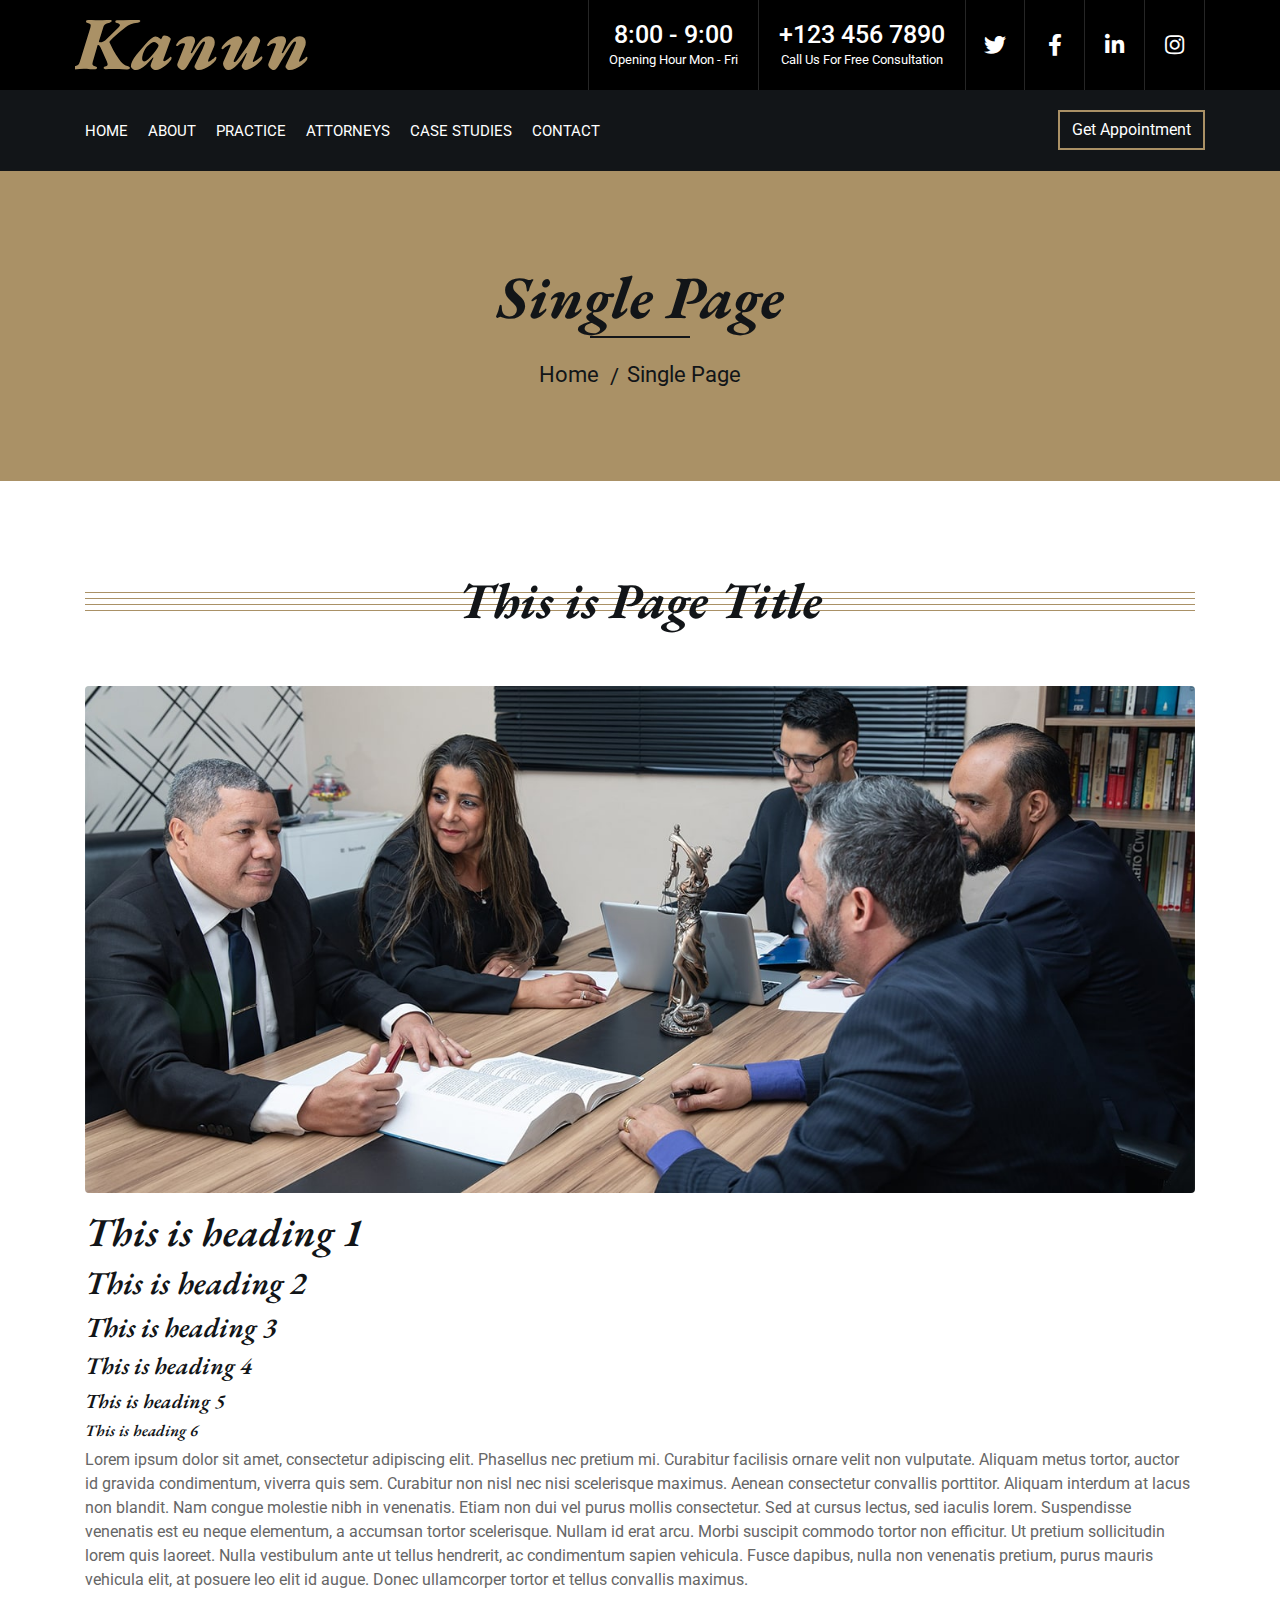
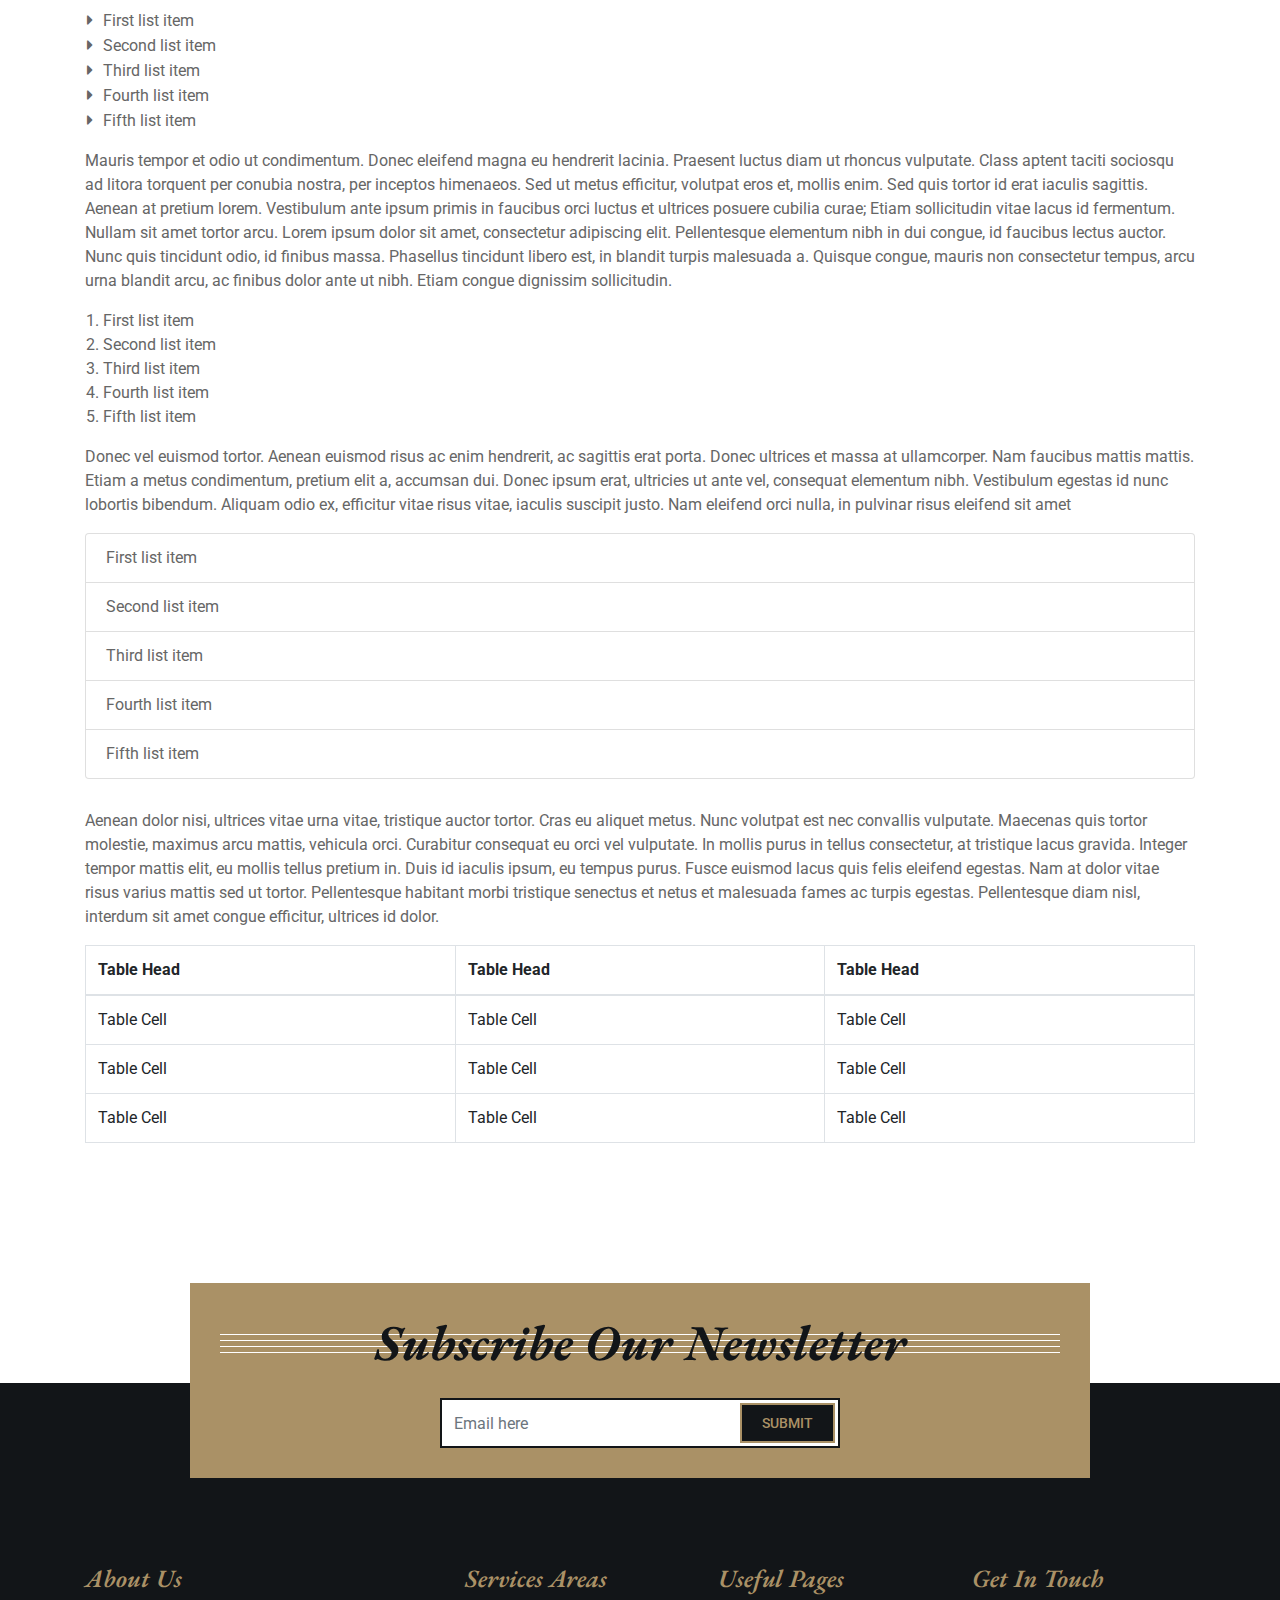
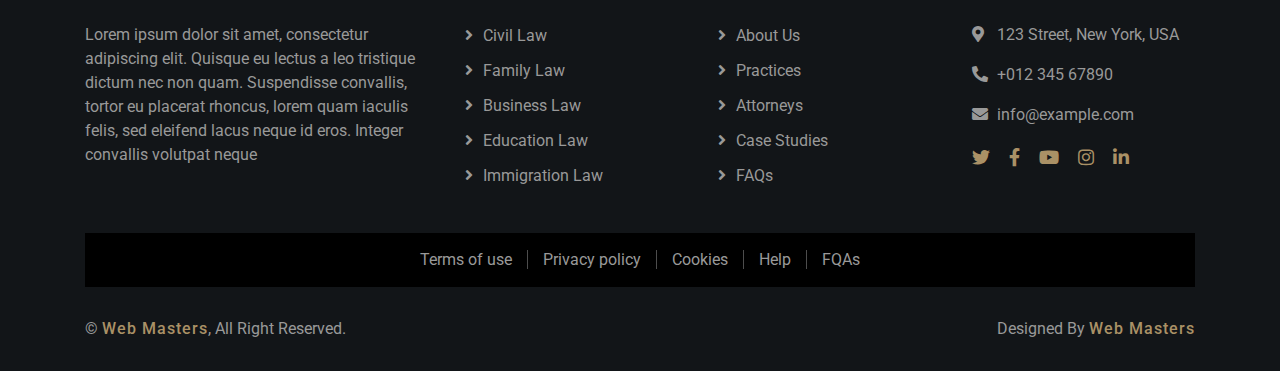
<file: single.html>
<!DOCTYPE html>
<html lang="en">
    <head>
        <meta charset="utf-8">
        <title>Kanun - Law Firm Website Template</title>
        <meta content="width=device-width, initial-scale=1.0" name="viewport">
        <meta content="Law Firm Website Template" name="keywords">
        <meta content="Law Firm Website Template" name="description">

        <!-- Favicon -->
        <link href="img/favicon.ico" rel="icon">

        <!-- Google Font -->
        <link href="https://fonts.googleapis.com/css2?family=EB+Garamond:ital,wght@1,600;1,700;1,800&family=Roboto:wght@400;500&display=swap" rel="stylesheet"> 
        
        <!-- CSS Libraries -->
        <link href="https://stackpath.bootstrapcdn.com/bootstrap/4.4.1/css/bootstrap.min.css" rel="stylesheet">
        <link href="https://cdnjs.cloudflare.com/ajax/libs/font-awesome/5.10.0/css/all.min.css" rel="stylesheet">
        <link href="lib/animate/animate.min.css" rel="stylesheet">
        <link href="lib/owlcarousel/assets/owl.carousel.min.css" rel="stylesheet">

        <!-- Template Stylesheet -->
        <link href="css/style.css" rel="stylesheet">
    </head>

    <body>
        <div class="wrapper">
            <!-- Top Bar Start -->
            <div class="top-bar">
                <div class="container-fluid">
                    <div class="row">
                        <div class="col-lg-3">
                            <div class="logo">
                                <a href="index.html">
                                    <h1>Kanun</h1>
                                    <!-- <img src="img/logo.jpg" alt="Logo"> -->
                                </a>
                            </div>
                        </div>
                        <div class="col-lg-9">
                            <div class="top-bar-right">
                                <div class="text">
                                    <h2>8:00 - 9:00</h2>
                                    <p>Opening Hour Mon - Fri</p>
                                </div>
                                <div class="text">
                                    <h2>+123 456 7890</h2>
                                    <p>Call Us For Free Consultation</p>
                                </div>
                                <div class="social">
                                    <a href=""><i class="fab fa-twitter"></i></a>
                                    <a href=""><i class="fab fa-facebook-f"></i></a>
                                    <a href=""><i class="fab fa-linkedin-in"></i></a>
                                    <a href=""><i class="fab fa-instagram"></i></a>
                                </div>
                            </div>
                        </div>
                    </div>
                </div>
            </div>
            <!-- Top Bar End -->

            <!-- Nav Bar Start -->
            <div class="nav-bar">
                <div class="container-fluid">
                    <nav class="navbar navbar-expand-lg bg-dark navbar-dark">
                        <a href="#" class="navbar-brand">MENU</a>
                        <button type="button" class="navbar-toggler" data-toggle="collapse" data-target="#navbarCollapse">
                            <span class="navbar-toggler-icon"></span>
                        </button>

                        <div class="collapse navbar-collapse justify-content-between" id="navbarCollapse">
                            <div class="navbar-nav mr-auto">
                                <a href="index.html" class="nav-item nav-link">Home</a>
                                <a href="about.html" class="nav-item nav-link">About</a>
                                <a href="service.html" class="nav-item nav-link">Practice</a>
                                <a href="team.html" class="nav-item nav-link">Attorneys</a>
                                <a href="portfolio.html" class="nav-item nav-link">Case Studies</a>
                                <!-- <div class="nav-item dropdown">
                                    <a href="#" class="nav-link dropdown-toggle active" data-toggle="dropdown">Pages</a>
                                    <div class="dropdown-menu">
                                        <a href="blog.html" class="dropdown-item">Blog Page</a>
                                        <a href="single.html" class="dropdown-item">Single Page</a>
                                    </div>
                                </div> -->
                                <a href="contact.html" class="nav-item nav-link">Contact</a>
                            </div>
                            <div class="ml-auto">
                                <a class="btn" href="">Get Appointment</a>
                            </div>
                        </div>
                    </nav>
                </div>
            </div>
            <!-- Nav Bar End -->
            
            
            <!-- Page Header Start -->
            <div class="page-header">
                <div class="container">
                    <div class="row">
                        <div class="col-12">
                            <h2>Single Page</h2>
                        </div>
                        <div class="col-12">
                            <a href="">Home</a>
                            <a href="">Single Page</a>
                        </div>
                    </div>
                </div>
            </div>
            <!-- Page Header End -->


            <!-- Single Page Start -->
            <div class="single">
                <div class="container">
                    <div class="section-header">
                        <h2>This is Page Title</h2>
                    </div>
                    <div class="row">
                        <div class="col-12">
                            <img class="img-fluid rounded" src="img/single.jpg" alt="Image">
                            <h1>This is heading 1</h1>
                            <h2>This is heading 2</h2>
                            <h3>This is heading 3</h3>
                            <h4>This is heading 4</h4>
                            <h5>This is heading 5</h5>
                            <h6>This is heading 6</h6>
                            <p>
                                Lorem ipsum dolor sit amet, consectetur adipiscing elit. Phasellus nec pretium mi. Curabitur facilisis ornare velit non vulputate. Aliquam metus tortor, auctor id gravida condimentum, viverra quis sem. Curabitur non nisl nec nisi scelerisque maximus. Aenean consectetur convallis porttitor. Aliquam interdum at lacus non blandit. Nam congue molestie nibh in venenatis. Etiam non dui vel purus mollis consectetur. Sed at cursus lectus, sed iaculis lorem. Suspendisse venenatis est eu neque elementum, a accumsan tortor scelerisque. Nullam id erat arcu. Morbi suscipit commodo tortor non efficitur. Ut pretium sollicitudin lorem quis laoreet. Nulla vestibulum ante ut tellus hendrerit, ac condimentum sapien vehicula. Fusce dapibus, nulla non venenatis pretium, purus mauris vehicula elit, at posuere leo elit id augue. Donec ullamcorper tortor et tellus convallis maximus.
                            </p>
                            <ul class="ul-group">
                                <li>First list item</li>
                                <li>Second list item</li>
                                <li>Third list item</li>
                                <li>Fourth list item</li>
                                <li>Fifth list item</li>
                            </ul>
                            <p>
                                Mauris tempor et odio ut condimentum. Donec eleifend magna eu hendrerit lacinia. Praesent luctus diam ut rhoncus vulputate. Class aptent taciti sociosqu ad litora torquent per conubia nostra, per inceptos himenaeos. Sed ut metus efficitur, volutpat eros et, mollis enim. Sed quis tortor id erat iaculis sagittis. Aenean at pretium lorem. Vestibulum ante ipsum primis in faucibus orci luctus et ultrices posuere cubilia curae; Etiam sollicitudin vitae lacus id fermentum. Nullam sit amet tortor arcu. Lorem ipsum dolor sit amet, consectetur adipiscing elit. Pellentesque elementum nibh in dui congue, id faucibus lectus auctor. Nunc quis tincidunt odio, id finibus massa. Phasellus tincidunt libero est, in blandit turpis malesuada a. Quisque congue, mauris non consectetur tempus, arcu urna blandit arcu, ac finibus dolor ante ut nibh. Etiam congue dignissim sollicitudin. 
                            </p>
                            <ol class="ol-group">
                                <li>First list item</li>
                                <li>Second list item</li>
                                <li>Third list item</li>
                                <li>Fourth list item</li>
                                <li>Fifth list item</li>
                            </ol>
                            <p>
                                Donec vel euismod tortor. Aenean euismod risus ac enim hendrerit, ac sagittis erat porta. Donec ultrices et massa at ullamcorper. Nam faucibus mattis mattis. Etiam a metus condimentum, pretium elit a, accumsan dui. Donec ipsum erat, ultricies ut ante vel, consequat elementum nibh. Vestibulum egestas id nunc lobortis bibendum. Aliquam odio ex, efficitur vitae risus vitae, iaculis suscipit justo. Nam eleifend orci nulla, in pulvinar risus eleifend sit amet
                            </p>
                            <ul class="list-group">
                                <li class="list-group-item">First list item</li>
                                <li class="list-group-item">Second list item</li>
                                <li class="list-group-item">Third list item</li>
                                <li class="list-group-item">Fourth list item</li>
                                <li class="list-group-item">Fifth list item</li>
                            </ul>
                            <p>
                                Aenean dolor nisi, ultrices vitae urna vitae, tristique auctor tortor. Cras eu aliquet metus. Nunc volutpat est nec convallis vulputate. Maecenas quis tortor molestie, maximus arcu mattis, vehicula orci. Curabitur consequat eu orci vel vulputate. In mollis purus in tellus consectetur, at tristique lacus gravida. Integer tempor mattis elit, eu mollis tellus pretium in. Duis id iaculis ipsum, eu tempus purus. Fusce euismod lacus quis felis eleifend egestas. Nam at dolor vitae risus varius mattis sed ut tortor. Pellentesque habitant morbi tristique senectus et netus et malesuada fames ac turpis egestas. Pellentesque diam nisl, interdum sit amet congue efficitur, ultrices id dolor. 
                            </p>
                            <table class="table table-bordered">
                                <thead>
                                    <tr>
                                        <th>Table Head</th>
                                        <th>Table Head</th>
                                        <th>Table Head</th>
                                    </tr>
                                </thead>
                                <tbody>
                                    <tr>
                                        <td>Table Cell</td>
                                        <td>Table Cell</td>
                                        <td>Table Cell</td>
                                    </tr>
                                    <tr>
                                        <td>Table Cell</td>
                                        <td>Table Cell</td>
                                        <td>Table Cell</td>
                                    </tr>
                                    <tr>
                                        <td>Table Cell</td>
                                        <td>Table Cell</td>
                                        <td>Table Cell</td>
                                    </tr>
                                </tbody>
                            </table>
                        </div>
                    </div>
                </div>
            </div>
            <!-- Single Page End -->


            <!-- Newsletter Start -->
            <div class="newsletter">
                <div class="container">
                    <div class="section-header">
                        <h2>Subscribe Our Newsletter</h2>
                    </div>
                    <div class="form">
                        <input class="form-control" placeholder="Email here">
                        <button class="btn">Submit</button>
                    </div>
                </div>
            </div>
            <!-- Newsletter End -->


            <!-- Footer Start -->
            <div class="footer">
                <div class="container">
                    <div class="row">
                        <div class="col-md-6 col-lg-4">
                            <div class="footer-about">
                                <h2>About Us</h2>
                                <p>
                                    Lorem ipsum dolor sit amet, consectetur adipiscing elit. Quisque eu lectus a leo tristique dictum nec non quam. Suspendisse convallis, tortor eu placerat rhoncus, lorem quam iaculis felis, sed eleifend lacus neque id eros. Integer convallis volutpat neque
                                </p>
                            </div>
                        </div>
                        <div class="col-md-6 col-lg-8">
                            <div class="row">
                        <div class="col-md-6 col-lg-4">
                            <div class="footer-link">
                                <h2>Services Areas</h2>
                                <a href="">Civil Law</a>
                                <a href="">Family Law</a>
                                <a href="">Business Law</a>
                                <a href="">Education Law</a>
                                <a href="">Immigration Law</a>
                            </div>
                        </div>
                        <div class="col-md-6 col-lg-4">
                            <div class="footer-link">
                                <h2>Useful Pages</h2>
                                <a href="">About Us</a>
                                <a href="">Practices</a>
                                <a href="">Attorneys</a>
                                <a href="">Case Studies</a>
                                <a href="">FAQs</a>
                            </div>
                        </div>
                        <div class="col-md-6 col-lg-4">
                            <div class="footer-contact">
                                <h2>Get In Touch</h2>
                                <p><i class="fa fa-map-marker-alt"></i>123 Street, New York, USA</p>
                                <p><i class="fa fa-phone-alt"></i>+012 345 67890</p>
                                <p><i class="fa fa-envelope"></i>info@example.com</p>
                                <div class="footer-social">
                                    <a href=""><i class="fab fa-twitter"></i></a>
                                    <a href=""><i class="fab fa-facebook-f"></i></a>
                                    <a href=""><i class="fab fa-youtube"></i></a>
                                    <a href=""><i class="fab fa-instagram"></i></a>
                                    <a href=""><i class="fab fa-linkedin-in"></i></a>
                                </div>
                            </div>
                        </div>
                        </div>
                    </div>
                    </div>
                </div>
                <div class="container footer-menu">
                    <div class="f-menu">
                        <a href="">Terms of use</a>
                        <a href="">Privacy policy</a>
                        <a href="">Cookies</a>
                        <a href="">Help</a>
                        <a href="">FQAs</a>
                    </div>
                </div>
                <div class="container copyright">
                    <div class="row">
                        <div class="col-md-6">
                            <p>&copy; <a href="">Web Masters</a>, All Right Reserved.</p>
                        </div>
                        <div class="col-md-6">
                            <p>Designed By <a href="">Web Masters</a></p>
                        </div>
                    </div>
                </div>
            </div>
            <!-- Footer End -->
            
            <a href="#" class="back-to-top"><i class="fa fa-chevron-up"></i></a>
        </div>

        <!-- JavaScript Libraries -->
        <script src="https://code.jquery.com/jquery-3.4.1.min.js"></script>
        <script src="https://stackpath.bootstrapcdn.com/bootstrap/4.4.1/js/bootstrap.bundle.min.js"></script>
        <script src="lib/easing/easing.min.js"></script>
        <script src="lib/owlcarousel/owl.carousel.min.js"></script>
        <script src="lib/isotope/isotope.pkgd.min.js"></script>

        <!-- Template Javascript -->
        <script src="js/main.js"></script>
    </body>
</html>
</file>
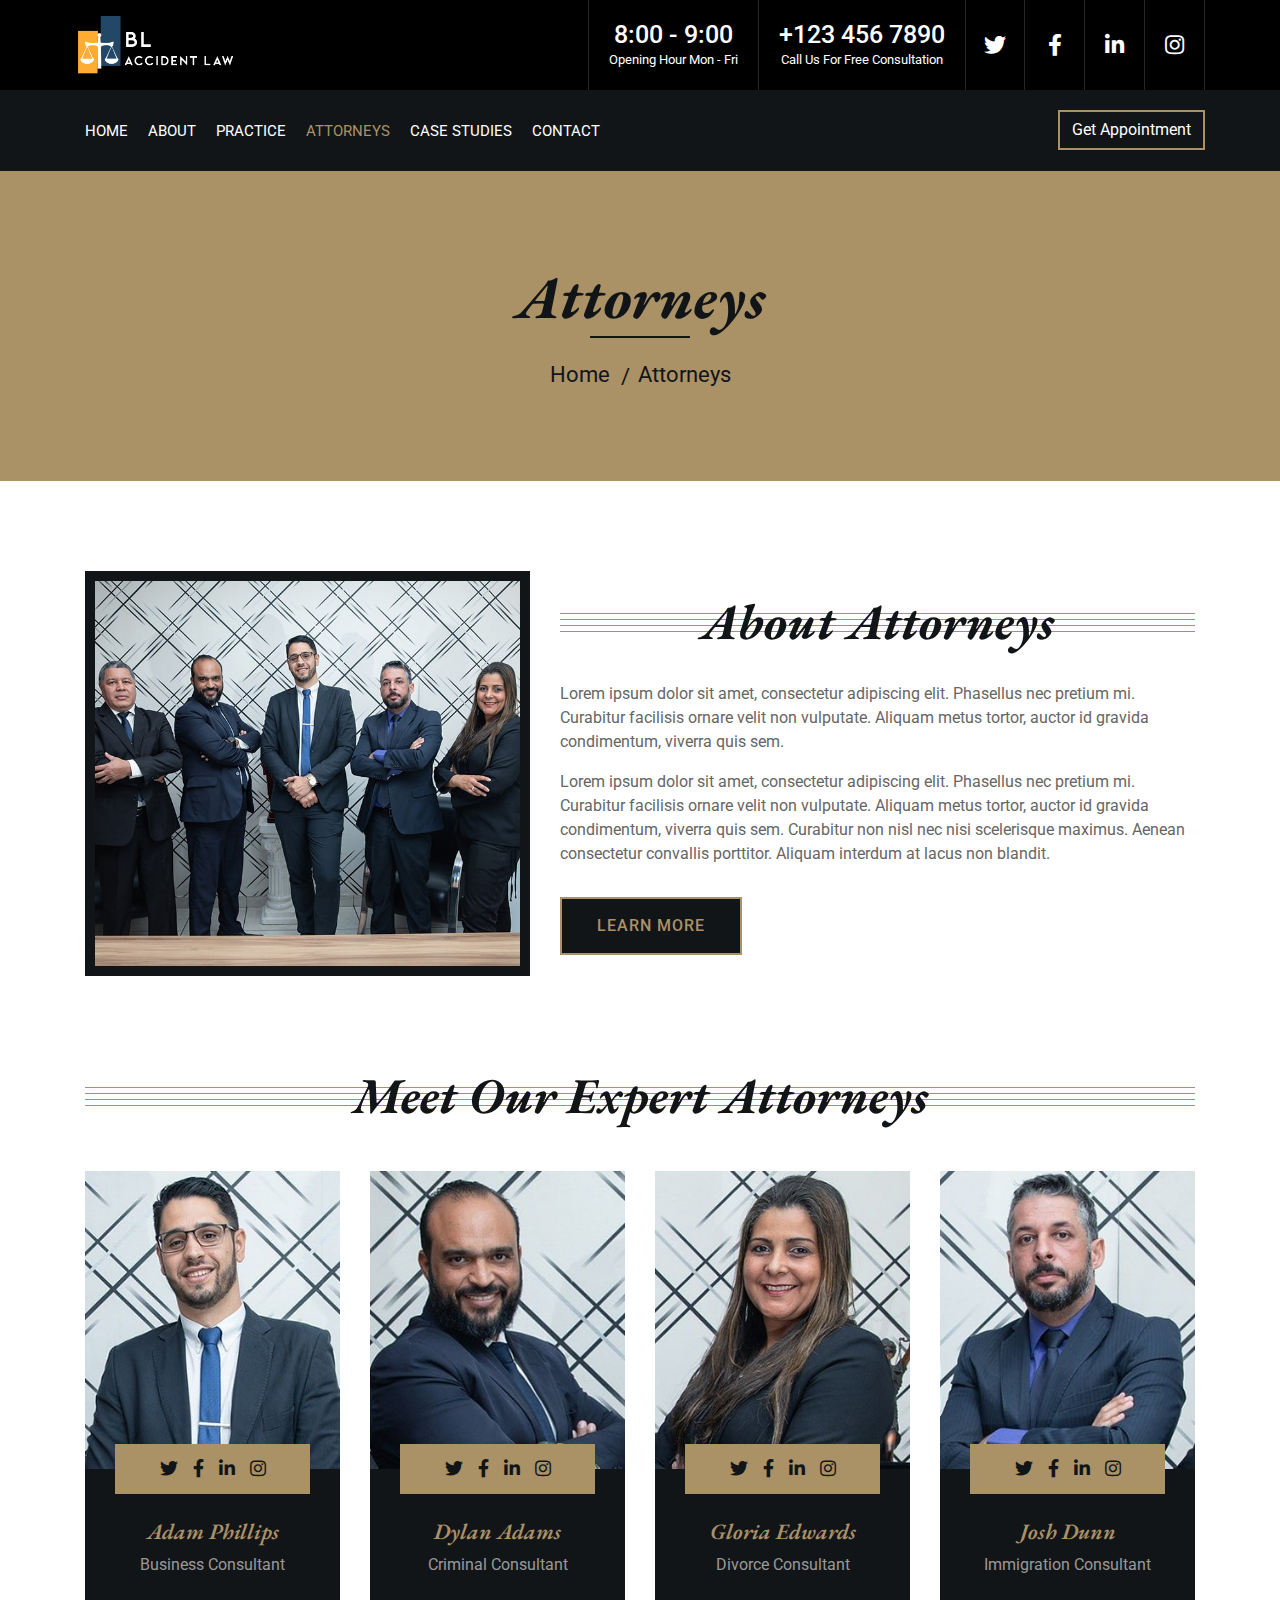
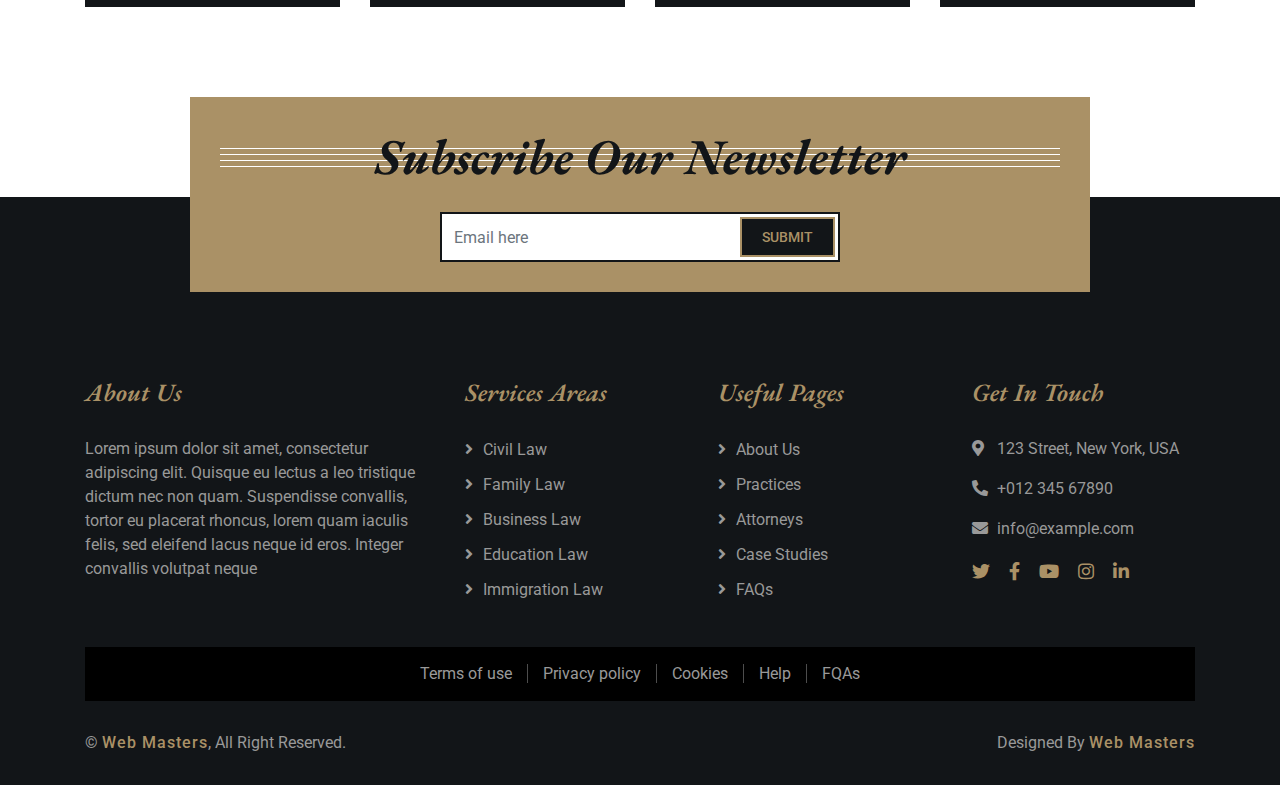
<file: team.html>
<!DOCTYPE html>
<html lang="en">
    <head>
        <meta charset="utf-8">
        <title>Web Masters</title>
        <meta content="width=device-width, initial-scale=1.0" name="viewport">
        <meta content="Law Firm" name="keywords">
        <meta content="Law Firm" name="description">

        <!-- Favicon -->
        <link href="img/favicon.ico" rel="icon">

        <!-- Google Font -->
        <link href="https://fonts.googleapis.com/css2?family=EB+Garamond:ital,wght@1,600;1,700;1,800&family=Roboto:wght@400;500&display=swap" rel="stylesheet"> 
        
        <!-- CSS Libraries -->
        <link href="https://stackpath.bootstrapcdn.com/bootstrap/4.4.1/css/bootstrap.min.css" rel="stylesheet">
        <link href="https://cdnjs.cloudflare.com/ajax/libs/font-awesome/5.10.0/css/all.min.css" rel="stylesheet">
        <link href="lib/animate/animate.min.css" rel="stylesheet">
        <link href="lib/owlcarousel/assets/owl.carousel.min.css" rel="stylesheet">

        <!-- Template Stylesheet -->
        <link href="css/style.css" rel="stylesheet">
    </head>

    <body>
        <div class="wrapper">
            <!-- Top Bar Start -->
            <div class="top-bar">
                <div class="container-fluid">
                    <div class="row">
                        <div class="col-lg-3">
                            <div class="logo">
                                <a href="index.html">
                                    <!-- <h1>Kanun</h1> -->
                                    <img src="img/logo.png" alt="Logo">
                                </a>
                            </div>
                        </div>
                        <div class="col-lg-9">
                            <div class="top-bar-right">
                                <div class="text">
                                    <h2>8:00 - 9:00</h2>
                                    <p>Opening Hour Mon - Fri</p>
                                </div>
                                <div class="text">
                                    <h2>+123 456 7890</h2>
                                    <p>Call Us For Free Consultation</p>
                                </div>
                                <div class="social">
                                    <a href=""><i class="fab fa-twitter"></i></a>
                                    <a href=""><i class="fab fa-facebook-f"></i></a>
                                    <a href=""><i class="fab fa-linkedin-in"></i></a>
                                    <a href=""><i class="fab fa-instagram"></i></a>
                                </div>
                            </div>
                        </div>
                    </div>
                </div>
            </div>
            <!-- Top Bar End -->

            <!-- Nav Bar Start -->
            <div class="nav-bar">
                <div class="container-fluid">
                    <nav class="navbar navbar-expand-lg bg-dark navbar-dark">
                        <a href="#" class="navbar-brand">MENU</a>
                        <button type="button" class="navbar-toggler" data-toggle="collapse" data-target="#navbarCollapse">
                            <span class="navbar-toggler-icon"></span>
                        </button>

                        <div class="collapse navbar-collapse justify-content-between" id="navbarCollapse">
                            <div class="navbar-nav mr-auto">
                                <a href="index.html" class="nav-item nav-link">Home</a>
                                <a href="about.html" class="nav-item nav-link">About</a>
                                <a href="service.html" class="nav-item nav-link">Practice</a>
                                <a href="team.html" class="nav-item nav-link active">Attorneys</a>
                                <a href="portfolio.html" class="nav-item nav-link">Case Studies</a>
                                <!-- <div class="nav-item dropdown">
                                    <a href="#" class="nav-link dropdown-toggle" data-toggle="dropdown">Pages</a>
                                    <div class="dropdown-menu">
                                        <a href="single-page.html" class="dropdown-item">Blog Page</a>
                                        <a href="#" class="dropdown-item">Single Page</a>
                                    </div>
                                </div> -->
                                <a href="contact.html" class="nav-item nav-link">Contact</a>
                            </div>
                            <div class="ml-auto">
                                <a class="btn" href="">Get Appointment</a>
                            </div>
                        </div>
                    </nav>
                </div>
            </div>
            <!-- Nav Bar End -->
            
            
            <!-- Page Header Start -->
            <div class="page-header">
                <div class="container">
                    <div class="row">
                        <div class="col-12">
                            <h2>Attorneys</h2>
                        </div>
                        <div class="col-12">
                            <a href="">Home</a>
                            <a href="">Attorneys</a>
                        </div>
                    </div>
                </div>
            </div>
            <!-- Page Header End -->


            <!-- About Start -->
            <div class="about">
                <div class="container">
                    <div class="row align-items-center">
                        <div class="col-lg-5 col-md-6">
                            <div class="about-img">
                                <img src="img/about.jpg" alt="Image">
                            </div>
                        </div>
                        <div class="col-lg-7 col-md-6">
                            <div class="section-header">
                                <h2>About Attorneys</h2>
                            </div>
                            <div class="about-text">
                                <p>
                                    Lorem ipsum dolor sit amet, consectetur adipiscing elit. Phasellus nec pretium mi. Curabitur facilisis ornare velit non vulputate. Aliquam metus tortor, auctor id gravida condimentum, viverra quis sem.
                                </p>
                                <p>
                                    Lorem ipsum dolor sit amet, consectetur adipiscing elit. Phasellus nec pretium mi. Curabitur facilisis ornare velit non vulputate. Aliquam metus tortor, auctor id gravida condimentum, viverra quis sem. Curabitur non nisl nec nisi scelerisque maximus. Aenean consectetur convallis porttitor. Aliquam interdum at lacus non blandit.
                                </p>
                                <a class="btn" href="">Learn More</a>
                            </div>
                        </div>
                    </div>
                </div>
            </div>
            <!-- About End -->


            <!-- Team Start -->
            <div class="team">
                <div class="container">
                    <div class="section-header">
                        <h2>Meet Our Expert Attorneys</h2>
                    </div>
                    <div class="row">
                        <div class="col-lg-3 col-md-6">
                            <div class="team-item">
                                <div class="team-img">
                                    <img src="img/team-1.jpg" alt="Team Image">
                                </div>
                                <div class="team-text">
                                    <h2>Adam Phillips</h2>
                                    <p>Business Consultant</p>
                                    <div class="team-social">
                                        <a class="social-tw" href=""><i class="fab fa-twitter"></i></a>
                                        <a class="social-fb" href=""><i class="fab fa-facebook-f"></i></a>
                                        <a class="social-li" href=""><i class="fab fa-linkedin-in"></i></a>
                                        <a class="social-in" href=""><i class="fab fa-instagram"></i></a>
                                    </div>
                                </div>
                            </div>
                        </div>
                        <div class="col-lg-3 col-md-6">
                            <div class="team-item">
                                <div class="team-img">
                                    <img src="img/team-2.jpg" alt="Team Image">
                                </div>
                                <div class="team-text">
                                    <h2>Dylan Adams</h2>
                                    <p>Criminal Consultant</p>
                                    <div class="team-social">
                                        <a class="social-tw" href=""><i class="fab fa-twitter"></i></a>
                                        <a class="social-fb" href=""><i class="fab fa-facebook-f"></i></a>
                                        <a class="social-li" href=""><i class="fab fa-linkedin-in"></i></a>
                                        <a class="social-in" href=""><i class="fab fa-instagram"></i></a>
                                    </div>
                                </div>
                            </div>
                        </div>
                        <div class="col-lg-3 col-md-6">
                            <div class="team-item">
                                <div class="team-img">
                                    <img src="img/team-3.jpg" alt="Team Image">
                                </div>
                                <div class="team-text">
                                    <h2>Gloria Edwards</h2>
                                    <p>Divorce Consultant</p>
                                    <div class="team-social">
                                        <a class="social-tw" href=""><i class="fab fa-twitter"></i></a>
                                        <a class="social-fb" href=""><i class="fab fa-facebook-f"></i></a>
                                        <a class="social-li" href=""><i class="fab fa-linkedin-in"></i></a>
                                        <a class="social-in" href=""><i class="fab fa-instagram"></i></a>
                                    </div>
                                </div>
                            </div>
                        </div>
                        <div class="col-lg-3 col-md-6">
                            <div class="team-item">
                                <div class="team-img">
                                    <img src="img/team-4.jpg" alt="Team Image">
                                </div>
                                <div class="team-text">
                                    <h2>Josh Dunn</h2>
                                    <p>Immigration Consultant</p>
                                    <div class="team-social">
                                        <a class="social-tw" href=""><i class="fab fa-twitter"></i></a>
                                        <a class="social-fb" href=""><i class="fab fa-facebook-f"></i></a>
                                        <a class="social-li" href=""><i class="fab fa-linkedin-in"></i></a>
                                        <a class="social-in" href=""><i class="fab fa-instagram"></i></a>
                                    </div>
                                </div>
                            </div>
                        </div>
                    </div>
                </div>
            </div>
            <!-- Team End -->


            <!-- Newsletter Start -->
            <div class="newsletter">
                <div class="container">
                    <div class="section-header">
                        <h2>Subscribe Our Newsletter</h2>
                    </div>
                    <div class="form">
                        <input class="form-control" placeholder="Email here">
                        <button class="btn">Submit</button>
                    </div>
                </div>
            </div>
            <!-- Newsletter End -->


            <!-- Footer Start -->
            <div class="footer">
                <div class="container">
                    <div class="row">
                        <div class="col-md-6 col-lg-4">
                            <div class="footer-about">
                                <h2>About Us</h2>
                                <p>
                                    Lorem ipsum dolor sit amet, consectetur adipiscing elit. Quisque eu lectus a leo tristique dictum nec non quam. Suspendisse convallis, tortor eu placerat rhoncus, lorem quam iaculis felis, sed eleifend lacus neque id eros. Integer convallis volutpat neque
                                </p>
                            </div>
                        </div>
                        <div class="col-md-6 col-lg-8">
                            <div class="row">
                        <div class="col-md-6 col-lg-4">
                            <div class="footer-link">
                                <h2>Services Areas</h2>
                                <a href="">Civil Law</a>
                                <a href="">Family Law</a>
                                <a href="">Business Law</a>
                                <a href="">Education Law</a>
                                <a href="">Immigration Law</a>
                            </div>
                        </div>
                        <div class="col-md-6 col-lg-4">
                            <div class="footer-link">
                                <h2>Useful Pages</h2>
                                <a href="">About Us</a>
                                <a href="">Practices</a>
                                <a href="">Attorneys</a>
                                <a href="">Case Studies</a>
                                <a href="">FAQs</a>
                            </div>
                        </div>
                        <div class="col-md-6 col-lg-4">
                            <div class="footer-contact">
                                <h2>Get In Touch</h2>
                                <p><i class="fa fa-map-marker-alt"></i>123 Street, New York, USA</p>
                                <p><i class="fa fa-phone-alt"></i>+012 345 67890</p>
                                <p><i class="fa fa-envelope"></i>info@example.com</p>
                                <div class="footer-social">
                                    <a href=""><i class="fab fa-twitter"></i></a>
                                    <a href=""><i class="fab fa-facebook-f"></i></a>
                                    <a href=""><i class="fab fa-youtube"></i></a>
                                    <a href=""><i class="fab fa-instagram"></i></a>
                                    <a href=""><i class="fab fa-linkedin-in"></i></a>
                                </div>
                            </div>
                        </div>
                        </div>
                    </div>
                    </div>
                </div>
                <div class="container footer-menu">
                    <div class="f-menu">
                        <a href="">Terms of use</a>
                        <a href="">Privacy policy</a>
                        <a href="">Cookies</a>
                        <a href="">Help</a>
                        <a href="">FQAs</a>
                    </div>
                </div>
                <div class="container copyright">
                    <div class="row">
                        <div class="col-md-6">
                            <p>&copy; <a href="">Web Masters</a>, All Right Reserved.</p>
                        </div>
                        <div class="col-md-6">
                            <p>Designed By <a href="">Web Masters</a></p>
                        </div>
                    </div>
                </div>
            </div>
            <!-- Footer End -->
            
            <a href="#" class="back-to-top"><i class="fa fa-chevron-up"></i></a>
        </div>

        <!-- JavaScript Libraries -->
        <script src="https://code.jquery.com/jquery-3.4.1.min.js"></script>
        <script src="https://stackpath.bootstrapcdn.com/bootstrap/4.4.1/js/bootstrap.bundle.min.js"></script>
        <script src="lib/easing/easing.min.js"></script>
        <script src="lib/owlcarousel/owl.carousel.min.js"></script>
        <script src="lib/isotope/isotope.pkgd.min.js"></script>

        <!-- Template Javascript -->
        <script src="js/main.js"></script>
    </body>
</html>
</file>
<file: css/style.css>
/*******************************/
/********* General CSS *********/
/*******************************/
body {
    color: #666666;
    background: #ffffff;
    font-family: 'Roboto', sans-serif;
    font-weight: 400;
}

h1,
h2, 
h3, 
h4,
h5, 
h6 {
    font-family: 'EB Garamond', serif;
    font-weight: 600;
    font-style: italic;
    color: #121518;
}

a {
    color: #454545;
    transition: .3s;
}

a:hover,
a:active,
a:focus {
    color: #aa9166;
    outline: none;
    text-decoration: none;
}

.btn:focus {
    box-shadow: none;
}

.wrapper {
    position: relative;
    width: 100%;
    max-width: 1366px;
    margin: 0 auto;
    background: #ffffff;
}

.back-to-top {
    position: fixed;
    display: none;
    background: #aa9166;
    color: #121518;
    width: 44px;
    height: 44px;
    text-align: center;
    line-height: 1;
    font-size: 22px;
    right: 15px;
    bottom: 15px;
    transition: background 0.5s;
    z-index: 9;
}

.back-to-top:hover {
    color: #aa9166;
    background: #121518;
}

.back-to-top i {
    padding-top: 10px;
}


/**********************************/
/********** Top Bar CSS ***********/
/**********************************/
.top-bar {
    position: relative;
    height: 90px;
    background: #000000;
}

.top-bar .logo {
    padding: 15px 0;
    text-align: left;
    overflow: hidden;
}

.top-bar .logo h1 {
    margin: 0;
    color: #aa9166;
    font-size: 75px;
    line-height: 55px;
    font-weight: 800;
}

.top-bar .logo img {
    max-width: 100%;
    max-height: 60px;
}

.top-bar .top-bar-right {
    display: flex;
    align-items: center;
    justify-content: flex-end;
}

.top-bar .text {
    display: flex;
    align-items: center;
    justify-content: center;
    flex-direction: column;
    height: 90px;
    padding: 0 20px;
    text-align: center;
    border-left: 1px solid rgba(255, 255, 255, .15);
}

.top-bar .text h2 {
    color: #ffffff;
    font-family: 'Roboto', sans-serif;
    font-weight: 500;
    font-style: normal;
    font-size: 25px;
    margin: 0;
}

.top-bar .text p {
    color: #ffffff;
    font-size: 13px;
    margin: 0;
}

.top-bar .social {
    display: flex;
    height: 90px;
    font-size: 0;
    justify-content: flex-end;
}

.top-bar .social a {
    display: flex;
    align-items: center;
    justify-content: center;
    width: 60px;
    height: 100%;
    font-size: 22px;
    color: #ffffff;
    border-right: 1px solid rgba(255, 255, 255, .15);
}

.top-bar .social a:first-child {
    border-left: 1px solid rgba(255, 255, 255, .15);
}

.top-bar .social a:hover {
    color: #aa9166;
    background: #ffffff;
}

@media (min-width: 992px) {
    .top-bar {
        padding: 0 60px;
    }
}

@media (max-width: 991.98px) {
    .top-bar .logo {
        text-align: center;
    }
    
    .top-bar .social {
        display: none;
    }
}


/**********************************/
/*********** Nav Bar CSS **********/
/**********************************/
.nav-bar {
    position: relative;
    padding: 20px 0;
    transition: .3s;
}

.nav-bar.nav-sticky {
    position: fixed;
    top: 0;
    width: 100%;
    padding: 10px 0;
    box-shadow: 0 2px 5px rgba(0, 0, 0, .3);
    z-index: 999;
}

.nav-bar .navbar {
    height: 100%;
    padding: 0;
}

.navbar-dark .navbar-nav .nav-link,
.navbar-dark .navbar-nav .nav-link:focus,
.navbar-dark .navbar-nav .nav-link:hover,
.navbar-dark .navbar-nav .nav-link.active {
    padding: 10px 10px 8px 10px;
    color: #ffffff;
}

.navbar-dark .navbar-nav .nav-link:hover,
.navbar-dark .navbar-nav .nav-link.active {
    color: #aa9166;
    transition: none;
}

.nav-bar .dropdown-menu {
    margin-top: 0;
    border: 0;
    border-radius: 0;
    background: #f8f9fa;
}

.nav-bar .btn {
    color: #ffffff;
    border: 2px solid #aa9166;
    border-radius: 0;
}

.nav-bar .btn:hover {
    background: #aa9166;
}

@media (min-width: 992px) {
    .nav-bar {
        padding: 20px 60px;
    }
    
    .nav-bar.nav-sticky {
        padding: 10px 60px;
    }
    
    .nav-bar,
    .nav-bar .navbar {
        background: #121518 !important;
    }
    
    .nav-bar .navbar-brand {
        display: none;
    }
    
    .nav-bar a.nav-link {
        padding: 8px 15px;
        font-size: 15px;
        text-transform: uppercase;
    }
}

@media (max-width: 991.98px) {   
    .nav-bar,
    .nav-bar .navbar {
        padding: 3px 0;
        background: #121518 !important;
    }
    
    .nav-bar a.nav-link {
        padding: 5px;
    }
    
    .nav-bar .dropdown-menu {
        box-shadow: none;
    }
    
    .nav-bar .btn {
        display: none;
    }
}


/*******************************/
/******** Carousel CSS *********/
/*******************************/
.carousel {
    position: relative;
    width: 100%;
    height: calc(100vh - 170px);
    margin: 0 auto;
    text-align: center;
    overflow: hidden;
}

.carousel .carousel-inner,
.carousel .carousel-item {
    position: relative;
    width: 100%;
    height: 100%;
}

.carousel .carousel-item img {
    width: 100%;
    height: 100%;
    object-fit: cover;
}

.carousel .carousel-item::after {
    position: absolute;
    content: "";
    width: 100%;
    height: 100%;
    top: 0;
    left: 0;
    background: rgba(0, 0, 0, .3);
    z-index: 1;
}

.carousel .carousel-caption {
    position: absolute;
    top: 0;
    bottom: 0;
    display: flex;
    align-items: center;
    justify-content: center;
    flex-direction: column;
    height: calc(100vh - 170px);
}

.carousel .carousel-caption h1 {
    color: #ffffff;
    font-size: 60px;
    font-weight: 700;
    margin-bottom: 20px;
}

.carousel .carousel-caption p {
    color: #ffffff;
    font-size: 25px;
    margin-bottom: 25px;
}

.carousel .carousel-caption .btn {
    padding: 15px 35px;
    font-size: 18px;
    font-weight: 500;
    letter-spacing: 1px;
    text-transform: uppercase;
    color: #aa9166;
    background: #121518;
    border: 2px solid #aa9166;
    border-radius: 0;
    transition: .3s;
}

.carousel .carousel-caption .btn:hover {
    color: #121518;
    background: #aa9166;
}

@media (max-width: 767.98px) {
    .carousel .carousel-caption h1 {
        font-size: 40px;
        font-weight: 700;
    }
    
    .carousel .carousel-caption p {
        font-size: 20px;
    }
    
    .carousel .carousel-caption .btn {
        padding: 12px 30px;
        font-size: 18px;
        font-weight: 500;
        letter-spacing: 0;
    }
}

@media (max-width: 575.98px) {
    .carousel .carousel-caption h1 {
        font-size: 30px;
        font-weight: 500;
    }
    
    .carousel .carousel-caption p {
        font-size: 16px;
    }
    
    .carousel .carousel-caption .btn {
        padding: 10px 25px;
        font-size: 16px;
        font-weight: 400;
        letter-spacing: 0;
    }
}

.carousel .animated {
    -webkit-animation-duration: 1.5s;
    animation-duration: 1.5s;
}


/*******************************/
/******* Page Header CSS *******/
/*******************************/
.page-header {
    position: relative;
    margin-bottom: 45px;
    padding: 90px 0;
    text-align: center;
    background: #aa9166;
}

.page-header h2 {
    position: relative;
    color: #121518;
    font-size: 60px;
    font-weight: 700;
    margin-bottom: 20px;
    padding-bottom: 5px;
}

.page-header h2::after {
    position: absolute;
    content: "";
    width: 100px;
    height: 2px;
    left: calc(50% - 50px);
    bottom: 0;
    background: #121518;
}

.page-header a {
    position: relative;
    padding: 0 12px;
    font-size: 22px;
    color: #121518;
}

.page-header a:hover {
    color: #ffffff;
}

.page-header a::after {
    position: absolute;
    content: "/";
    width: 8px;
    height: 8px;
    top: -2px;
    right: -7px;
    text-align: center;
    color: #121518;
}

.page-header a:last-child::after {
    display: none;
}

@media (max-width: 767.98px) {
    .page-header h2 {
        font-size: 35px;
    }
    
    .page-header a {
        font-size: 18px;
    }
}


/*******************************/
/******* Section Header ********/
/*******************************/
.section-header {
    position: relative;
    width: 100%;
    text-align: center;
    margin-bottom: 45px;
}

.section-header h2 {
    margin: 0;
    position: relative;
    font-size: 50px;
    font-weight: 700;
    white-space: nowrap;
    z-index: 1;
}

.section-header h2::before {
    position: absolute;
    content: "";
    width: 100%;
    height: 7px;
    left: 0;
    top: 21px;
    background: transparent;
    border-top: 1px solid #aa9166;
    border-bottom: 1px solid #aa9166;
    z-index: -1;
}

.section-header h2::after {
    position: absolute;
    content: "";
    width: 100%;
    height: 7px;
    left: 0;
    bottom: 20px;
    background: transparent;
    border-top: 1px solid #aa9166;
    border-bottom: 1px solid #aa9166;
    z-index: -1;
}

@media (max-width: 767.98px) {
    .section-header h2 {
        font-size: 30px;
    }
}

/*******************************/
/******** Top Feature CSS ******/
/*******************************/
.feature-top {
    position: relative;
    background: #121518;
    margin-bottom: 45px;
}

.feature-top .col-md-3 {
    border-right: 1px solid rgba(255, 255, 255, .1);
    border-bottom: 1px solid rgba(255, 255, 255, .1);
}

@media (max-width: 575.98px) {
    .feature-top .col-md-3:nth-child(1n) {
        border-right: none;
    }
    
    .feature-top .col-md-3:last-child {
        border-bottom: none;
    }
}

@media (min-width: 576px) and (max-width: 767.98px) {
    .feature-top .col-md-3:nth-child(2n) {
        border-right: none;
    }
    
    .feature-top .col-md-3:nth-child(3n),
    .feature-top .col-md-3:nth-child(4n) {
        border-bottom: none;
    }
}

@media (min-width: 768px) {
    .feature-top .col-md-3 {
        border-bottom: none;
    }
    
    .feature-top .col-md-3:nth-child(4n) {
        border-right: none;
    }
}

.feature-top .feature-item {
    padding: 30px 0;
    text-align: center;
}

.feature-top .feature-item i {
    color: #aa9166;
    font-size: 35px;
    margin-bottom: 10px;
}

.feature-top .feature-item h3 {
    color: #ffffff;
    font-size: 30px;
    font-weight: 600;
}

.feature-top .feature-item p {
    color: #999999;
    margin: 0;
    font-size: 18px;
}


/*******************************/
/********** About CSS **********/
/*******************************/
.about {
    position: relative;
    width: 100%;
    padding: 45px 0;
}

.about .section-header {
    margin-bottom: 30px;
}

.about .about-img {
    position: relative;
    height: 100%;
    padding: 10px;
    background: #121518;
}

.about .about-img img {
    width: 100%;
    height: 100%;
    object-fit: cover;
}

.about .about-text p {
    font-size: 16px;
}

.about .about-text a.btn {
    position: relative;
    margin-top: 15px;
    padding: 15px 35px;
    font-size: 16px;
    font-weight: 500;
    letter-spacing: 1px;
    text-transform: uppercase;
    color: #aa9166;
    border: 2px solid #aa9166;
    border-radius: 0;
    background: #121518;
    transition: .3s;
}

.about .about-text a.btn:hover {
    color: #121518;
    background: #aa9166;
}

@media (max-width: 767.98px) {
    .about .about-img {
        margin-bottom: 30px;
        height: auto;
    }
}


/*******************************/
/********* Service CSS *********/
/*******************************/
.service {
    position: relative;
    width: 100%;
    padding: 45px 0 15px 0;
}

.service .service-item {
    position: relative;
    width: 100%;
    text-align: center;
    background: #121518;
    margin-bottom: 30px;
}

.service .service-icon {
    height: 200px;
    position: relative;
    display: flex;
    align-items: center;
    justify-content: center;
    background: #000000;
}

.service .service-icon i {
    width: 100px;
    height: 100px;
    padding: 20px 0;
    text-align: center;
    font-size: 60px;
    color: #aa9166;
    background: #121518;
    transition: .5s;
}

.service .service-item:hover .service-icon i {
    margin-top: -15px;
}

.service .service-item h3 {
    margin: 0;
    padding: 25px 15px 15px 15px;
    font-size: 30px;
    font-weight: 600;
    color: #aa9166;
}

.service .service-item p {
    margin: 0;
    color: #999999;
    padding: 0 25px 25px 25px;
    font-size: 18px;
}

.service .service-item a.btn {
    position: relative;
    margin-bottom: 30px;
    padding: 10px 20px;
    font-size: 14px;
    font-weight: 500;
    letter-spacing: 1px;
    text-transform: uppercase;
    color: #aa9166;
    border: 2px solid #aa9166;
    border-radius: 0;
    background: #121518;
    transition: .3s;
}

.service .service-item:hover a.btn {
    color: #121518;
    background: #aa9166;
}


/*******************************/
/********* Feature CSS *********/
/*******************************/
.feature {
    position: relative;
    width: 100%;
    padding: 45px 0;
}

.feature .feature-item {
    margin-bottom: 30px;
}

.feature .feature-icon {
    height: 180px;
    position: relative;
    display: flex;
    align-items: center;
    justify-content: center;
    background: #121518;
}

.feature .feature-icon i {
    width: 100px;
    height: 100px;
    padding: 20px 0;
    text-align: center;
    font-size: 60px;
    color: #aa9166;
    background: #000000;
    transition: .5s;
}

.feature .feature-item:hover .feature-icon i {
    margin-right: -15px;
}

.feature .feature-item h3 {
    position: relative;
    margin-bottom: 15px;
    padding-bottom: 10px;
    font-size: 30px;
    font-weight: 600;
}

.feature .feature-item h3::after {
    position: absolute;
    content: "";
    width: 50px;
    height: 2px;
    left: 0;
    bottom: 0;
    background: #aa9166;
}

.feature .feature-item p {
    margin: 0;
    font-size: 16px;
}

.feature .feature-img {
    position: relative;
    height: 100%;
    padding: 10px;
    background: #121518;
}

.feature .feature-img img {
    width: 100%;
    height: 100%;
    object-fit: cover;
}


/*******************************/
/*********** Team CSS **********/
/*******************************/
.team {
    position: relative;
    width: 100%;
    padding: 45px 0 15px 0;
}

.team .team-item {
    margin-bottom: 30px;
}

.team .team-img {
    position: relative;
}

.team .team-img img {
    width: 100%;
}

.team .team-text {
    position: relative;
    padding: 50px 15px 30px 15px;
    text-align: center;
    background: #121518;
}

.team .team-text h2 {
    font-size: 22px;
    font-weight: 600;
    color: #aa9166;
}

.team .team-text p {
    margin: 0;
    color: #999999;
}

.team .team-social {
    position: absolute;
    width: calc(100% - 60px);
    height: 50px;
    top: -25px;
    left: 30px;
    display: flex;
    align-items: center;
    justify-content: center;
    background: #aa9166;
    font-size: 0;
    transition: .5s;
}

.team .team-item:hover .team-social {
    width: 100%;
    left: 0;
}

.team .team-social a {
    display: inline-block;
    margin-right: 15px;
    font-size: 18px;
    text-align: center;
    color: #121518;
    transition: .3s;
}

.team .team-social a:last-child {
    margin-right: 0;
}

.team .team-social a:hover {
    color: #ffffff;
}


/*******************************/
/*********** FAQs CSS **********/
/*******************************/
.faqs {
    position: relative;
    width: 100%;
    padding: 45px 0;
}

.faqs .faqs-img {
    position: relative;
    height: 100%;
    padding: 10px;
    background: #121518;
}

.faqs .faqs-img img {
    width: 100%;
    height: 100%;
    object-fit: cover;
}

@media(max-width: 767.98px) {
    .faqs .faqs-img {
        margin-bottom: 30px;
        height: auto;
    }
}

.faqs .card {
    margin-bottom: 15px;
    padding-top: 15px;
    border: none;
    border-radius: 0;
    border-top: 1px solid #aa9166;
}

.faqs .card:last-child {
    margin-bottom: 0;
    padding-bottom: 15px;
    border-bottom: 1px solid #aa9166;
}

.faqs .card-header {
    padding: 0;
    border: none;
    background: #ffffff;
}

.faqs .card-header a {
    display: block;
    width: 100%;
    color: #121518;
    font-size: 18px;
    line-height: 40px;
}

.faqs .card-header a span {
    display: inline-block;
    width: 40px;
    height: 40px;
    margin-right: 10px;
    text-align: center;
    background: #121518;
    color: #aa9166;
    font-weight: 700;
}

.faqs .card-header [data-toggle="collapse"]:after {
    font-family: 'font Awesome 5 Free';
    content: "\f067";
    float: right;
    color: #121518;
    font-size: 12px;
    font-weight: 900;
    transition: .3s;
}

.faqs .card-header [data-toggle="collapse"][aria-expanded="true"]:after {
    font-family: 'font Awesome 5 Free';
    content: "\f068";
    float: right;
    color: #121518;
    font-size: 12px;
    font-weight: 900;
    transition: .3s;
}

.faqs .card-body {
    padding: 15px 0 0 0;
    font-size: 16px;
    border: none;
    background: #ffffff;
}

.faqs a.btn {
    position: relative;
    margin-top: 15px;
    padding: 15px 35px;
    font-size: 16px;
    font-weight: 500;
    letter-spacing: 1px;
    text-transform: uppercase;
    color: #aa9166;
    border: 2px solid #aa9166;
    border-radius: 0;
    background: #121518;
    transition: .3s;
}

.faqs a.btn:hover {
    color: #121518;
    background: #aa9166;
}


/*******************************/
/******* Testimonial CSS *******/
/*******************************/
.testimonial {
    position: relative;
    padding: 45px 0;
}

.testimonial .testimonials-carousel {
    position: relative;
    width: calc(100% + 30px);
    left: -15px;
    right: -15px;
}

.testimonial .testimonial-item {
    position: relative;
    margin: 0 15px;
    padding: 30px;
    background: #121518;
    overflow: hidden;
}

.testimonial .testimonial-item i {
    position: absolute;
    top: 0;
    right: 0;
    color: #333333;
    font-size: 60px;
    transform: rotate(45deg);
    z-index: 1;
}

.testimonial .testimonial-item .col-12 {
    margin-top: 20px;
}

.testimonial .testimonial-item img {
    width: 100%;
}

.testimonial .testimonial-item h2 {
    color: #aa9166;
    font-size: 22px;
    font-weight: 600;
    margin-bottom: 5px;
}

.testimonial .testimonial-item p {
    color: #999999;
    font-size: 16px;
    margin: 0;
}

.testimonial .owl-nav,
.testimonial .owl-dots {
    margin-top: 15px;
    text-align: center;
}

.testimonial .owl-dot {
    display: inline-block;
    margin: 0 5px;
    width: 12px;
    height: 12px;
    border-radius: 50%;
    background: #aa9166;
}

.testimonial .owl-dot.active {
    background: #121518;
}


/*******************************/
/*********** Blog CSS **********/
/*******************************/
.blog {
    position: relative;
    width: 100%;
    padding: 45px 0;
}

.blog .blog-carousel {
    position: relative;
    width: calc(100% + 30px);
    left: -15px;
    right: -15px;
}

.blog .blog-item {
    position: relative;
    margin: 0 15px;
    background: #ffffff;
    overflow: hidden;
}

.blog .blog-page .blog-item {
    margin: 0 0 30px 0;
}

.blog .blog-item img {
    width: 100%;
    margin-bottom: 25px;
}

.blog .blog-item h3 {
    font-size: 25px;
    font-weight: 600;
}

.blog .blog-item .meta {
    padding: 0 0 15px 0;
}

.blog .blog-item .meta * {
    display: inline-block;
    margin: 0;
    padding: 0;
    font-size: 14px;
    color: #999999;
}

.blog .blog-item .meta i {
    margin: 0 2px 0 10px;
}

.blog .blog-item .meta i:first-child {
    margin-left: 0;
}

.blog .blog-item p {
    font-size: 16px;
}

.blog .blog-item a.btn {
    padding: 0;
    font-size: 14px;
    font-weight: 500;
    letter-spacing: 1px;
    text-transform: uppercase;
    color: #aa9166;
    transition: .3s;
}

.blog .blog-item a.btn i {
    margin-left: 10px;
}

.blog .blog-item a.btn:hover {
    color: #121518;
}

.blog .owl-nav,
.blog .owl-dots {
    margin-top: 15px;
    text-align: center;
}

.blog .owl-dot {
    display: inline-block;
    margin: 0 5px;
    width: 12px;
    height: 12px;
    border-radius: 50%;
    background: #aa9166;
}

.blog .owl-dot.active {
    background: #121518;
}

.blog .pagination .page-link {
    color: #121518;
    border-radius: 0;
    border-color: #aa9166;
}

.blog .pagination .page-link:hover,
.blog .pagination .page-item.active .page-link {
    color: #121518;
    background: #aa9166;
}

.blog .pagination .disabled .page-link {
    color: #999999;
}


/*******************************/
/********* Timeline CSS ********/
/*******************************/
.timeline {
    position: relative;
    padding: 45px 0;
}

.timeline .timeline-start {
    position: relative;
    width: calc(100% + 30px);
    left: -15px;
    right: -15px;
}

.timeline .timeline-container {
    padding: 0 15px;
    position: relative;
    background: inherit;
    width: 50%;
    margin-top: -5px;
}

.timeline .timeline-container.left {
    left: 0;
}

.timeline .timeline-container.right {
    left: 50%;
}

.timeline .timeline-container::before {
    content: '';
    position: absolute;
    width: 15px;
    height: 5px;
    background: #aa9166;
    z-index: 1;
}

.timeline .timeline-container.left::before {
    top: 0;
    right: 0;
}

.timeline .timeline-container.right::before {
    bottom: 0;
    left: 0;
}

.timeline .timeline-container::after {
    content: '';
    position: absolute;
    width: 15px;
    height: 5px;
    background: #aa9166;
    z-index: 1;
}

.timeline .timeline-container.left::after {
    bottom: 0;
    right: 0;
}

.timeline .timeline-container.right::after {
    top: 0;
    left: 0;
}

.timeline .timeline-container:first-child::before,
.timeline .timeline-container:last-child::before {
    display: none;
}

.timeline .timeline-container .timeline-content {
    padding: 30px;
    background: #121518;
    position: relative;
    border-right: 5px solid #aa9166;
}

.timeline .timeline-container.right .timeline-content {
    border-left: 5px solid #aa9166;
}

.timeline .timeline-container .timeline-content h2 {
    margin-bottom: 15px;
    font-size: 22px;
    font-weight: 600;
    color: #aa9166;
}

.timeline .timeline-container .timeline-content h2 span {
    display: inline-block;
    margin-right: 15px;
    padding: 5px 10px;
    color: #121518;
    background: #aa9166;
    font-family: 'Roboto', sans-serif;
    font-style: normal;
}

.timeline .timeline-container .timeline-content p {
    margin: 0;
    font-size: 16px;
    color: #999999;
}

@media (max-width: 767.98px) {
    .timeline .timeline-container {
        width: 100%;
        margin-top: 0;
        padding-left: 15px;
        padding-right: 15px;
        padding-bottom: 30px;
    }
    
    .timeline .timeline-container:last-child {
        padding-bottom: 0;
    }
    
    .timeline .timeline-container.right {
        left: 0%;
    }

    .timeline .timeline-container.left::after, 
    .timeline .timeline-container.right::after,
    .timeline .timeline-container.left::before,
    .timeline .timeline-container.right::before {
        width: 5px;
        height: 35px;
        left: 15px;
    }
    
    .timeline .timeline-container.left .timeline-content,
    .timeline .timeline-container.right .timeline-content {
        border-left: 5px solid #aa9166;
        border-right: none;
    }
}


/*******************************/
/******** Portfolio CSS ********/
/*******************************/
.portfolio {
    position: relative;
    padding: 45px 0;
    background: #ffffff;
}

.portfolio #portfolio-flters {
    padding: 0;
    margin: -15px 0 25px 0;
    list-style: none;
    font-size: 0;
    text-align: center;
}

.portfolio #portfolio-flters li,
.portfolio .load-more .btn {
    cursor: pointer;
    display: inline-block;
    margin: 5px;
    padding: 8px 15px;
    color: #aa9166;
    font-size: 14px;
    font-weight: 500;
    text-transform: uppercase;
    border-radius: 0;
    background: #121518;
    border: 2px solid #aa9166;
    transition: .3s;
}

.portfolio #portfolio-flters li:hover,
.portfolio #portfolio-flters li.filter-active {
    background: #aa9166;
    color: #121518;
}

.portfolio .load-more {
    text-align: center;
}

.portfolio .load-more .btn {
    padding: 15px 35px;
    font-size: 16px;
    transition: .3s;
}

.portfolio .load-more .btn:hover {
    color: #121518;
    background: #aa9166;
}

.portfolio .portfolio-item {
    position: relative;
    margin-bottom: 30px;
    overflow: hidden;
    transition: .5s;
}

.portfolio .portfolio-item:hover {
    margin-top: -10px;
}

.portfolio .portfolio-wrap {
    position: relative;
    width: 100%;
}

.portfolio img {
    position: relative;
    width: 100%; 
    height: 100%; 
    object-fit: cover;
}

.portfolio figure {
    position: absolute;
    padding: 30px;
    width: 100%;
    height: 100%;
    top: 0;
    left: 0;
    display: flex;
    align-items: flex-start;
    justify-content: flex-end;
    flex-direction: column;
    background: linear-gradient(rgba(0, 0, 0, .0), rgba(0, 0, 0, .0), rgba(0, 0, 0, 1) 90%);
}

.portfolio figure p {
    position: relative;
    margin-bottom: 5px;
    padding-bottom: 5px;
    color: #ffffff;
    font-size: 18px;
}

.portfolio figure p::after {
    position: absolute;
    content: "";
    width: 50px;
    height: 2px;
    left: 0;
    bottom: 0;
    background: #ffffff;
}

.portfolio figure a {
    font-family: 'EB Garamond', serif;
    color: #aa9166;
    font-size: 25px;
    font-weight: 600;
    font-style: italic;
    transition: .3s;
}

.portfolio figure a:hover {
    text-decoration: none;
    color: #ffffff;
}

.portfolio figure span {
    position: relative;
    color: #999999;
    font-size: 16px;
}


/*******************************/
/********* Contact CSS *********/
/*******************************/
.contact {
    position: relative;
    width: 100%;
    padding: 45px 0 15px 0;
}

.contact .contact-info {
    position: relative;
    margin-bottom: 30px;
    width: 100%;
    padding: 30px;
    background: #121518;
}

.contact .contact-item {
    position: relative;
    margin-bottom: 30px;
    padding: 30px;
    display: flex;
    align-items: flex-start;
    flex-direction: row;
    border: 2px solid #aa9166;
}

.contact .contact-item i {
    display: inline-block;
    width: 60px;
    height: 60px;
    display: flex;
    align-items: center;
    justify-content: center;
    font-size: 30px;
    color: #aa9166;
    border: 2px solid #aa9166;
}

.contact .contact-text {
    position: relative;
    width: auto;
    padding-left: 15px;
}

.contact .contact-text h2 {
    color: #aa9166;
    font-size: 25px;
    font-weight: 600;
}

.contact .contact-text p {
    margin: 0;
    color: #999999;
    font-size: 16px;
}

.contact .contact-item:last-child {
    margin-bottom: 0;
}

.contact .contact-form {
    position: relative;
    margin-bottom: 20px;
}

.contact .contact-form input {
    height: 60px;
    border-radius: 0;
    border-width: 2px;
    border-color: #121518;
}
.contact .contact-form select {
    height: 60px;
    border-radius: 0;
    border-width: 2px;
    border-color: #121518;
}

.contact .contact-form textarea {
    height: 190px;
    border-radius: 0;
    border-width: 2px;
    border-color: #121518;
}

.contact .contact-form .btn {
    padding: 16px 35px;
    font-size: 18px;
    font-weight: 500;
    letter-spacing: 1px;
    text-transform: uppercase;
    color: #aa9166;
    background: #121518;
    border: 2px solid #aa9166;
    border-radius: 0;
    transition: .3s;
}

.contact .contact-form .btn:hover {
    color: #121518;
    background: #aa9166;
}


/*******************************/
/******* Single Page CSS *******/
/*******************************/
.single {
    position: relative;
    width: 100%;
    padding: 45px 0 65px 0;
}

.single img {
    margin: 10px 0 15px 0;
}

.single .table,
.single .list-group {
    margin-bottom: 30px;
}

.single .ul-group {
    padding: 0;
    list-style: none;
}

.single .ul-group li {
    margin-left: 2px;
}

.single .ul-group li::before {
    position: relative;
    content: "\f0da";
    font-family: "Font Awesome 5 Free";
    font-weight: 900;
    margin-right: 10px;
}

.single .ol-group {
    padding-left: 18px;
}


/*******************************/
/********** Newsletter *********/
/*******************************/
.newsletter {
    position: relative;
    max-width: 900px;
    margin: 45px auto -140px auto;
    padding: 30px 15px;
    background: #aa9166;
    z-index: 1;
}

.newsletter .section-header {
    margin-bottom: 25px;
}

.newsletter .section-header h2::before,
.newsletter .section-header h2::after {
    border-color: #ffffff;
}

.newsletter .form {
    position: relative;
    max-width: 400px;
    margin: 0 auto;
}

.newsletter input {
    height: 50px;
    border: 2px solid #121518;
    border-radius: 0;
}

.newsletter .btn {
    position: absolute;
    top: 5px;
    right: 5px;
    height: 40px;
    padding: 8px 20px;
    font-size: 14px;
    font-weight: 500;
    text-transform: uppercase;
    color: #aa9166;
    background: #121518;
    border-radius: 0;
    border: 2px solid #aa9166;
    transition: .3s;
}

.newsletter .btn:hover {
    color: #121518;
    background: #aa9166;
}


/*******************************/
/********* Footer CSS **********/
/*******************************/
.footer {
    position: relative;
    margin-top: 45px;
    padding-top: 180px;
    background: #121518;
    color: #ffffff;
}

.footer .footer-about,
.footer .footer-link,
.footer .footer-contact {
    position: relative;
    margin-bottom: 45px;
    color: #999999;
}

.footer .footer-about h2,
.footer .footer-link h2,
.footer .footer-contact h2{
    position: relative;
    margin-bottom: 30px;
    font-size: 25px;
    font-weight: 600;
    color: #aa9166;
}

.footer .footer-link a {
    display: block;
    margin-bottom: 10px;
    color: #999999;
    transition: .3s;
}

.footer .footer-link a::before {
    position: relative;
    content: "\f105";
    font-family: "Font Awesome 5 Free";
    font-weight: 900;
    margin-right: 10px;
}

.footer .footer-link a:hover {
    color: #aa9166;
    letter-spacing: 1px;
}

.footer .footer-contact p i {
    width: 25px;
}

.footer .footer-social {
    position: relative;
    margin-top: 20px;
}

.footer .footer-social a {
    display: inline-block;
}

.footer .footer-social a i {
    margin-right: 15px;
    font-size: 18px;
    color: #aa9166;
}

.footer .footer-social a:last-child i {
    margin: 0;
}

.footer .footer-social a:hover i {
    color: #999999;
}

.footer .footer-menu .f-menu {
    position: relative;
    padding: 15px 0;
    background: #000000;
    font-size: 0;
    text-align: center;
}

.footer .footer-menu .f-menu a {
    color: #999999;
    font-size: 16px;
    margin-right: 15px;
    padding-right: 15px;
    border-right: 1px solid rgba(255, 255, 255, .3);
}

.footer .footer-menu .f-menu a:hover {
    color: #aa9166;
}

.footer .footer-menu .f-menu a:last-child {
    margin-right: 0;
    padding-right: 0;
    border-right: none;
}


.footer .copyright {
    padding: 30px 15px;
}

.footer .copyright p {
    margin: 0;
    color: #999999;
}

.footer .copyright .col-md-6:last-child p {
    text-align: right;
}

.footer .copyright p a {
    color: #aa9166;
    font-weight: 500;
    letter-spacing: 1px;
}

.footer .copyright p a:hover {
    color: #ffffff;
}

@media (max-width: 768px) {
    .footer .copyright p,
    .footer .copyright .col-md-6:last-child p {
        margin: 5px 0;
        text-align: center;
    }
}
</file>
